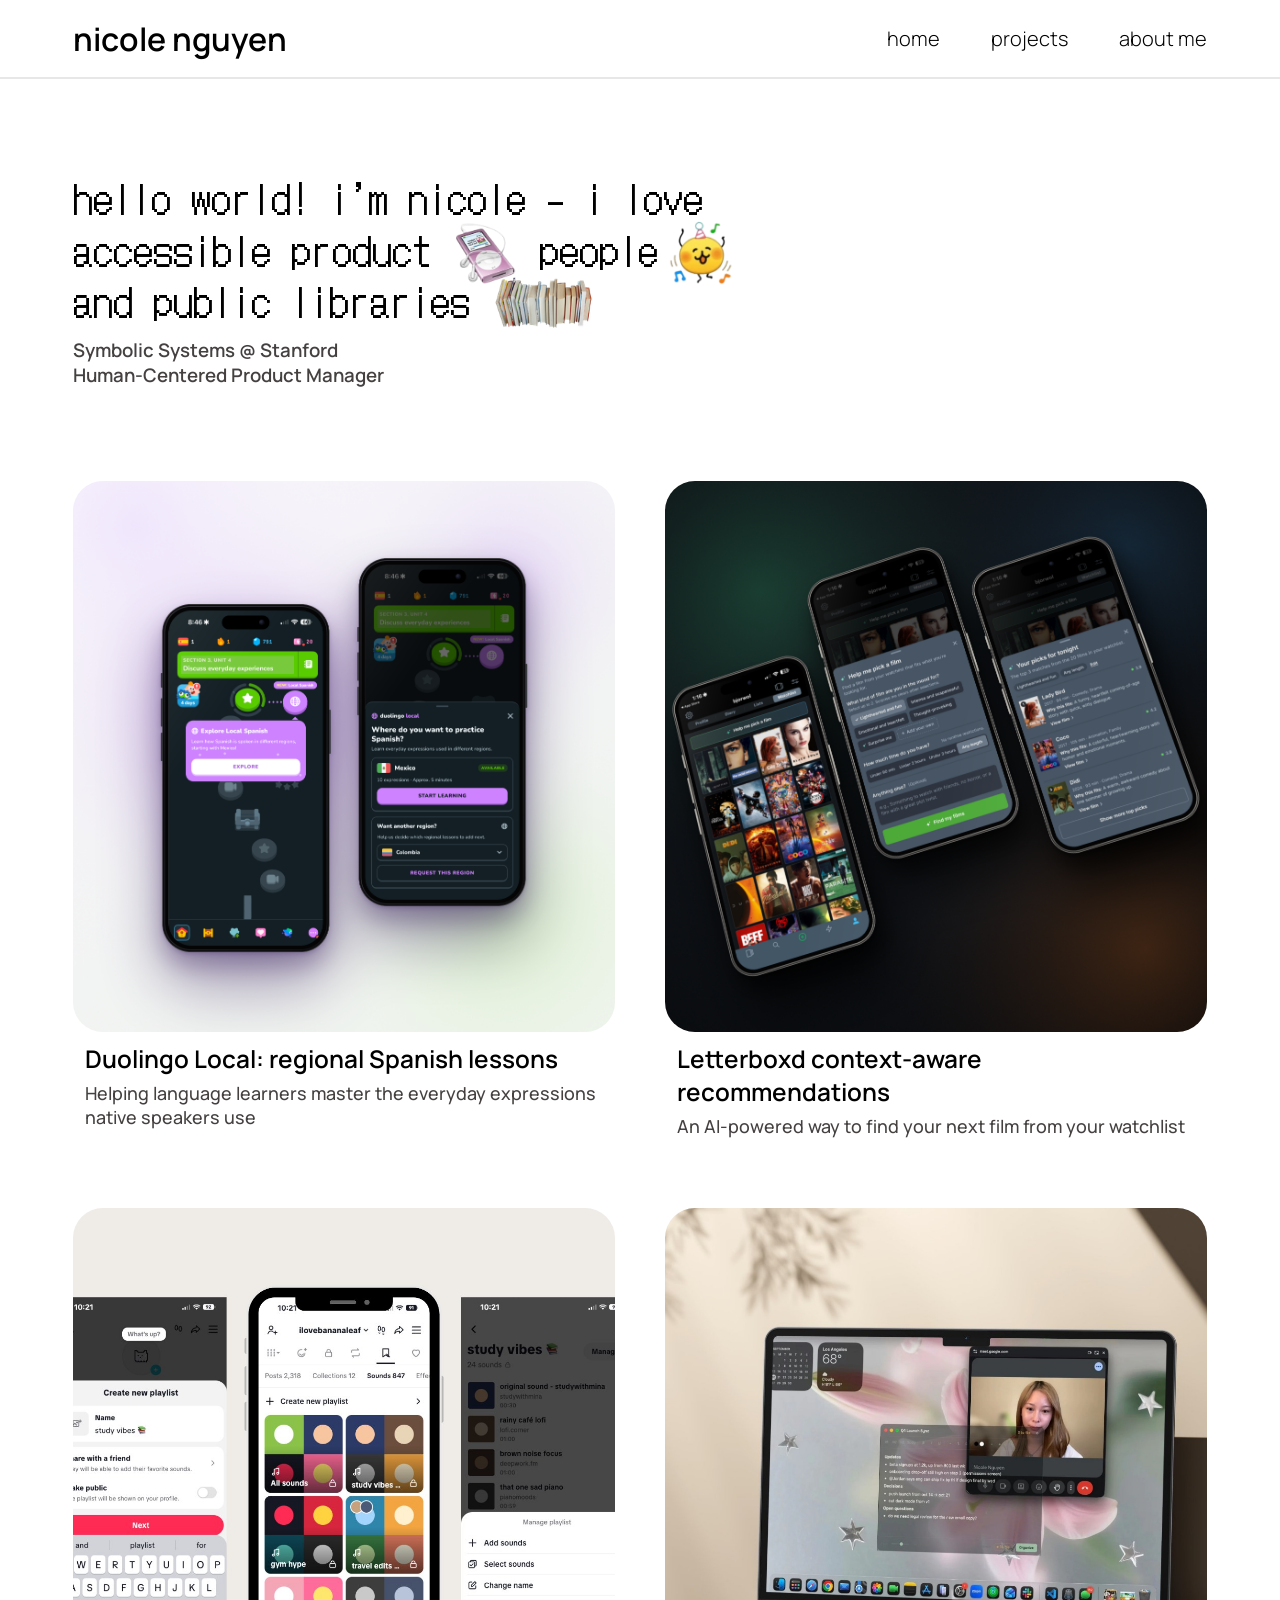
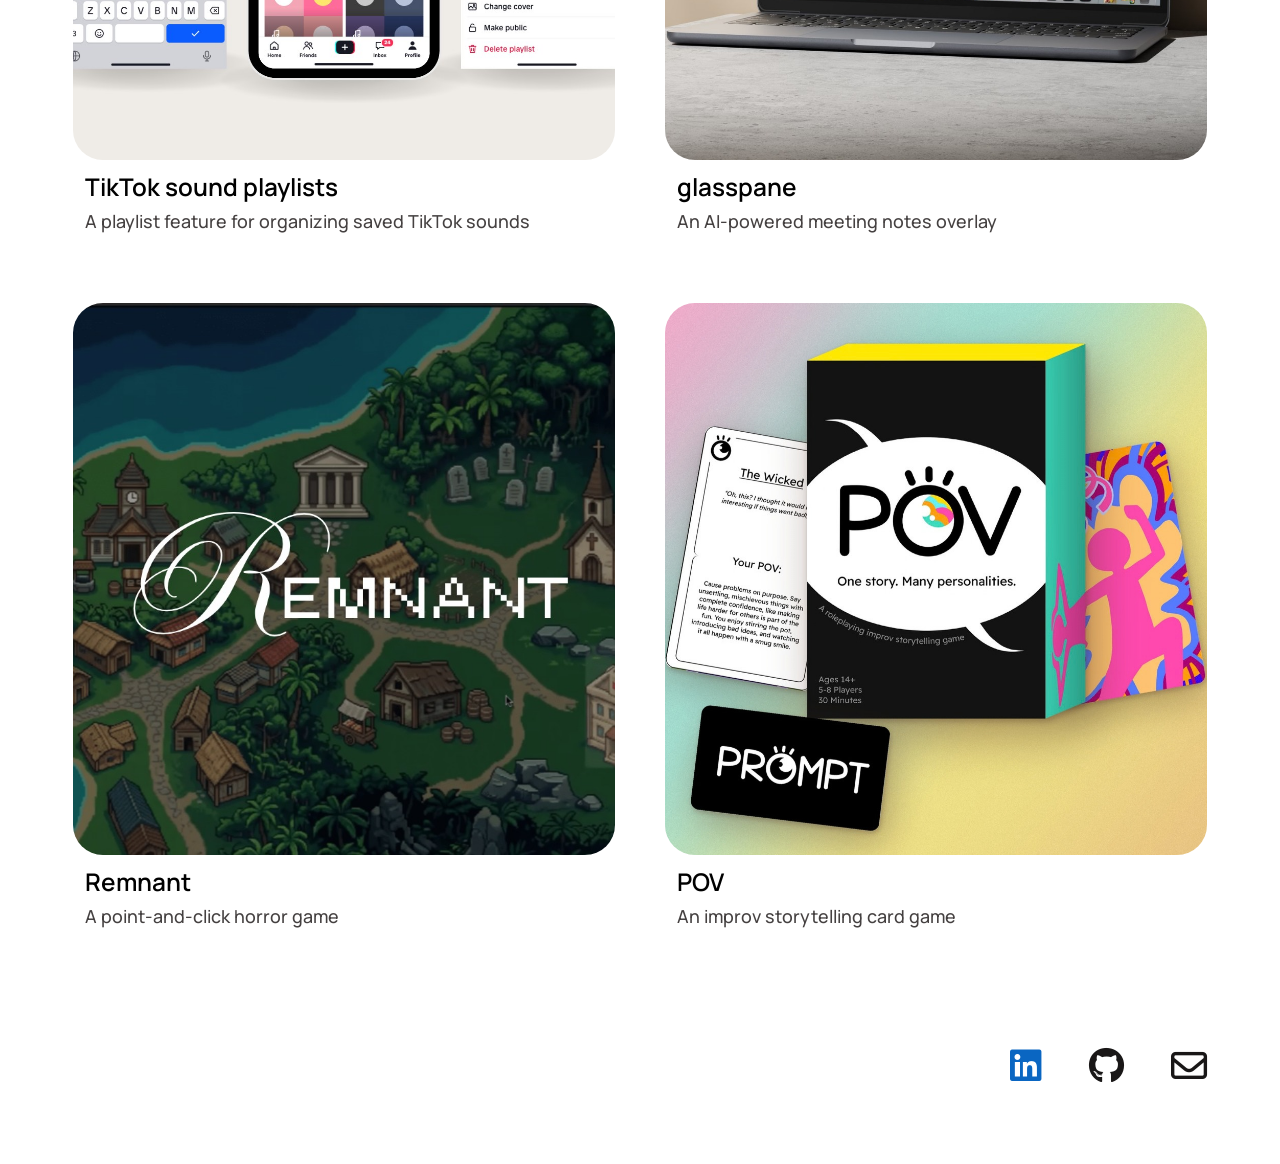
<file: index.html>
<!DOCTYPE html>
<html lang="en">
<head>
  <meta charset="UTF-8">
  <meta name="viewport" content="width=device-width, initial-scale=1">
  <title>Nicole Nguyen</title>
  <meta name="description" content="Human-centered product manager studying Human-Computer Interaction at Stanford. Case studies in product scoping, usability testing, and AI product design.">
  <meta property="og:type" content="website">
  <meta property="og:site_name" content="Nicole Nguyen">
  <meta property="og:title" content="Nicole Nguyen | Product Portfolio">
  <meta property="og:description" content="Human-centered product manager studying Human-Computer Interaction at Stanford. Case studies in product scoping, usability testing, and AI product design.">
  <meta property="og:url" content="https://nicoleunguyen.com/">
  <meta property="og:image" content="https://nicoleunguyen.com/assets/og-image.jpg">
  <meta name="twitter:card" content="summary_large_image">
  <link rel="icon" href="favicon.ico" sizes="any">
  <link rel="icon" type="image/png" sizes="32x32" href="favicon-32.png">
  <link rel="apple-touch-icon" href="apple-touch-icon.png">
  <link rel="preconnect" href="https://fonts.googleapis.com">
  <link rel="preconnect" href="https://fonts.gstatic.com" crossorigin>
  <link href="https://fonts.googleapis.com/css2?family=DotGothic16&family=Manrope:wght@200;300;400;500;600&display=swap" rel="stylesheet">
  <link rel="stylesheet" href="https://cdnjs.cloudflare.com/ajax/libs/font-awesome/6.5.1/css/all.min.css">
  <link rel="stylesheet" href="styles.css">
</head>
<body>

  <header class="site-header">
    <div class="wrap">
      <a class="logo" href="index.html">nicole nguyen</a>
      <nav class="menu" aria-label="Main">
        <a href="index.html" aria-current="page">home</a>
        <a href="index.html#projects">projects</a>
        <a href="about.html">about me</a>
      </nav>
    </div>
  </header>

  <main>
    <section class="hero wrap">
      <h1>
        hello world! i’m nicole - i love<br>
        accessible product <img class="sticker-inline flip" src="assets/sticker-product.png" alt="">
        people <img class="sticker-inline sticker-people" src="assets/sticker-people.png" alt=""><br>
        and public libraries <img class="sticker-inline sticker-lg" src="assets/sticker-libraries.png" alt="">
      </h1>
      <p class="hero-sub">Symbolic Systems @ Stanford<br>Human-Centered Product Manager</p>
    </section>

    <section id="projects" class="projects" aria-label="Projects">
      <a class="card" href="projects/duolingo.html">
        <div class="mockup" style="background-image: url('assets/duolingo-local-hero.png')" aria-hidden="true"></div>
        <div class="card-text">
          <h2>Duolingo Local: regional Spanish lessons</h2>
          <p>Helping language learners master the everyday expressions native speakers use</p>
        </div>
      </a>
      <a class="card" href="projects/letterboxd.html">
        <div class="mockup" style="background-image: url('assets/letterboxd-hero.png')" aria-hidden="true"></div>
        <div class="card-text">
          <h2>Letterboxd context-aware recommendations</h2>
          <p>An AI-powered way to find your next film from your watchlist</p>
        </div>
      </a>
      <a class="card" href="projects/tiktok.html">
        <div class="mockup" style="background-image: url('assets/mockup-tiktok.jpg')" aria-hidden="true"></div>
        <div class="card-text">
          <h2>TikTok sound playlists</h2>
          <p>A playlist feature for organizing saved TikTok sounds</p>
        </div>
      </a>
      <a class="card" href="projects/glasspane.html">
        <div class="mockup" style="background-image: url('assets/mockup-glasspane.jpg')" aria-hidden="true"></div>
        <div class="card-text">
          <h2>glasspane</h2>
          <p>An AI-powered meeting notes overlay</p>
        </div>
      </a>
      <a class="card" href="projects/remnant.html">
        <div class="mockup" style="background-image: url('assets/mockup-remnant.jpg')" aria-hidden="true"></div>
        <div class="card-text">
          <h2>Remnant</h2>
          <p>A point-and-click horror game</p>
        </div>
      </a>
      <a class="card" href="projects/pov.html">
        <div class="mockup" style="background-image: url('assets/mockup-pov.jpg')" aria-hidden="true"></div>
        <div class="card-text">
          <h2>POV</h2>
          <p>An improv storytelling card game</p>
        </div>
      </a>
    </section>

  </main>

  <footer class="site-footer">
    <div class="wrap">
      <a href="https://www.linkedin.com/in/nicoleunguyen/" aria-label="LinkedIn"><i class="fa-brands fa-linkedin icon-linkedin"></i></a>
      <a href="https://github.com/bjorwol" aria-label="GitHub"><i class="fa-brands fa-github"></i></a>
      <a href="mailto:nicoleunnguyen@gmail.com" aria-label="Email"><i class="fa-regular fa-envelope"></i></a>
    </div>
  </footer>

</body>
</html>
</file>
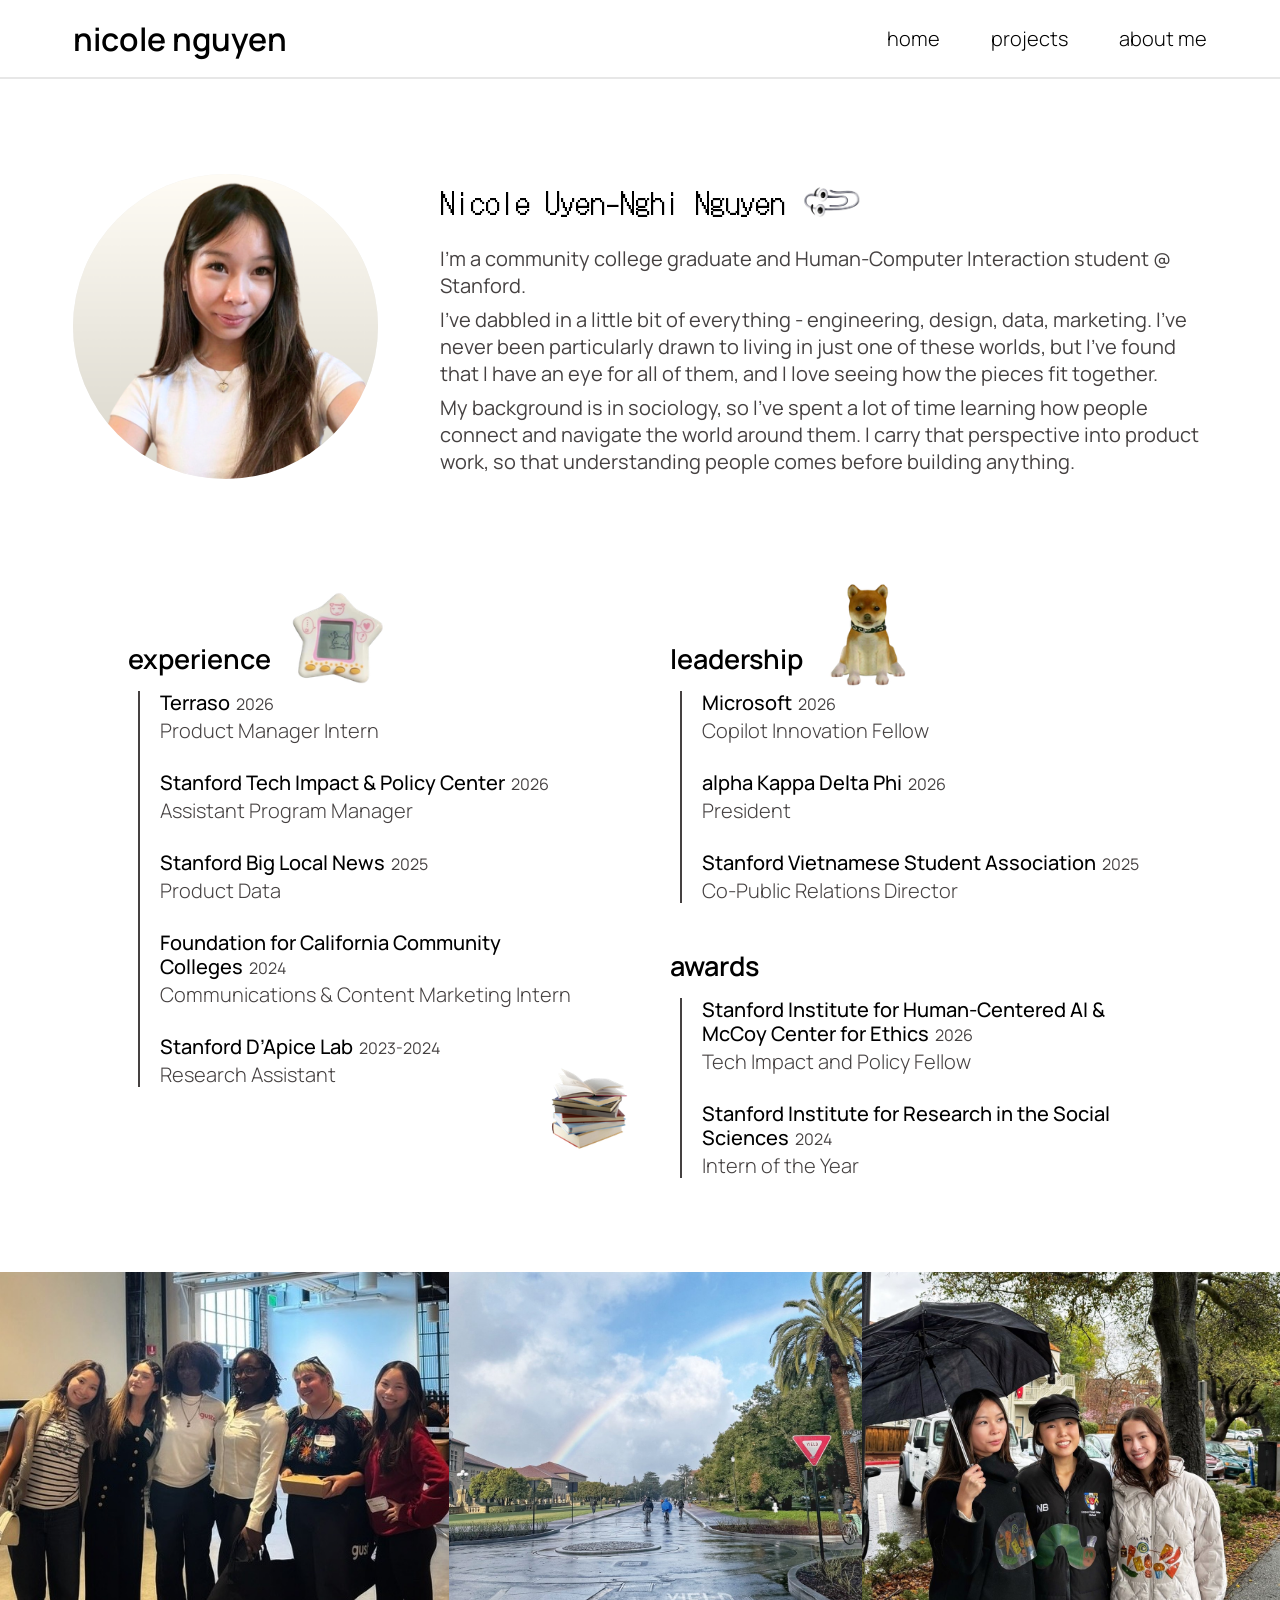
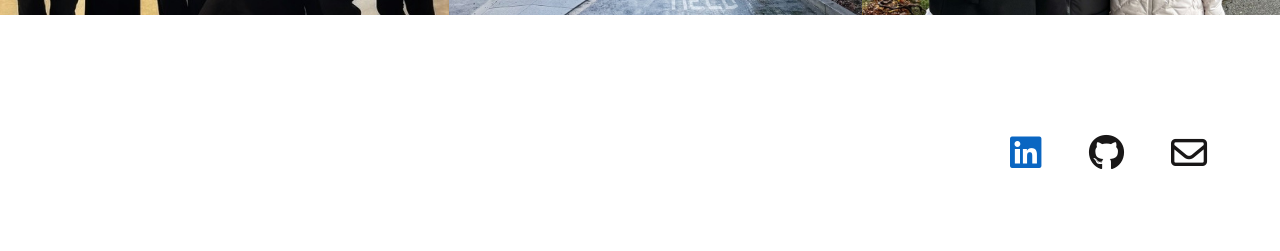
<file: about.html>
<!DOCTYPE html>
<html lang="en">
<head>
  <meta charset="UTF-8">
  <meta name="viewport" content="width=device-width, initial-scale=1">
  <title>About | Nicole Nguyen</title>
  <meta name="description" content="Nicole Nguyen: accessible product, people, and public libraries.">
  <link rel="preconnect" href="https://fonts.googleapis.com">
  <link rel="preconnect" href="https://fonts.gstatic.com" crossorigin>
  <link href="https://fonts.googleapis.com/css2?family=DotGothic16&family=Manrope:wght@200;300;400;500;600&display=swap" rel="stylesheet">
  <link rel="stylesheet" href="https://cdnjs.cloudflare.com/ajax/libs/font-awesome/6.5.1/css/all.min.css">
  <link rel="stylesheet" href="styles.css">
</head>
<body>

  <header class="site-header">
    <div class="wrap">
      <a class="logo" href="index.html">nicole nguyen</a>
      <nav class="menu" aria-label="Main">
        <a href="index.html">home</a>
        <a href="index.html#projects">projects</a>
        <a href="about.html" aria-current="page">about me</a>
      </nav>
    </div>
  </header>

  <main class="about-page">
    <section class="bio" aria-label="About me">
      <img class="portrait" src="assets/portrait.png" alt="Portrait of Nicole Nguyen">
      <div class="bio-text">
        <h2>Nicole Uyen-Nghi Nguyen <img src="assets/sticker-name.png" alt=""></h2>
        <p>I’m a community college graduate and Human-Computer Interaction student @ Stanford.</p>
        <p>I’ve dabbled in a little bit of everything - engineering, design, data, marketing. I’ve never been particularly drawn to living in just one of these worlds, but I’ve found that I have an eye for all of them, and I love seeing how the pieces fit together.</p>
        <p>My background is in sociology, so I’ve spent a lot of time learning how people connect and navigate the world around them. I carry that perspective into product work, so that understanding people comes before building anything.</p>
      </div>
    </section>

    <section class="resume" aria-label="Experience, leadership, and awards">
      <div class="resume-col">
        <div class="block">
          <h3>experience <img src="assets/sticker-experience.png" alt=""></h3>
          <ul>
            <li><span class="org">Terraso</span><span class="year">2026</span><span class="title">Product Manager Intern</span></li>
            <li><span class="org">Stanford Tech Impact &amp; Policy Center</span><span class="year">2026</span><span class="title">Assistant Program Manager</span></li>
            <li><span class="org">Stanford Big Local News</span><span class="year">2025</span><span class="title">Product Data</span></li>
            <li><span class="org">Foundation for California Community Colleges</span><span class="year">2024</span><span class="title">Communications &amp; Content Marketing Intern</span></li>
            <li><span class="org">Stanford D’Apice Lab</span><span class="year">2023-2024</span><span class="title">Research Assistant</span></li>
          </ul>
        </div>
      </div>
      <div class="resume-col">
        <div class="block">
          <h3>leadership <img src="assets/sticker-leadership.png" alt=""></h3>
          <ul>
            <li><span class="org">Microsoft</span><span class="year">2026</span><span class="title">Copilot Innovation Fellow</span></li>
            <li><span class="org">alpha Kappa Delta Phi</span><span class="year">2026</span><span class="title">President</span></li>
            <li><span class="org">Stanford Vietnamese Student Association</span><span class="year">2025</span><span class="title">Co-Public Relations Director</span></li>
          </ul>
        </div>
        <div class="block">
          <h3>awards</h3>
          <ul>
            <li><span class="org">Stanford Institute for Human-Centered AI &amp; McCoy Center for Ethics</span><span class="year">2026</span><span class="title">Tech Impact and Policy Fellow</span></li>
            <li><span class="org">Stanford Institute for Research in the Social Sciences</span><span class="year">2024</span><span class="title">Intern of the Year</span></li>
          </ul>
        </div>
      </div>
      <img class="sticker-float" src="assets/sticker-awards.png" alt="" style="left: 41%; bottom: 110px;">
    </section>

    <section class="photos" aria-label="Photos">
      <img src="assets/photo-1.jpg" alt="Nicole with a group of friends indoors">
      <img src="assets/photo-2.jpg" alt="A rainbow over a rainy Stanford street">
      <img src="assets/photo-3.jpg" alt="Nicole and friends under an umbrella">
    </section>
  </main>

  <footer class="site-footer">
    <div class="wrap">
      <a href="https://www.linkedin.com/in/nicoleunguyen/" aria-label="LinkedIn"><i class="fa-brands fa-linkedin icon-linkedin"></i></a>
      <a href="https://github.com/bjorwol" aria-label="GitHub"><i class="fa-brands fa-github"></i></a>
      <a href="mailto:nicoleunnguyen@gmail.com" aria-label="Email"><i class="fa-regular fa-envelope"></i></a>
    </div>
  </footer>

</body>
</html>
</file>
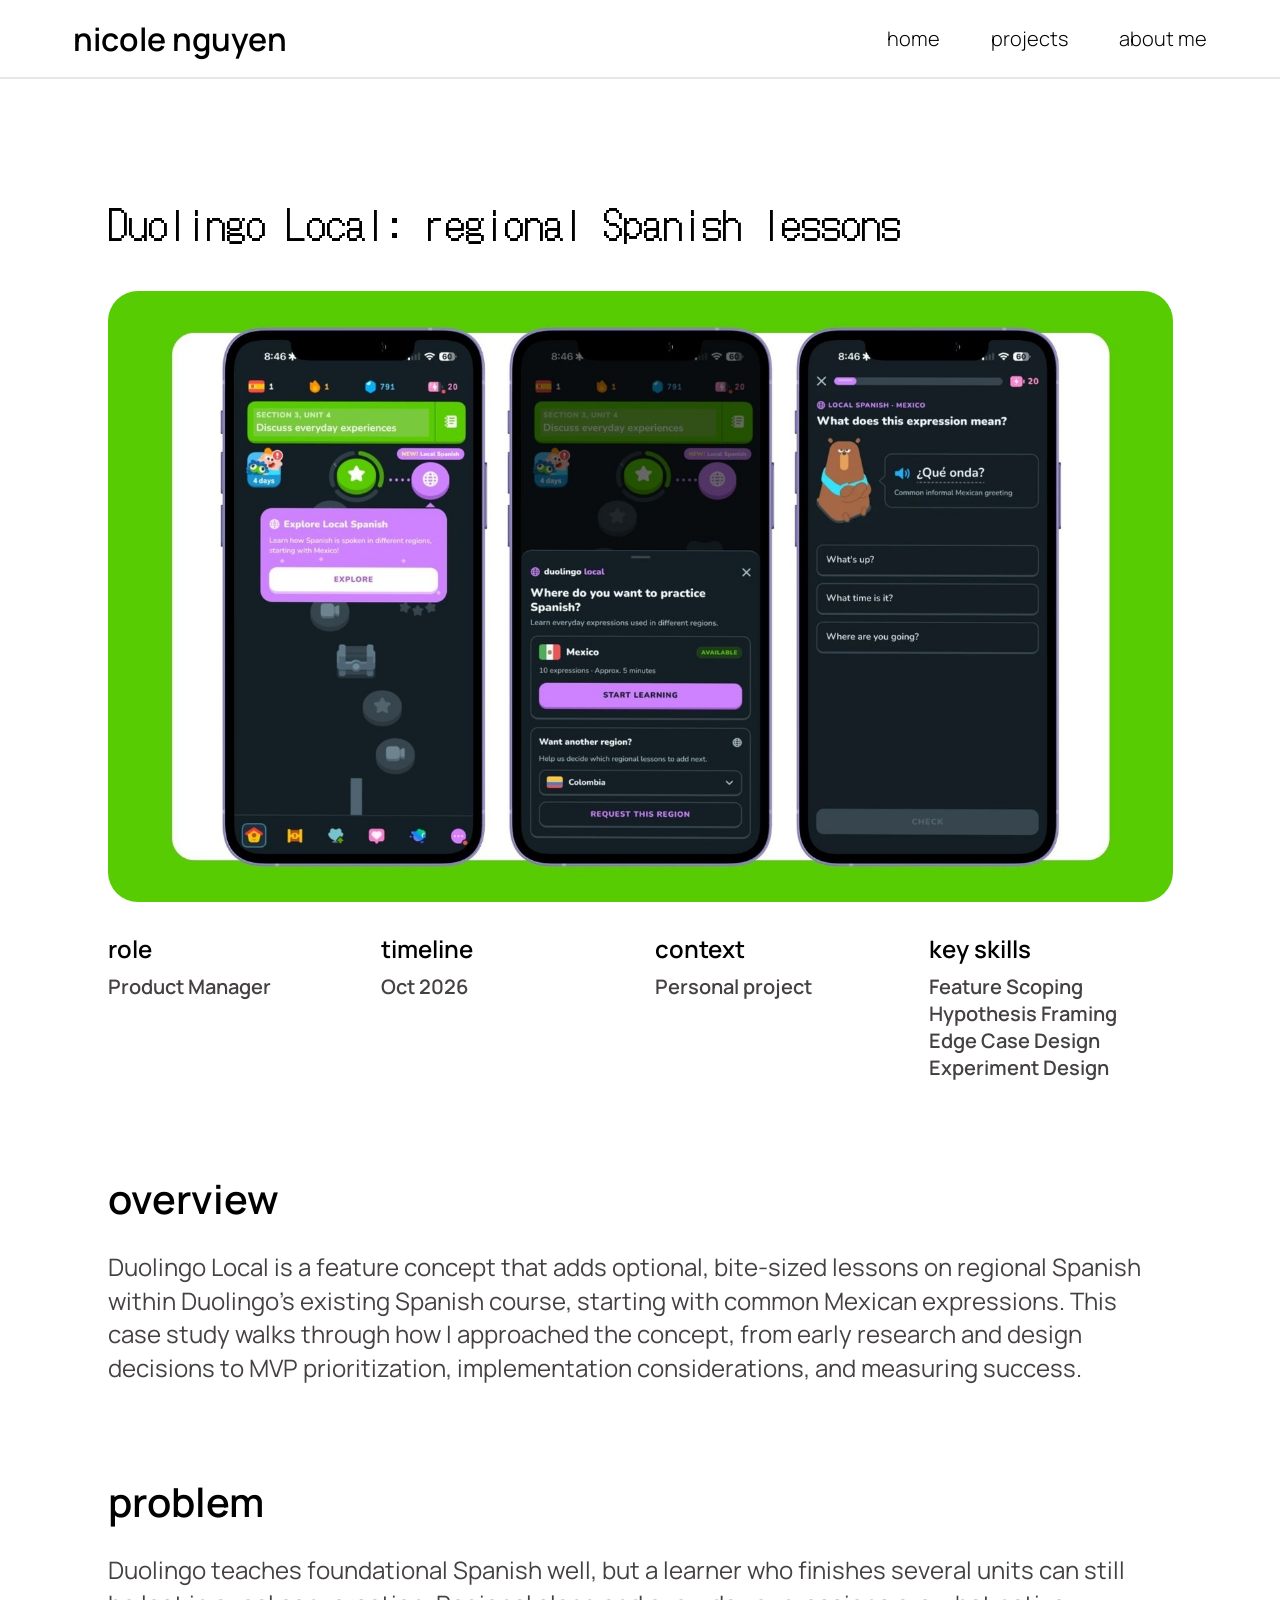
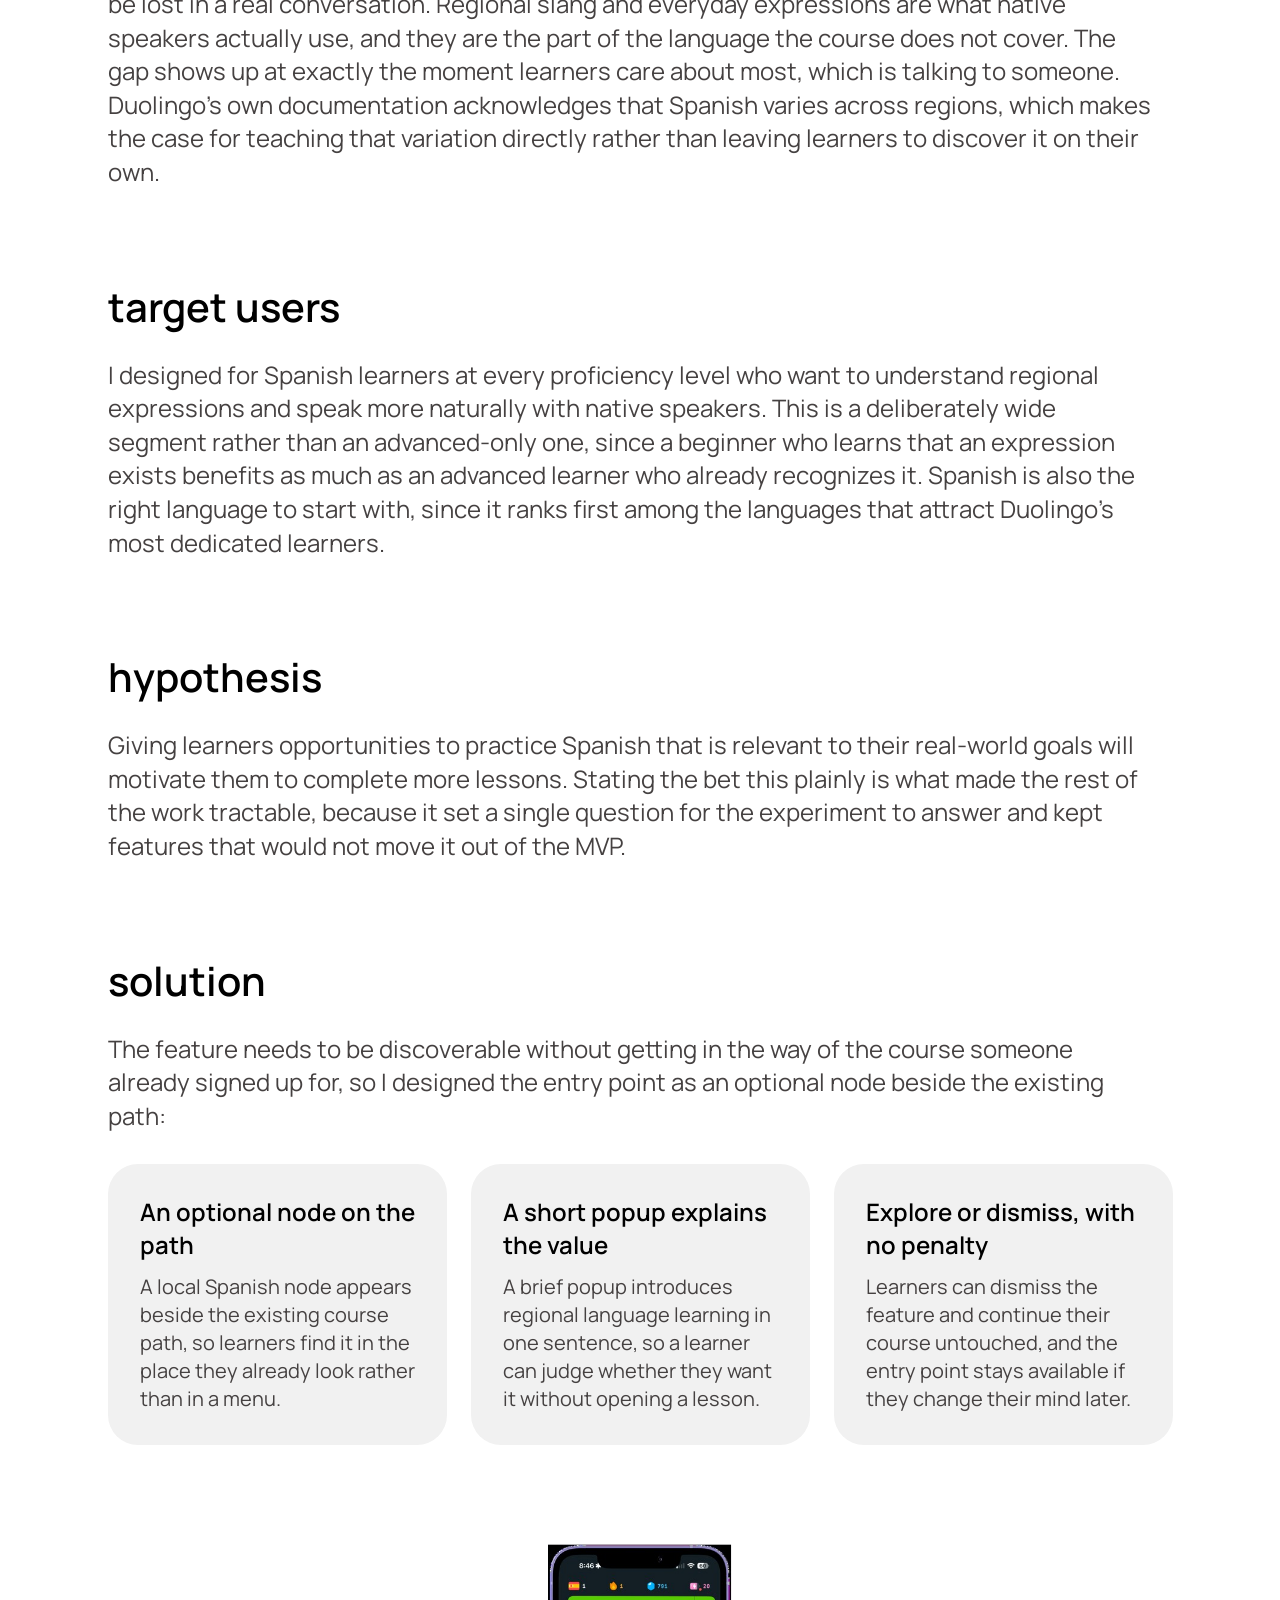
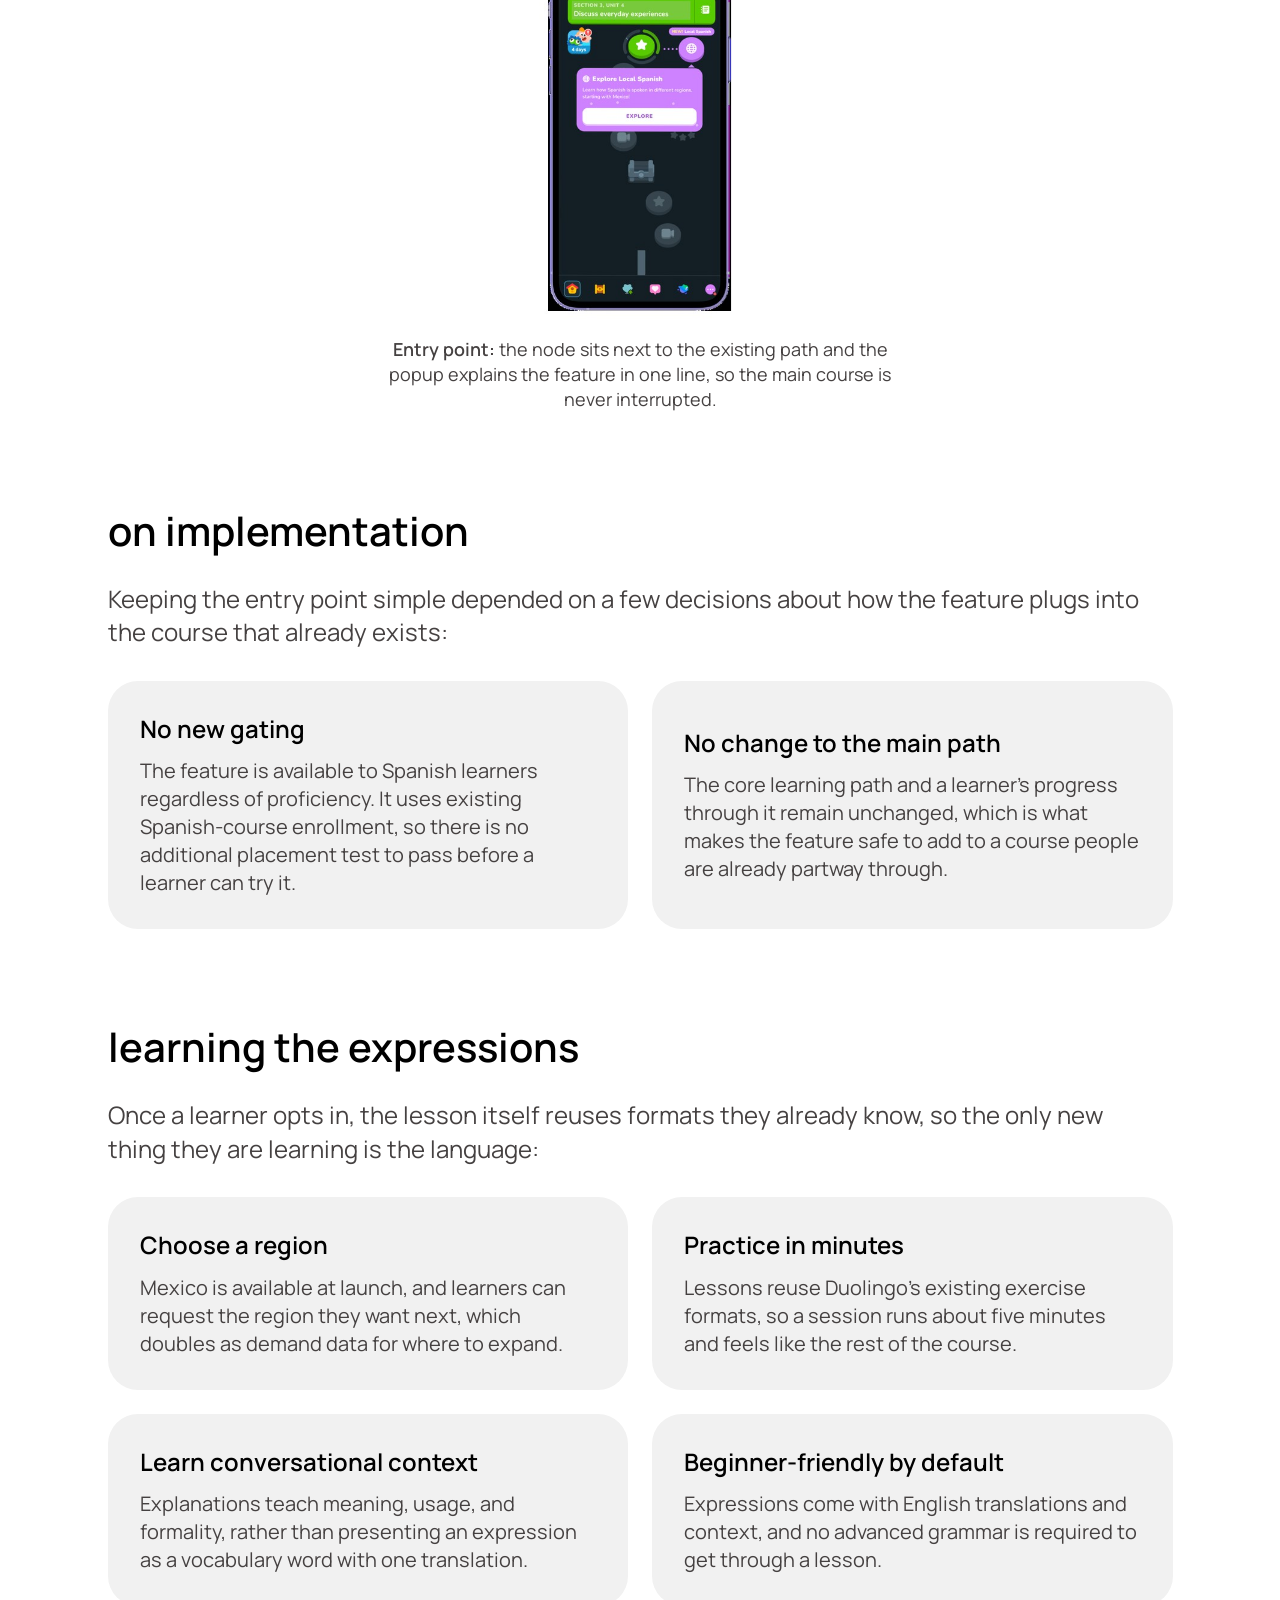
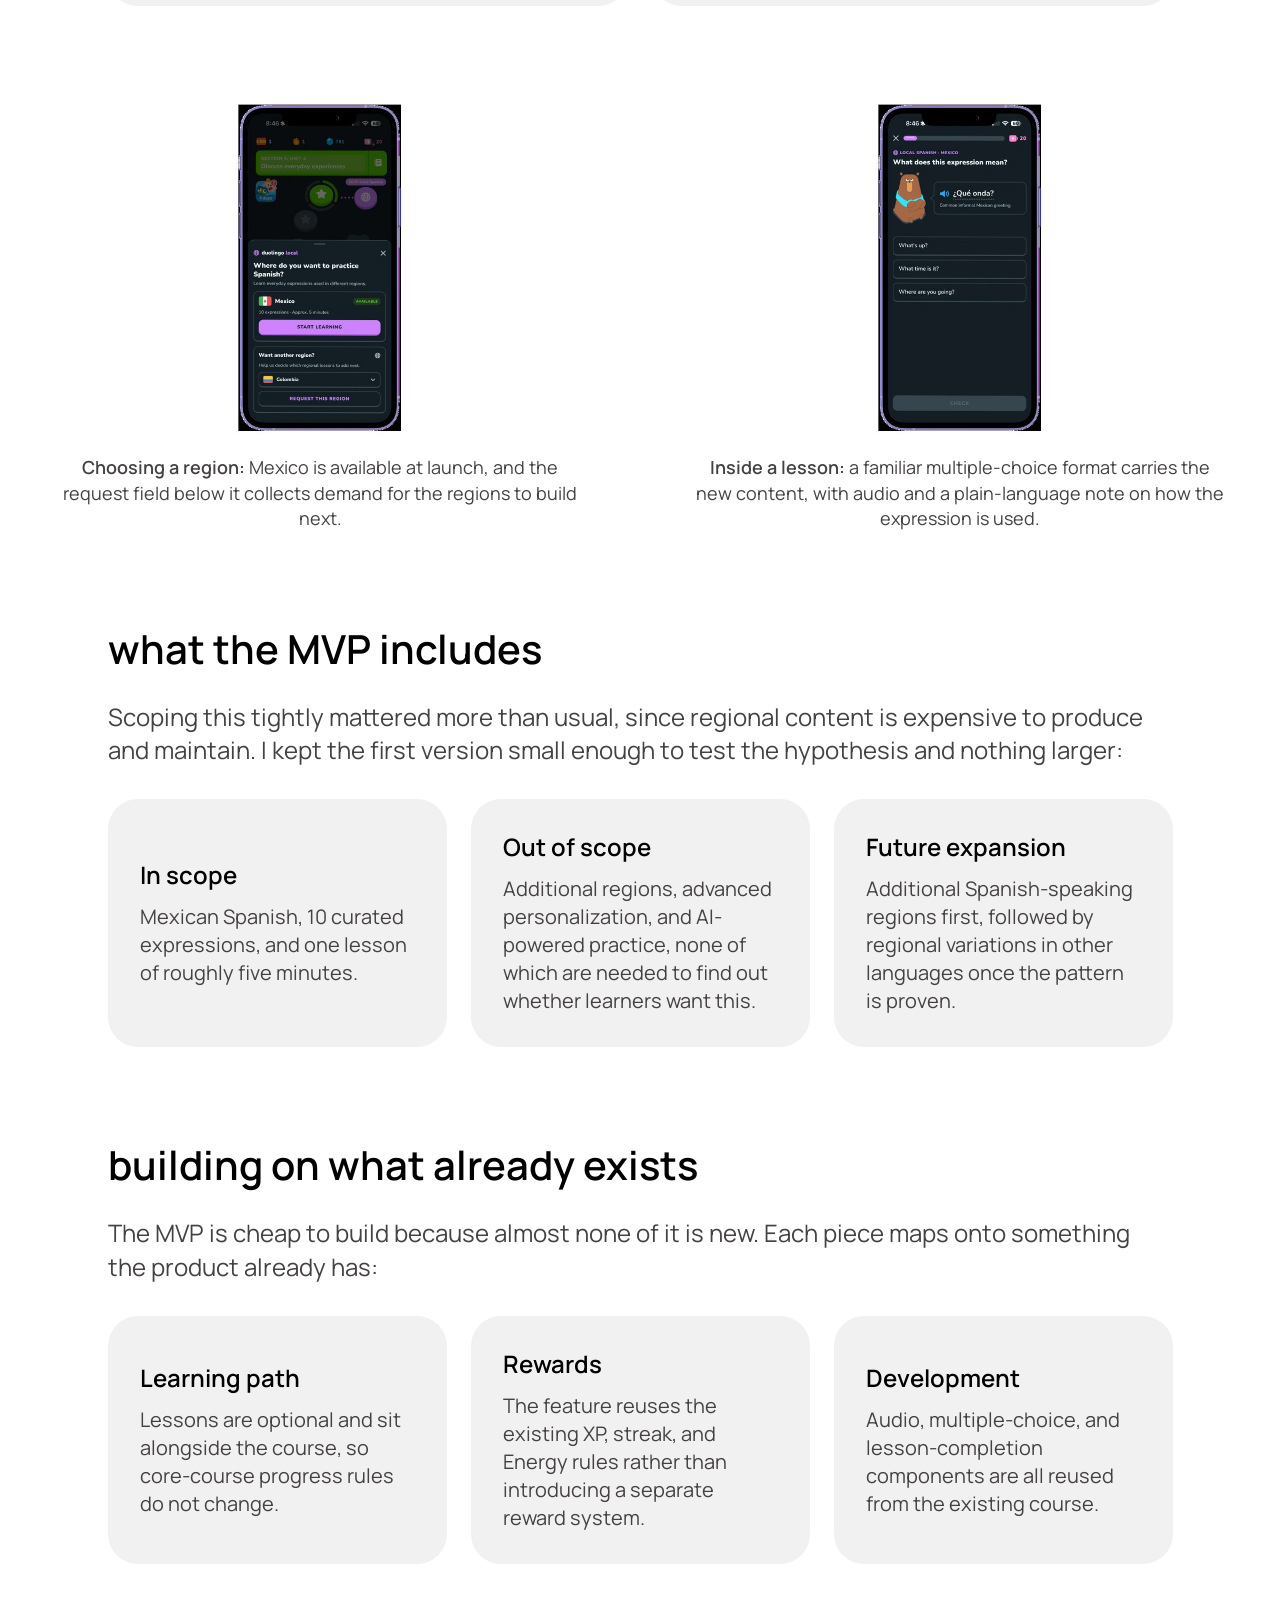
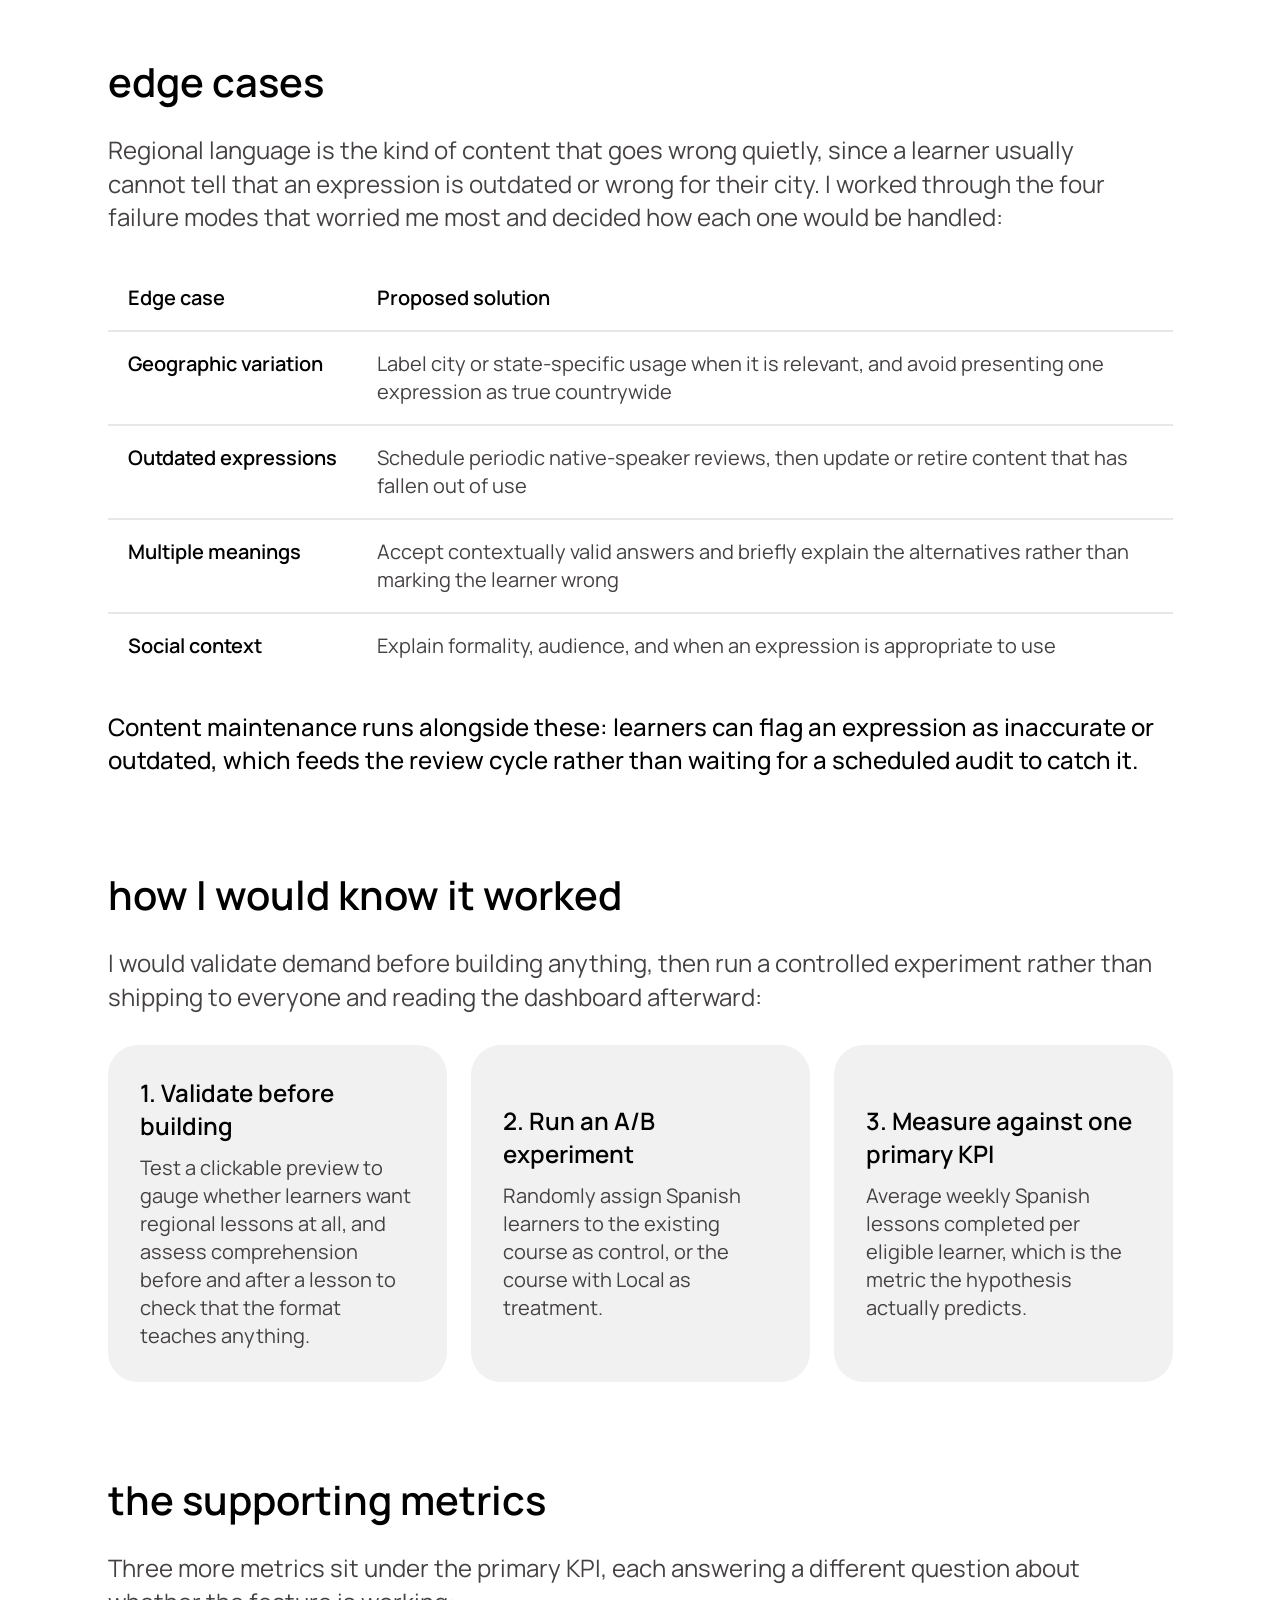
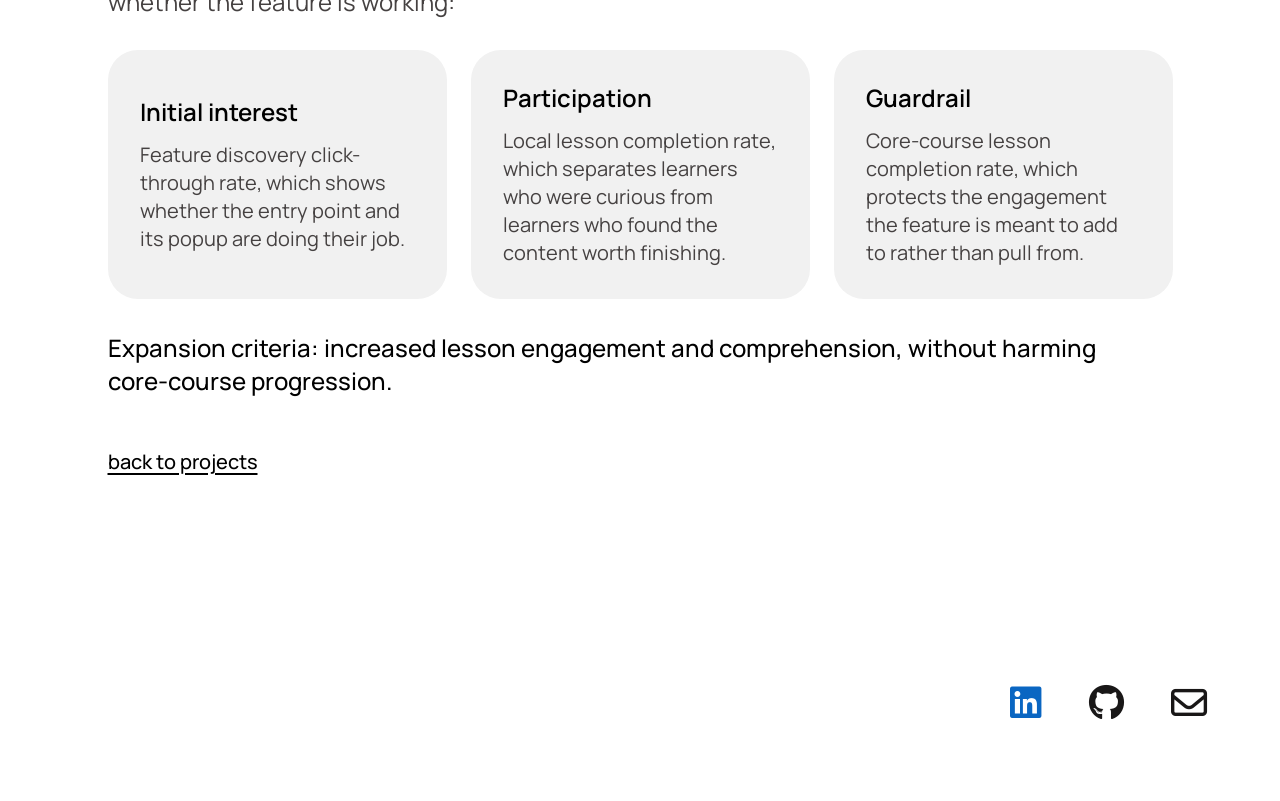
<file: projects/duolingo.html>
<!DOCTYPE html>

<html lang="en">
<head>
<meta charset="utf-8"/>
<meta content="width=device-width, initial-scale=1" name="viewport"/>
<title>Duolingo Local | Nicole Nguyen</title>
  <meta name="description" content="A feature concept adding optional regional Spanish lessons to the Duolingo course, starting with everyday Mexican expressions.">
  <meta property="og:type" content="website">
  <meta property="og:site_name" content="Nicole Nguyen">
  <meta property="og:title" content="Duolingo Local | Nicole Nguyen">
  <meta property="og:description" content="A feature concept adding optional regional Spanish lessons to the Duolingo course, starting with everyday Mexican expressions.">
  <meta property="og:url" content="https://nicoleunguyen.com/projects/duolingo.html">
  <meta property="og:image" content="https://nicoleunguyen.com/assets/hero-duolingo.jpg">
  <meta name="twitter:card" content="summary_large_image">
  <meta property="og:site_name" content="Nicole Nguyen">
  <link rel="icon" href="../favicon.ico" sizes="any">
  <link rel="icon" type="image/png" sizes="32x32" href="../favicon-32.png">
  <link rel="apple-touch-icon" href="../apple-touch-icon.png">
<link href="https://fonts.googleapis.com" rel="preconnect"/>
<link crossorigin="" href="https://fonts.gstatic.com" rel="preconnect"/>
<link href="https://fonts.googleapis.com/css2?family=DotGothic16&amp;family=Manrope:wght@200;300;400;500;600&amp;display=swap" rel="stylesheet"/>
<link href="https://cdnjs.cloudflare.com/ajax/libs/font-awesome/6.5.1/css/all.min.css" rel="stylesheet"/>
<link href="../styles.css" rel="stylesheet"/>
</head>
<body>
<header class="site-header">
<div class="wrap">
<a class="logo" href="../index.html">nicole nguyen</a>
<nav aria-label="Main" class="menu">
<a href="../index.html">home</a>
<a href="../index.html#projects">projects</a>
<a href="../about.html">about me</a>
</nav>
</div>
</header>
<main class="detail">
<h1>Duolingo Local: regional Spanish lessons</h1>
<div aria-hidden="true" class="detail-hero" style="background-image: url('../assets/hero-duolingo.jpg')"></div>
<div class="meta">
<div><h2>role</h2><p>Product Manager</p></div>
<div><h2>timeline</h2><p>Oct 2026</p></div>
<div><h2>context</h2><p>Personal project</p></div>
<div><h2>key skills</h2><ul><li>Feature Scoping</li><li>Hypothesis Framing</li><li>Edge Case Design</li><li>Experiment Design</li></ul></div>
</div>
<section class="case"><h2>overview</h2><p>Duolingo Local is a feature concept that adds optional, bite-sized lessons on regional Spanish within Duolingo’s existing Spanish course, starting with common Mexican expressions. This case study walks through how I approached the concept, from early research and design decisions to MVP prioritization, implementation considerations, and measuring success.</p></section>
<section class="case"><h2>problem</h2><p>Duolingo teaches foundational Spanish well, but a learner who finishes several units can still be lost in a real conversation. Regional slang and everyday expressions are what native speakers actually use, and they are the part of the language the course does not cover. The gap shows up at exactly the moment learners care about most, which is talking to someone. Duolingo's own documentation acknowledges that Spanish varies across regions, which makes the case for teaching that variation directly rather than leaving learners to discover it on their own.</p></section>
<section class="case"><h2>target users</h2><p>I designed for Spanish learners at every proficiency level who want to understand regional expressions and speak more naturally with native speakers. This is a deliberately wide segment rather than an advanced-only one, since a beginner who learns that an expression exists benefits as much as an advanced learner who already recognizes it. Spanish is also the right language to start with, since it ranks first among the languages that attract Duolingo's most dedicated learners.</p></section>
<section class="case"><h2>hypothesis</h2><p>Giving learners opportunities to practice Spanish that is relevant to their real-world goals will motivate them to complete more lessons. Stating the bet this plainly is what made the rest of the work tractable, because it set a single question for the experiment to answer and kept features that would not move it out of the MVP.</p></section>
<section class="case"><h2>solution</h2><p>The feature needs to be discoverable without getting in the way of the course someone already signed up for, so I designed the entry point as an optional node beside the existing path:</p><div class="boxes boxes-3"><div class="box"><h3>An optional node on the path</h3><p>A local Spanish node appears beside the existing course path, so learners find it in the place they already look rather than in a menu.</p></div><div class="box"><h3>A short popup explains the value</h3><p>A brief popup introduces regional language learning in one sentence, so a learner can judge whether they want it without opening a lesson.</p></div><div class="box"><h3>Explore or dismiss, with no penalty</h3><p>Learners can dismiss the feature and continue their course untouched, and the entry point stays available if they change their mind later.</p></div></div></section>
</main>
<section aria-label="Screens" class="detail-photos detail-photos-1">
<figure class="row-fig"><img src="../assets/duo-entry.jpg" alt="The Duolingo course path with a local Spanish node and an Explore Local Spanish popup beside it"/><figcaption><strong>Entry point:</strong> the node sits next to the existing path and the popup explains the feature in one line, so the main course is never interrupted.</figcaption></figure>
</section>
<div class="detail detail-rest">
<section class="case"><h2>on implementation</h2><p>Keeping the entry point simple depended on a few decisions about how the feature plugs into the course that already exists:</p><div class="boxes boxes-2"><div class="box"><h3>No new gating</h3><p>The feature is available to Spanish learners regardless of proficiency. It uses existing Spanish-course enrollment, so there is no additional placement test to pass before a learner can try it.</p></div><div class="box"><h3>No change to the main path</h3><p>The core learning path and a learner's progress through it remain unchanged, which is what makes the feature safe to add to a course people are already partway through.</p></div></div></section>
<section class="case"><h2>learning the expressions</h2><p>Once a learner opts in, the lesson itself reuses formats they already know, so the only new thing they are learning is the language:</p><div class="boxes boxes-4"><div class="box"><h3>Choose a region</h3><p>Mexico is available at launch, and learners can request the region they want next, which doubles as demand data for where to expand.</p></div><div class="box"><h3>Practice in minutes</h3><p>Lessons reuse Duolingo's existing exercise formats, so a session runs about five minutes and feels like the rest of the course.</p></div><div class="box"><h3>Learn conversational context</h3><p>Explanations teach meaning, usage, and formality, rather than presenting an expression as a vocabulary word with one translation.</p></div><div class="box"><h3>Beginner-friendly by default</h3><p>Expressions come with English translations and context, and no advanced grammar is required to get through a lesson.</p></div></div></section>
</div>
<section aria-label="Screens" class="detail-photos detail-photos-2">
<figure class="row-fig"><img src="../assets/duo-region.jpg" alt="A bottom sheet asking where the learner wants to practice Spanish, with Mexico available and a dropdown to request another region"/><figcaption><strong>Choosing a region:</strong> Mexico is available at launch, and the request field below it collects demand for the regions to build next.</figcaption></figure>
<figure class="row-fig"><img src="../assets/duo-exercise.jpg" alt="A multiple-choice exercise asking what the expression Que onda means, with audio and three answer options"/><figcaption><strong>Inside a lesson:</strong> a familiar multiple-choice format carries the new content, with audio and a plain-language note on how the expression is used.</figcaption></figure>
</section>
<div class="detail detail-rest">
<section class="case"><h2>what the MVP includes</h2><p>Scoping this tightly mattered more than usual, since regional content is expensive to produce and maintain. I kept the first version small enough to test the hypothesis and nothing larger:</p><div class="boxes boxes-3"><div class="box"><h3>In scope</h3><p>Mexican Spanish, 10 curated expressions, and one lesson of roughly five minutes.</p></div><div class="box"><h3>Out of scope</h3><p>Additional regions, advanced personalization, and AI-powered practice, none of which are needed to find out whether learners want this.</p></div><div class="box"><h3>Future expansion</h3><p>Additional Spanish-speaking regions first, followed by regional variations in other languages once the pattern is proven.</p></div></div></section>
<section class="case"><h2>building on what already exists</h2><p>The MVP is cheap to build because almost none of it is new. Each piece maps onto something the product already has:</p><div class="boxes boxes-3"><div class="box"><h3>Learning path</h3><p>Lessons are optional and sit alongside the course, so core-course progress rules do not change.</p></div><div class="box"><h3>Rewards</h3><p>The feature reuses the existing XP, streak, and Energy rules rather than introducing a separate reward system.</p></div><div class="box"><h3>Development</h3><p>Audio, multiple-choice, and lesson-completion components are all reused from the existing course.</p></div></div></section>
<section class="case"><h2>edge cases</h2><p>Regional language is the kind of content that goes wrong quietly, since a learner usually cannot tell that an expression is outdated or wrong for their city. I worked through the four failure modes that worried me most and decided how each one would be handled:</p><div class="table-wrap"><table class="case-table">
<thead><tr><th scope="col">Edge case</th><th scope="col">Proposed solution</th></tr></thead>
<tbody>
<tr><th scope="row">Geographic variation</th><td>Label city or state-specific usage when it is relevant, and avoid presenting one expression as true countrywide</td></tr>
<tr><th scope="row">Outdated expressions</th><td>Schedule periodic native-speaker reviews, then update or retire content that has fallen out of use</td></tr>
<tr><th scope="row">Multiple meanings</th><td>Accept contextually valid answers and briefly explain the alternatives rather than marking the learner wrong</td></tr>
<tr><th scope="row">Social context</th><td>Explain formality, audience, and when an expression is appropriate to use</td></tr>
</tbody></table></div><p class="case-note">Content maintenance runs alongside these: learners can flag an expression as inaccurate or outdated, which feeds the review cycle rather than waiting for a scheduled audit to catch it.</p></section>
<section class="case"><h2>how I would know it worked</h2><p>I would validate demand before building anything, then run a controlled experiment rather than shipping to everyone and reading the dashboard afterward:</p><div class="boxes boxes-3"><div class="box"><h3>1. Validate before building</h3><p>Test a clickable preview to gauge whether learners want regional lessons at all, and assess comprehension before and after a lesson to check that the format teaches anything.</p></div><div class="box"><h3>2. Run an A/B experiment</h3><p>Randomly assign Spanish learners to the existing course as control, or the course with Local as treatment.</p></div><div class="box"><h3>3. Measure against one primary KPI</h3><p>Average weekly Spanish lessons completed per eligible learner, which is the metric the hypothesis actually predicts.</p></div></div></section>
<section class="case"><h2>the supporting metrics</h2><p>Three more metrics sit under the primary KPI, each answering a different question about whether the feature is working:</p><div class="boxes boxes-3"><div class="box"><h3>Initial interest</h3><p>Feature discovery click-through rate, which shows whether the entry point and its popup are doing their job.</p></div><div class="box"><h3>Participation</h3><p>Local lesson completion rate, which separates learners who were curious from learners who found the content worth finishing.</p></div><div class="box"><h3>Guardrail</h3><p>Core-course lesson completion rate, which protects the engagement the feature is meant to add to rather than pull from.</p></div></div><p class="case-note">Expansion criteria: increased lesson engagement and comprehension, without harming core-course progression.</p></section>
<a class="back" href="../index.html#projects">back to projects</a>
</div>
<footer class="site-footer">
<div class="wrap">
<a aria-label="LinkedIn" href="https://www.linkedin.com/in/nicoleunguyen/"><i class="fa-brands fa-linkedin icon-linkedin"></i></a>
<a aria-label="GitHub" href="https://github.com/bjorwol"><i class="fa-brands fa-github"></i></a>
<a aria-label="Email" href="mailto:nicoleunnguyen@gmail.com"><i class="fa-regular fa-envelope"></i></a>
</div>
</footer>
</body>
</html>
</file>
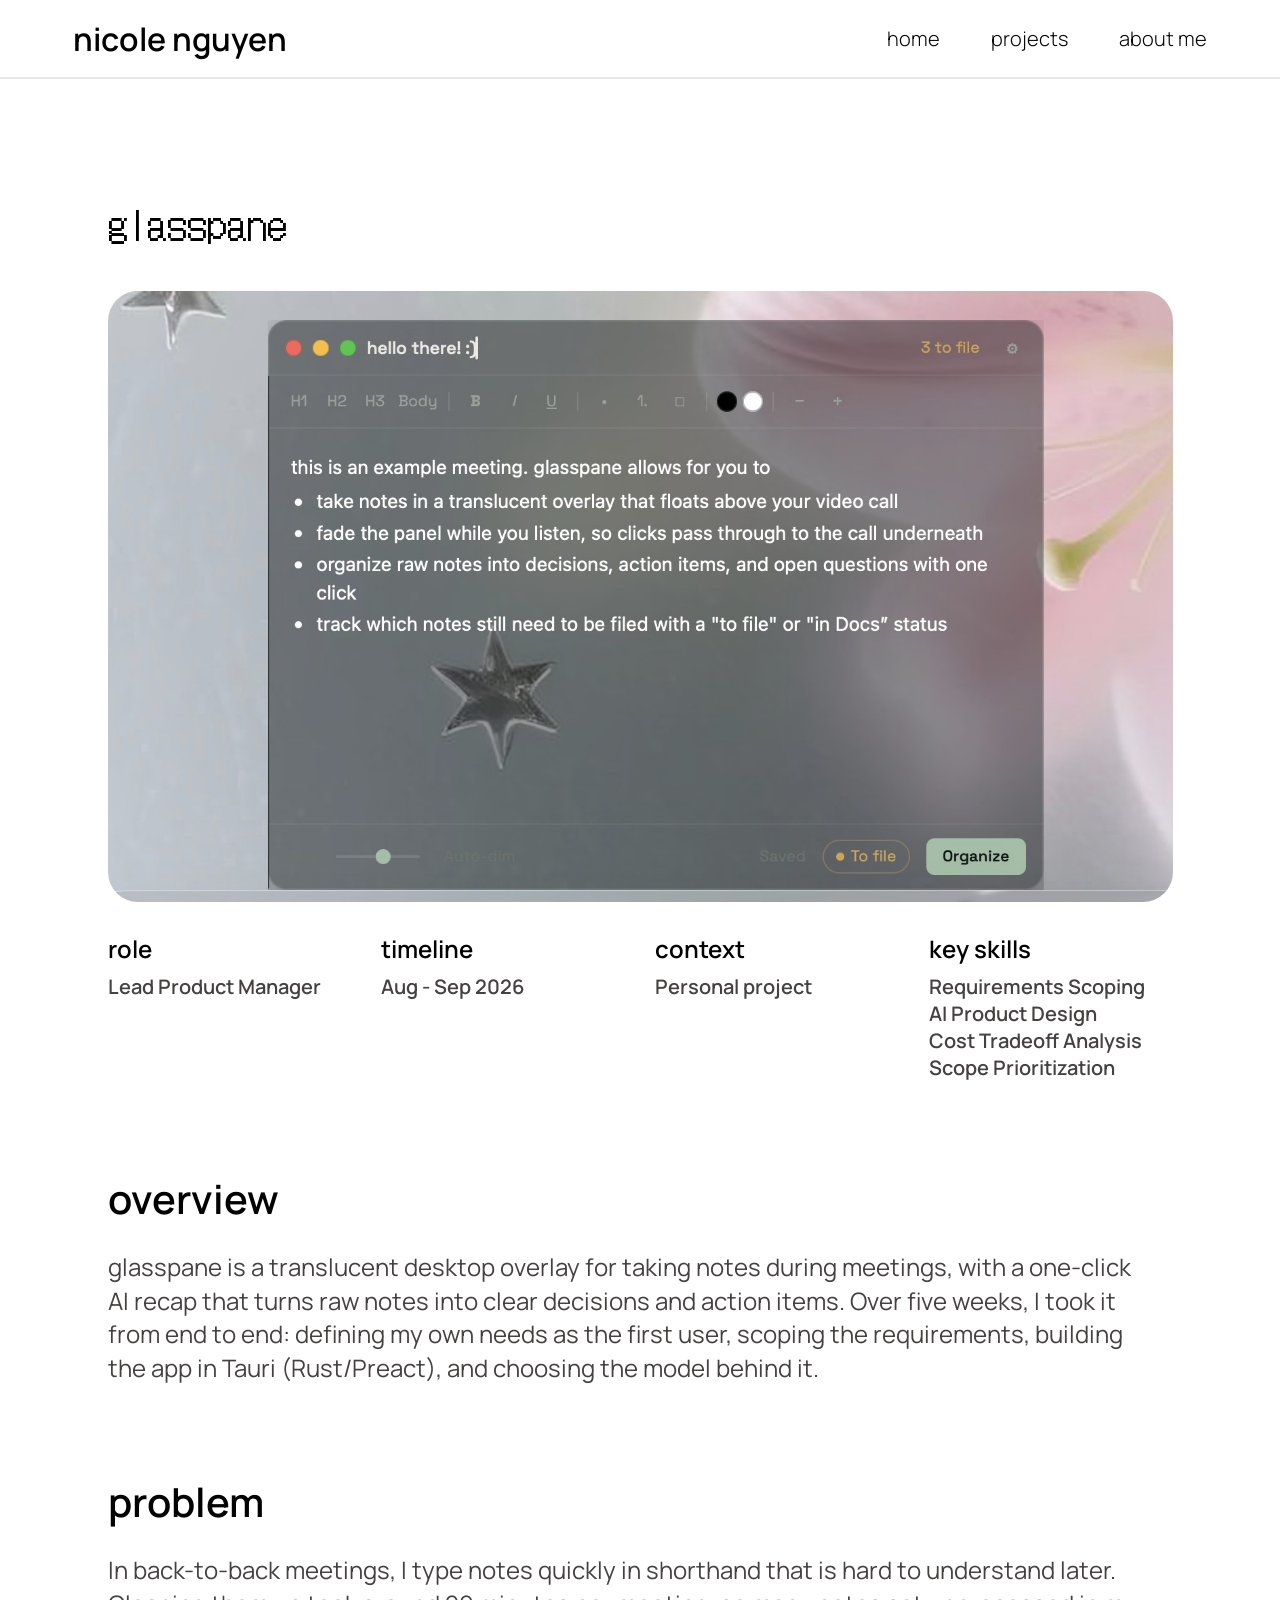
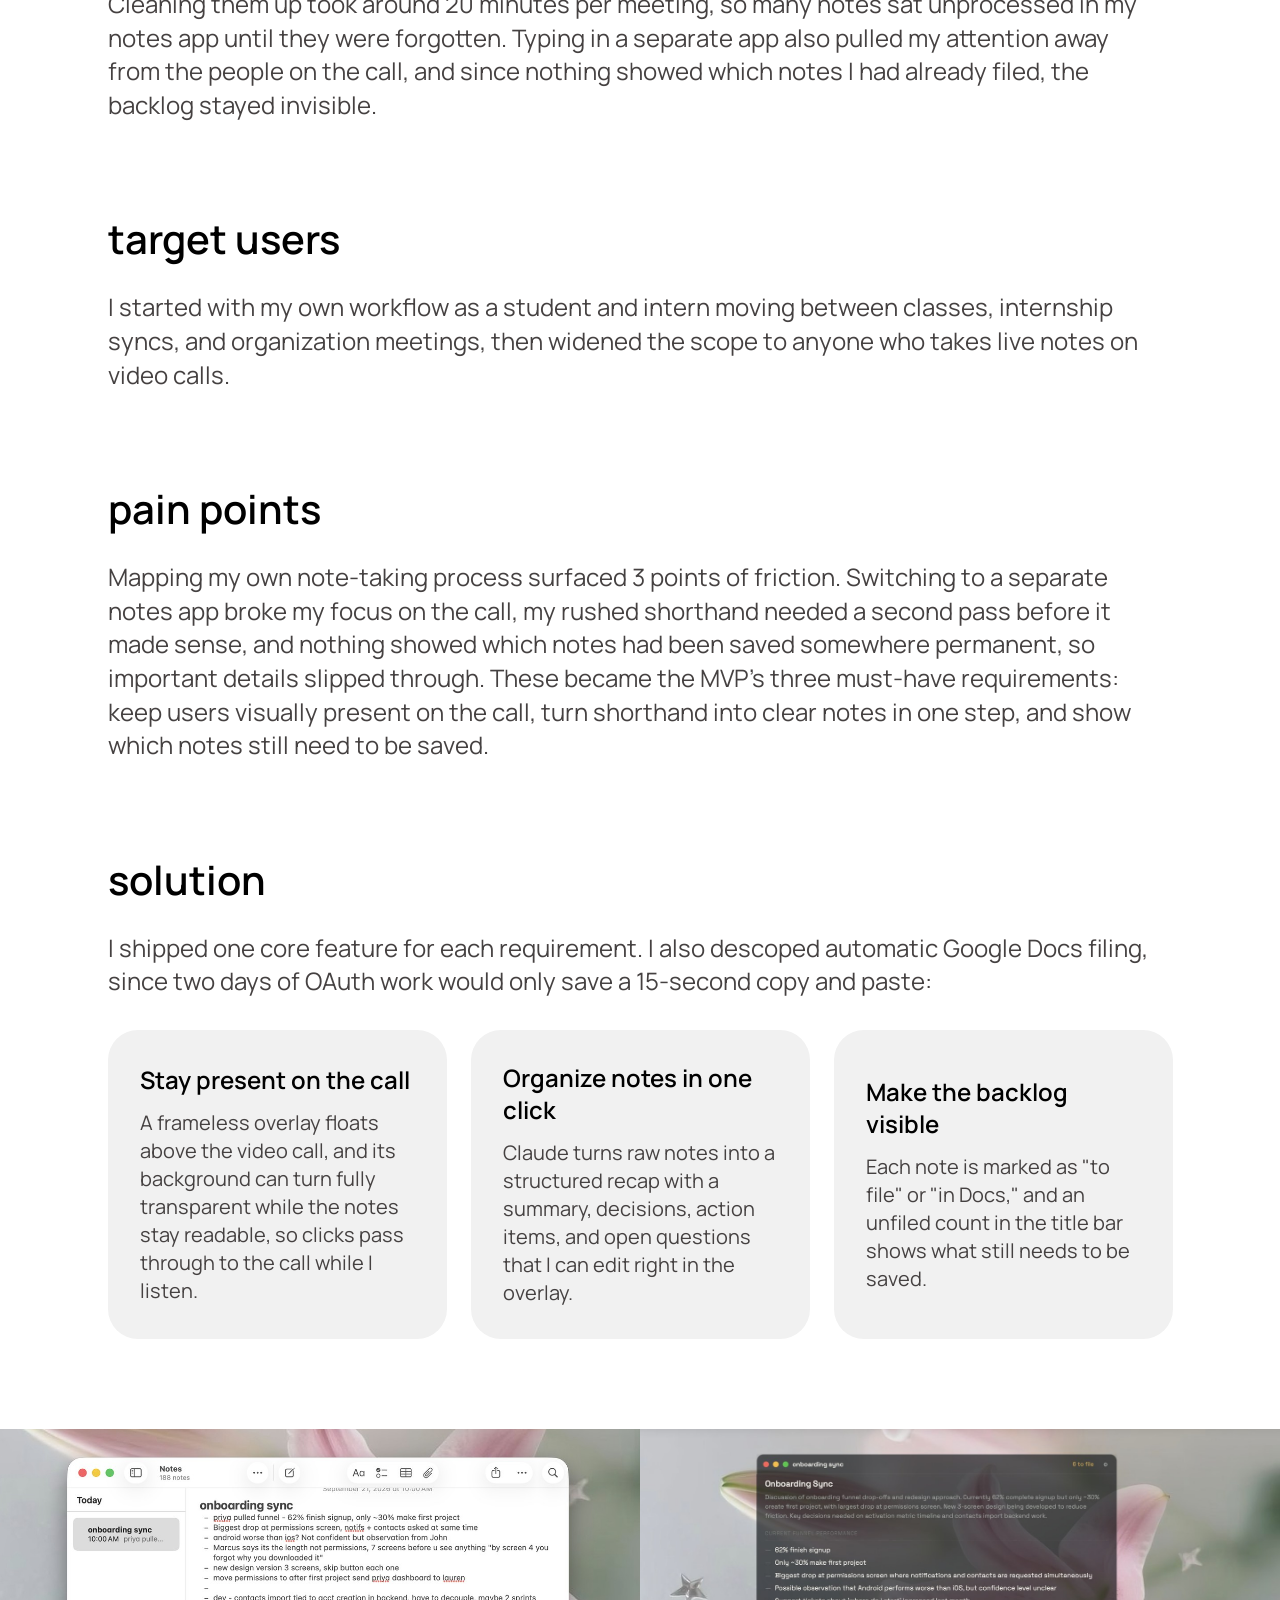
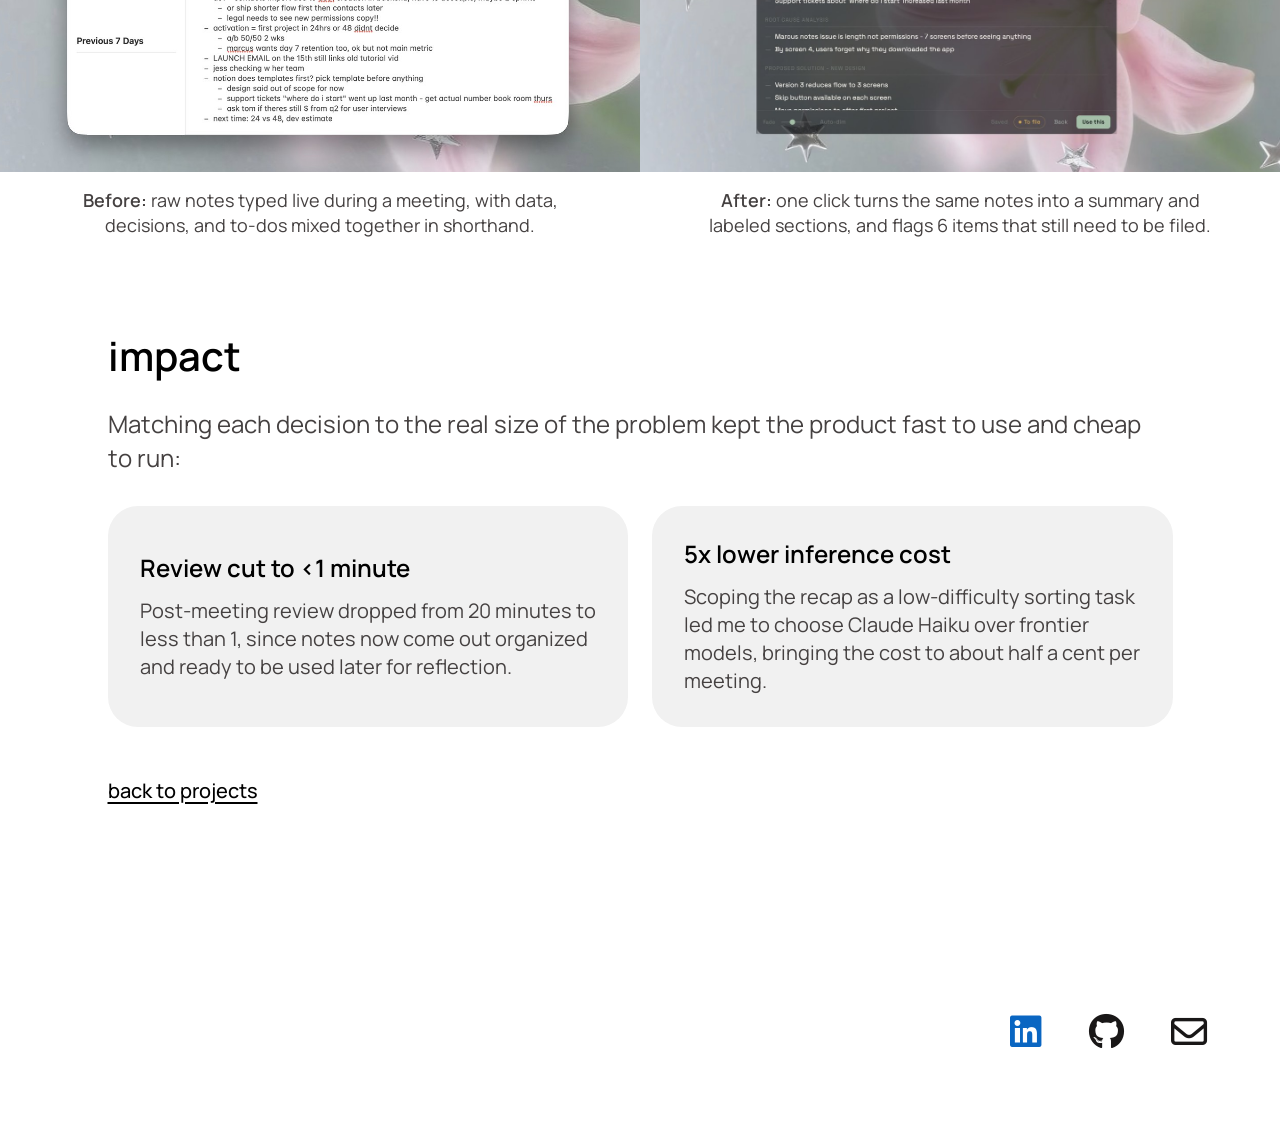
<file: projects/glasspane.html>
<!DOCTYPE html>

<html lang="en">
<head>
<meta charset="utf-8"/>
<meta content="width=device-width, initial-scale=1" name="viewport"/>
<title>glasspane | Nicole Nguyen</title>
  <meta name="description" content="A translucent meeting notes overlay with a one-click AI recap, taken from scoping to shipped app.">
  <meta property="og:type" content="website">
  <meta property="og:site_name" content="Nicole Nguyen">
  <meta property="og:title" content="glasspane | Nicole Nguyen">
  <meta property="og:description" content="A translucent meeting notes overlay with a one-click AI recap, taken from scoping to shipped app.">
  <meta property="og:url" content="https://nicoleunguyen.com/projects/glasspane.html">
  <meta property="og:image" content="https://nicoleunguyen.com/assets/hero-glasspane.jpg">
  <meta name="twitter:card" content="summary_large_image">
  <link rel="icon" href="../favicon.ico" sizes="any">
  <link rel="icon" type="image/png" sizes="32x32" href="../favicon-32.png">
  <link rel="apple-touch-icon" href="../apple-touch-icon.png">
<link href="https://fonts.googleapis.com" rel="preconnect"/>
<link crossorigin="" href="https://fonts.gstatic.com" rel="preconnect"/>
<link href="https://fonts.googleapis.com/css2?family=DotGothic16&amp;family=Manrope:wght@200;300;400;500;600&amp;display=swap" rel="stylesheet"/>
<link href="https://cdnjs.cloudflare.com/ajax/libs/font-awesome/6.5.1/css/all.min.css" rel="stylesheet"/>
<link href="../styles.css" rel="stylesheet"/>
</head>
<body>
<header class="site-header">
<div class="wrap">
<a class="logo" href="../index.html">nicole nguyen</a>
<nav aria-label="Main" class="menu">
<a href="../index.html">home</a>
<a href="../index.html#projects">projects</a>
<a href="../about.html">about me</a>
</nav>
</div>
</header>
<main class="detail">
<h1>glasspane</h1>
<div aria-hidden="true" class="detail-hero" style="background-image: url('../assets/hero-glasspane.jpg')"></div>
<div class="meta">
<div><h2>role</h2><p>Lead Product Manager</p></div>
<div><h2>timeline</h2><p>Aug - Sep 2026</p></div>
<div><h2>context</h2><p>Personal project</p></div>
<div><h2>key skills</h2><ul><li>Requirements Scoping</li><li>AI Product Design</li><li>Cost Tradeoff Analysis</li><li>Scope Prioritization</li></ul></div>
</div>
<section class="case"><h2>overview</h2><p>glasspane is a translucent desktop overlay for taking notes during meetings, with a one-click AI recap that turns raw notes into clear decisions and action items. Over five weeks, I took it from end to end: defining my own needs as the first user, scoping the requirements, building the app in Tauri (Rust/Preact), and choosing the model behind it.</p></section>
<section class="case"><h2>problem</h2><p>In back-to-back meetings, I type notes quickly in shorthand that is hard to understand later. Cleaning them up took around 20 minutes per meeting, so many notes sat unprocessed in my notes app until they were forgotten. Typing in a separate app also pulled my attention away from the people on the call, and since nothing showed which notes I had already filed, the backlog stayed invisible.</p></section>
<section class="case"><h2>target users</h2><p>I started with my own workflow as a student and intern moving between classes, internship syncs, and organization meetings, then widened the scope to anyone who takes live notes on video calls.</p></section>
<section class="case"><h2>pain points</h2><p>Mapping my own note-taking process surfaced 3 points of friction. Switching to a separate notes app broke my focus on the call, my rushed shorthand needed a second pass before it made sense, and nothing showed which notes had been saved somewhere permanent, so important details slipped through. These became the MVP's three must-have requirements: keep users visually present on the call, turn shorthand into clear notes in one step, and show which notes still need to be saved.</p></section>
<section class="case"><h2>solution</h2><p>I shipped one core feature for each requirement. I also descoped automatic Google Docs filing, since two days of OAuth work would only save a 15-second copy and paste:</p><div class="boxes boxes-3"><div class="box"><h3>Stay present on the call</h3><p>A frameless overlay floats above the video call, and its background can turn fully transparent while the notes stay readable, so clicks pass through to the call while I listen.</p></div><div class="box"><h3>Organize notes in one click</h3><p>Claude turns raw notes into a structured recap with a summary, decisions, action items, and open questions that I can edit right in the overlay.</p></div><div class="box"><h3>Make the backlog visible</h3><p>Each note is marked as &quot;to file&quot; or &quot;in Docs,&quot; and an unfiled count in the title bar shows what still needs to be saved.</p></div></div></section>
</main>
<section aria-label="Photos" class="detail-photos detail-photos-2">
<figure class="row-fig"><img src="../assets/glasspane-before.jpg" alt="Raw meeting notes typed in shorthand in Apple Notes"/><figcaption><strong>Before:</strong> raw notes typed live during a meeting, with data, decisions, and to-dos mixed together in shorthand.</figcaption></figure>
<figure class="row-fig"><img src="../assets/glasspane-after.jpg" alt="The same notes organized by glasspane into a summary and labeled sections"/><figcaption><strong>After:</strong> one click turns the same notes into a summary and labeled sections, and flags 6 items that still need to be filed.</figcaption></figure>
</section>
<div class="detail detail-rest">
<section class="case"><h2>impact</h2><p>Matching each decision to the real size of the problem kept the product fast to use and cheap to run:</p><div class="boxes boxes-2"><div class="box"><h3>Review cut to &lt;1 minute</h3><p>Post-meeting review dropped from 20 minutes to less than 1, since notes now come out organized and ready to be used later for reflection.</p></div><div class="box"><h3>5x lower inference cost</h3><p>Scoping the recap as a low-difficulty sorting task led me to choose Claude Haiku over frontier models, bringing the cost to about half a cent per meeting.</p></div></div></section>
<a class="back" href="../index.html#projects">back to projects</a>
</div>
<footer class="site-footer">
<div class="wrap">
<a aria-label="LinkedIn" href="https://www.linkedin.com/in/nicoleunguyen/"><i class="fa-brands fa-linkedin icon-linkedin"></i></a>
<a aria-label="GitHub" href="https://github.com/bjorwol"><i class="fa-brands fa-github"></i></a>
<a aria-label="Email" href="mailto:nicoleunnguyen@gmail.com"><i class="fa-regular fa-envelope"></i></a>
</div>
</footer>
</body>
</html>
</file>
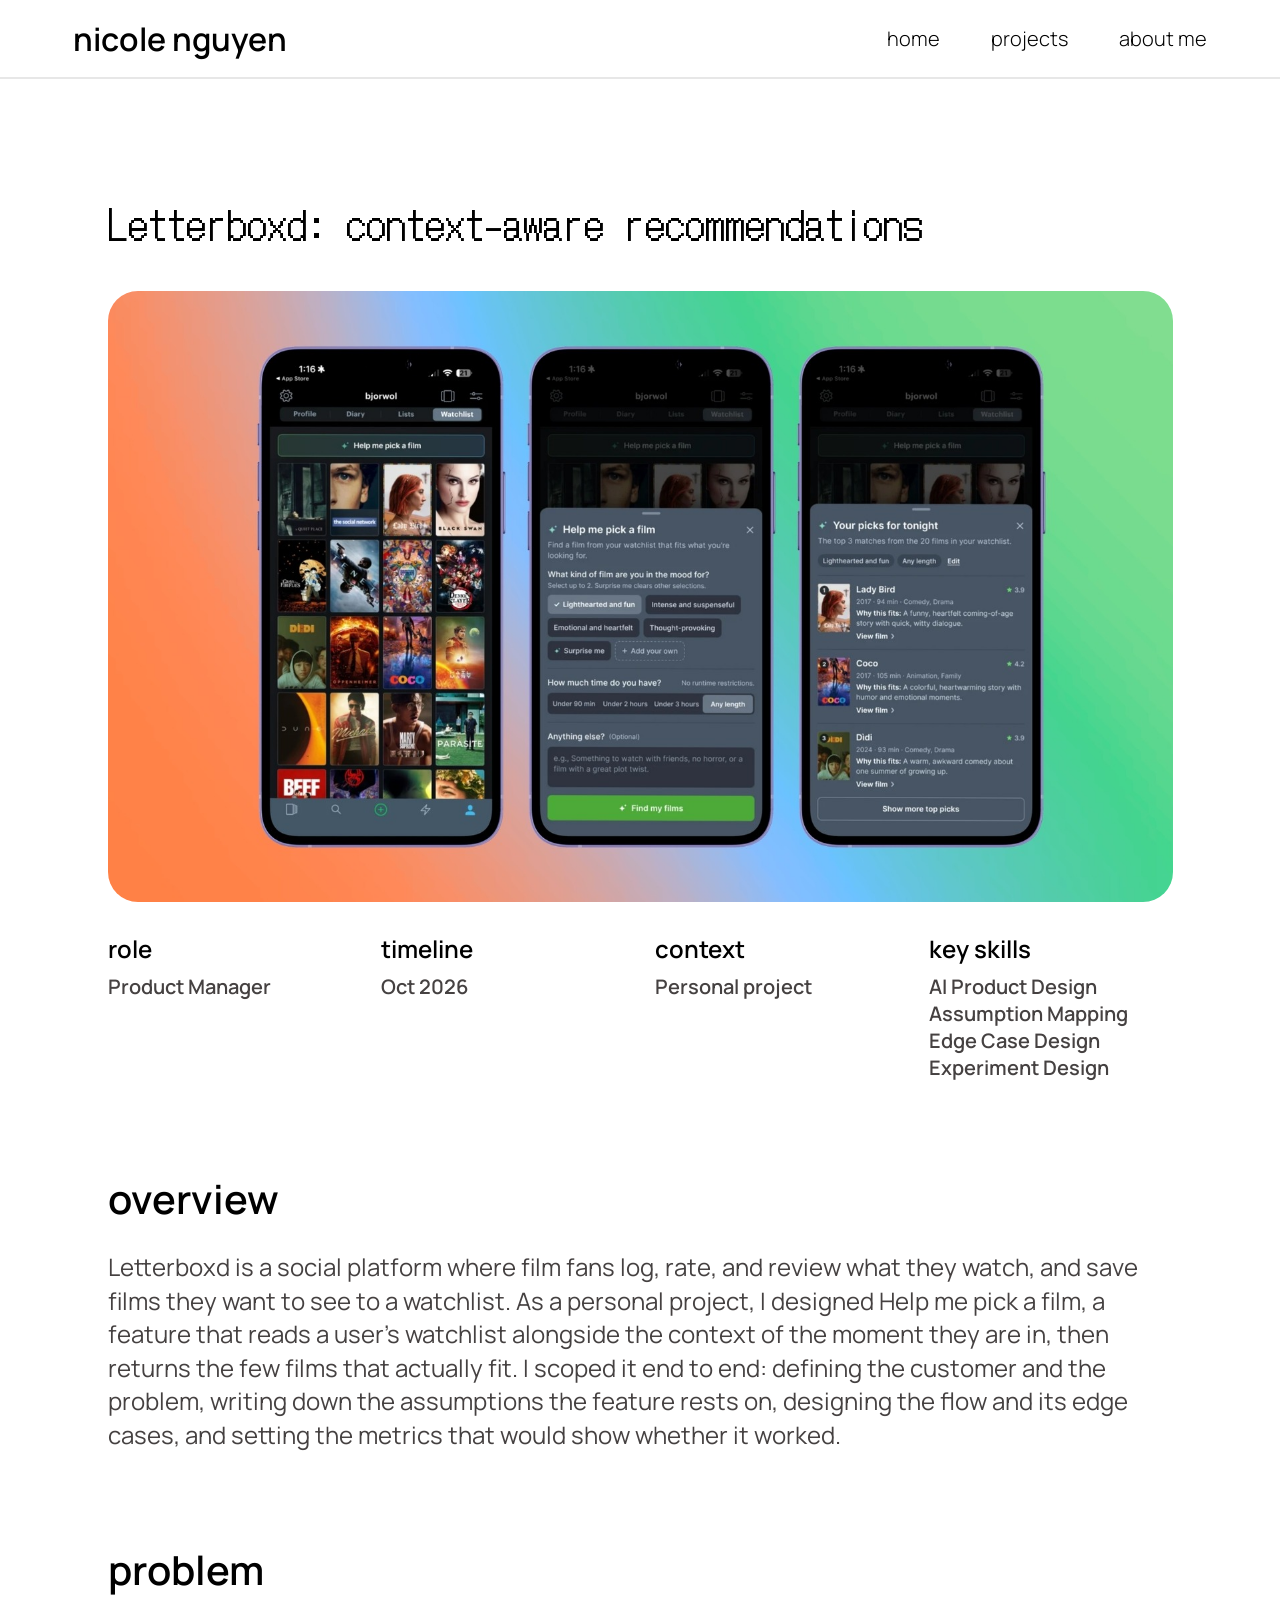
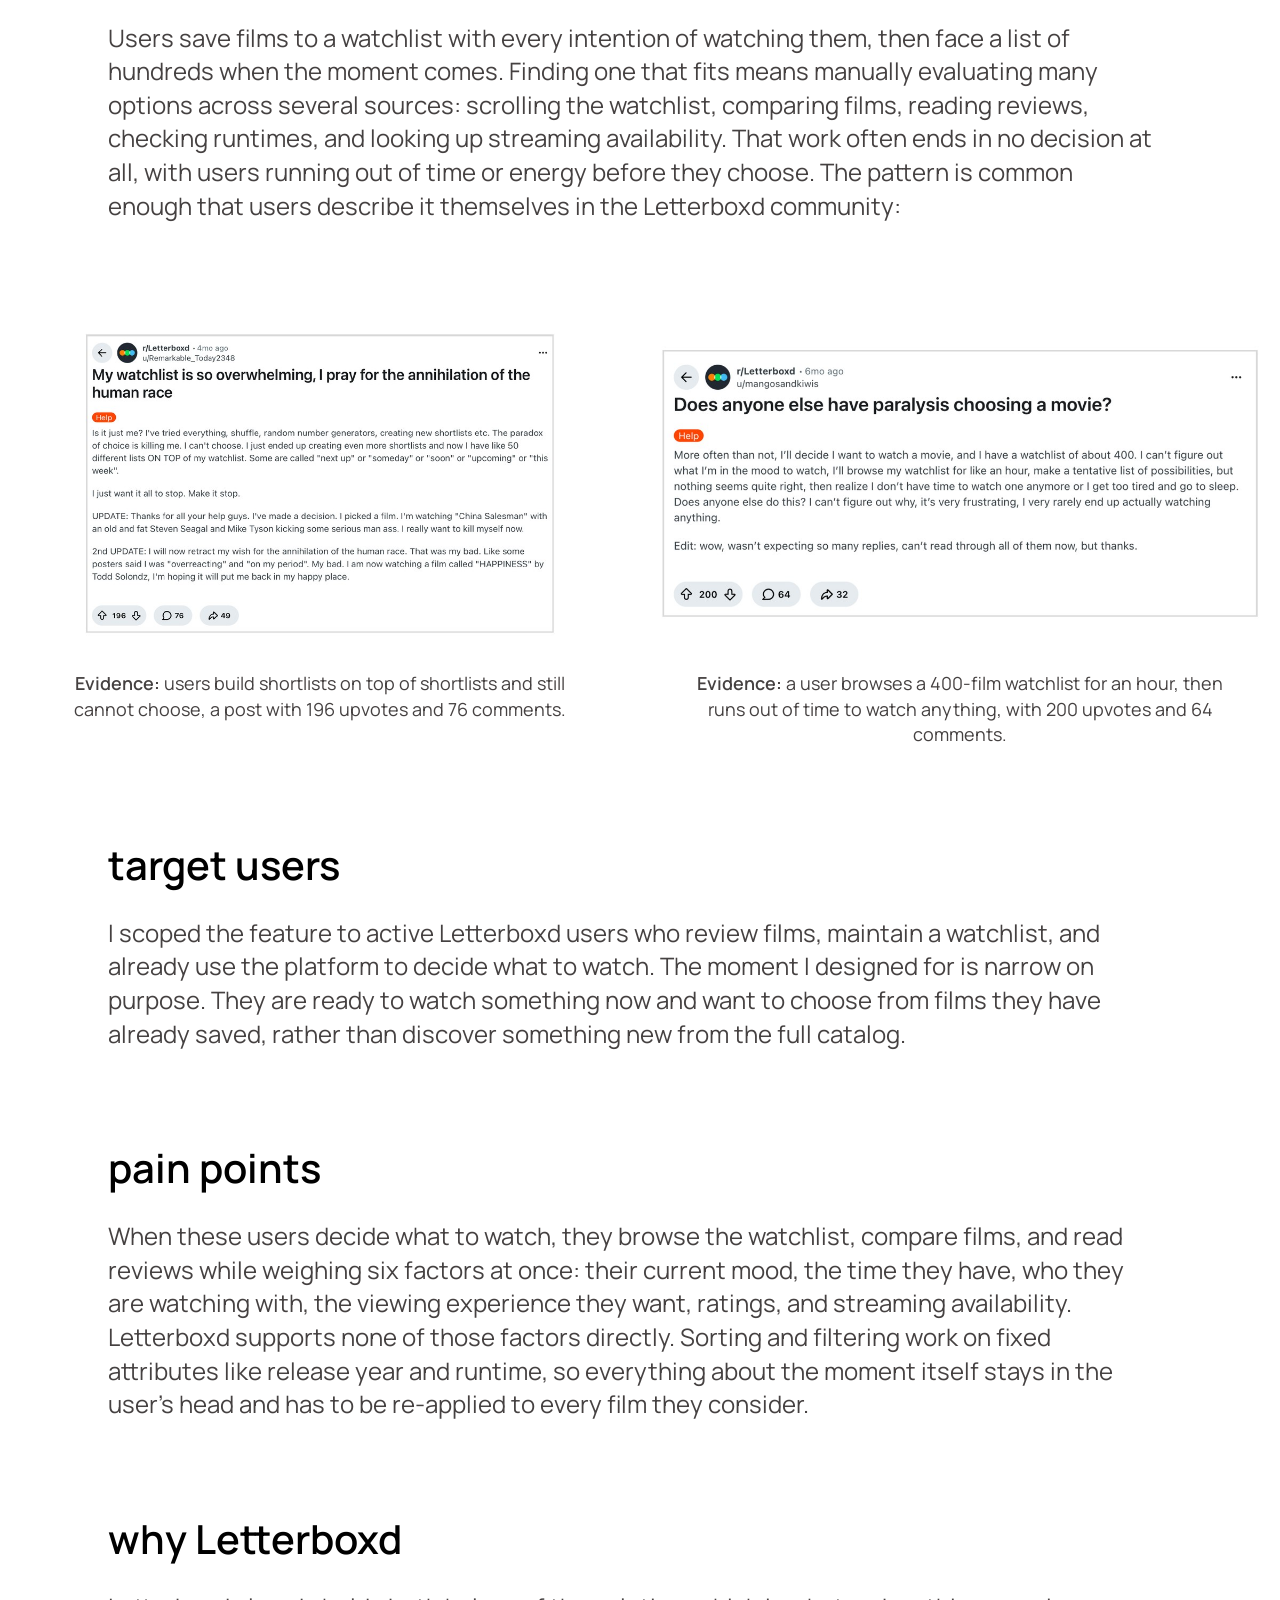
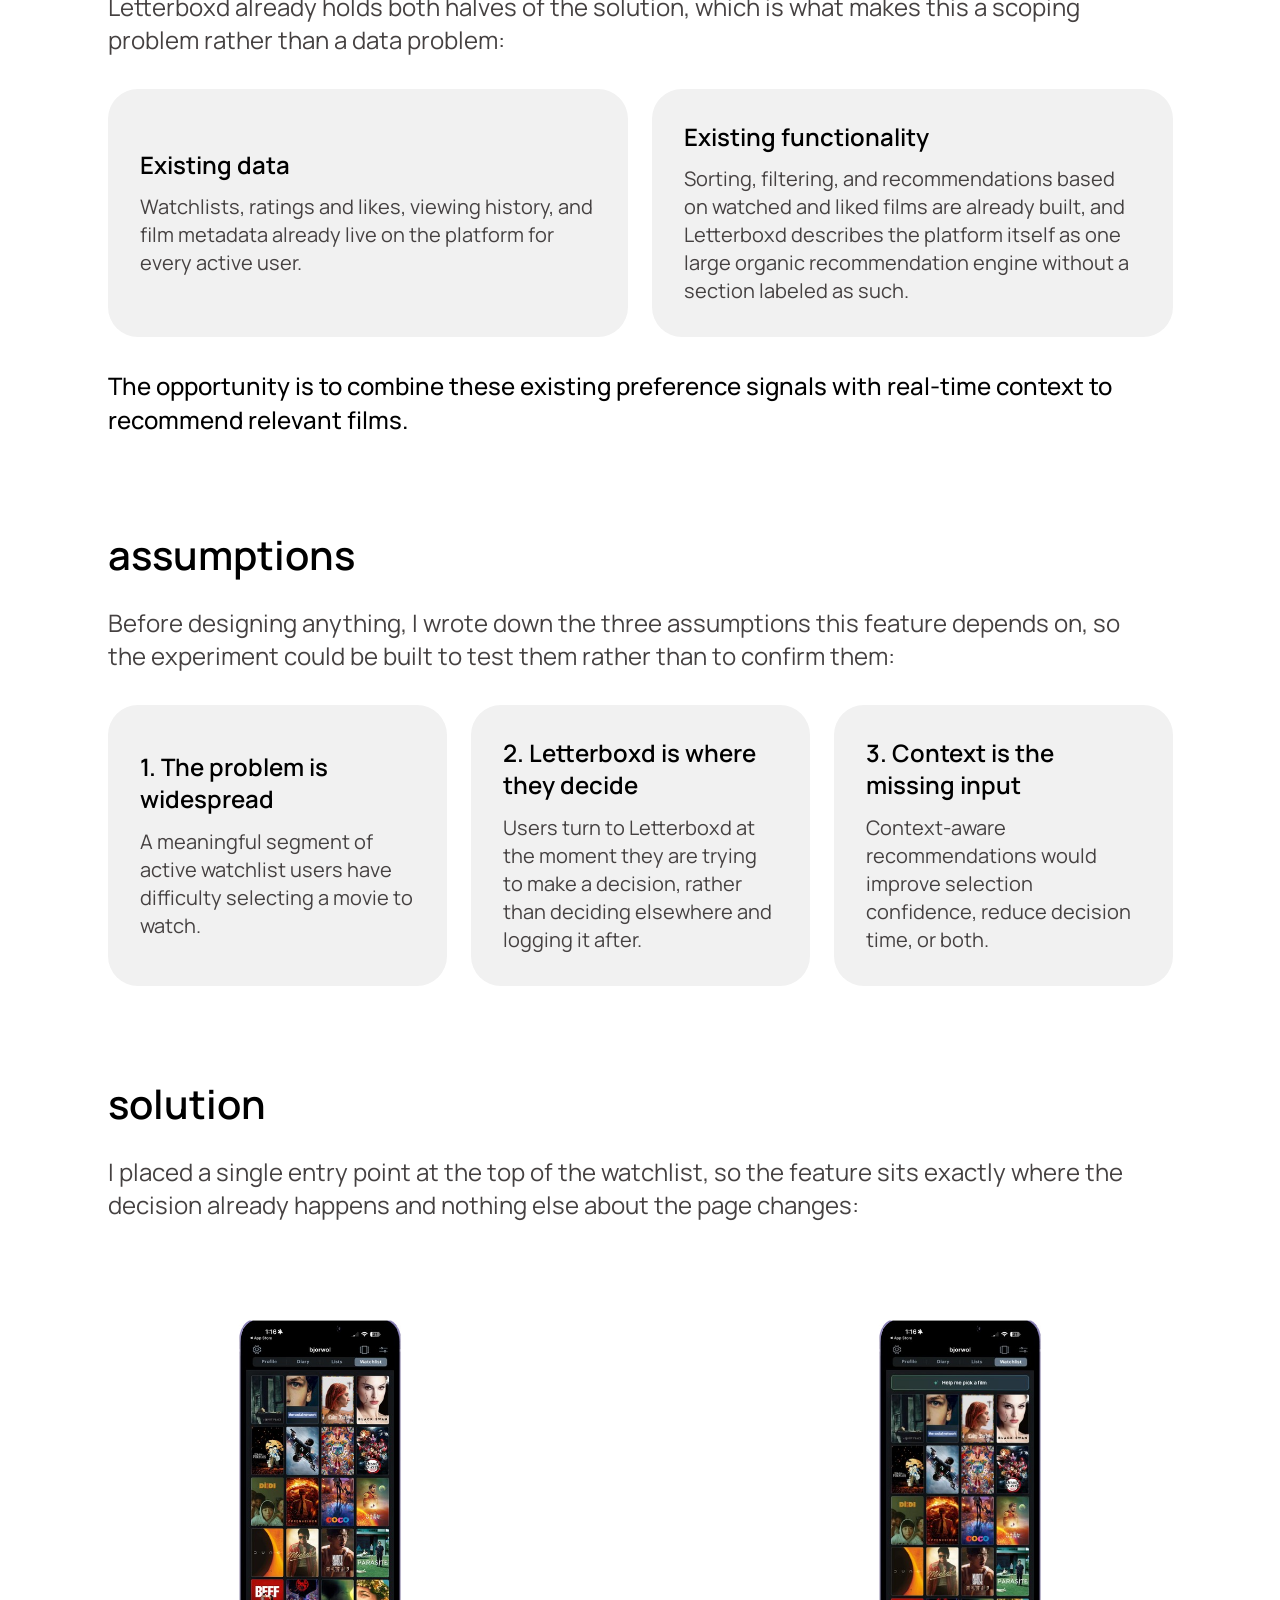
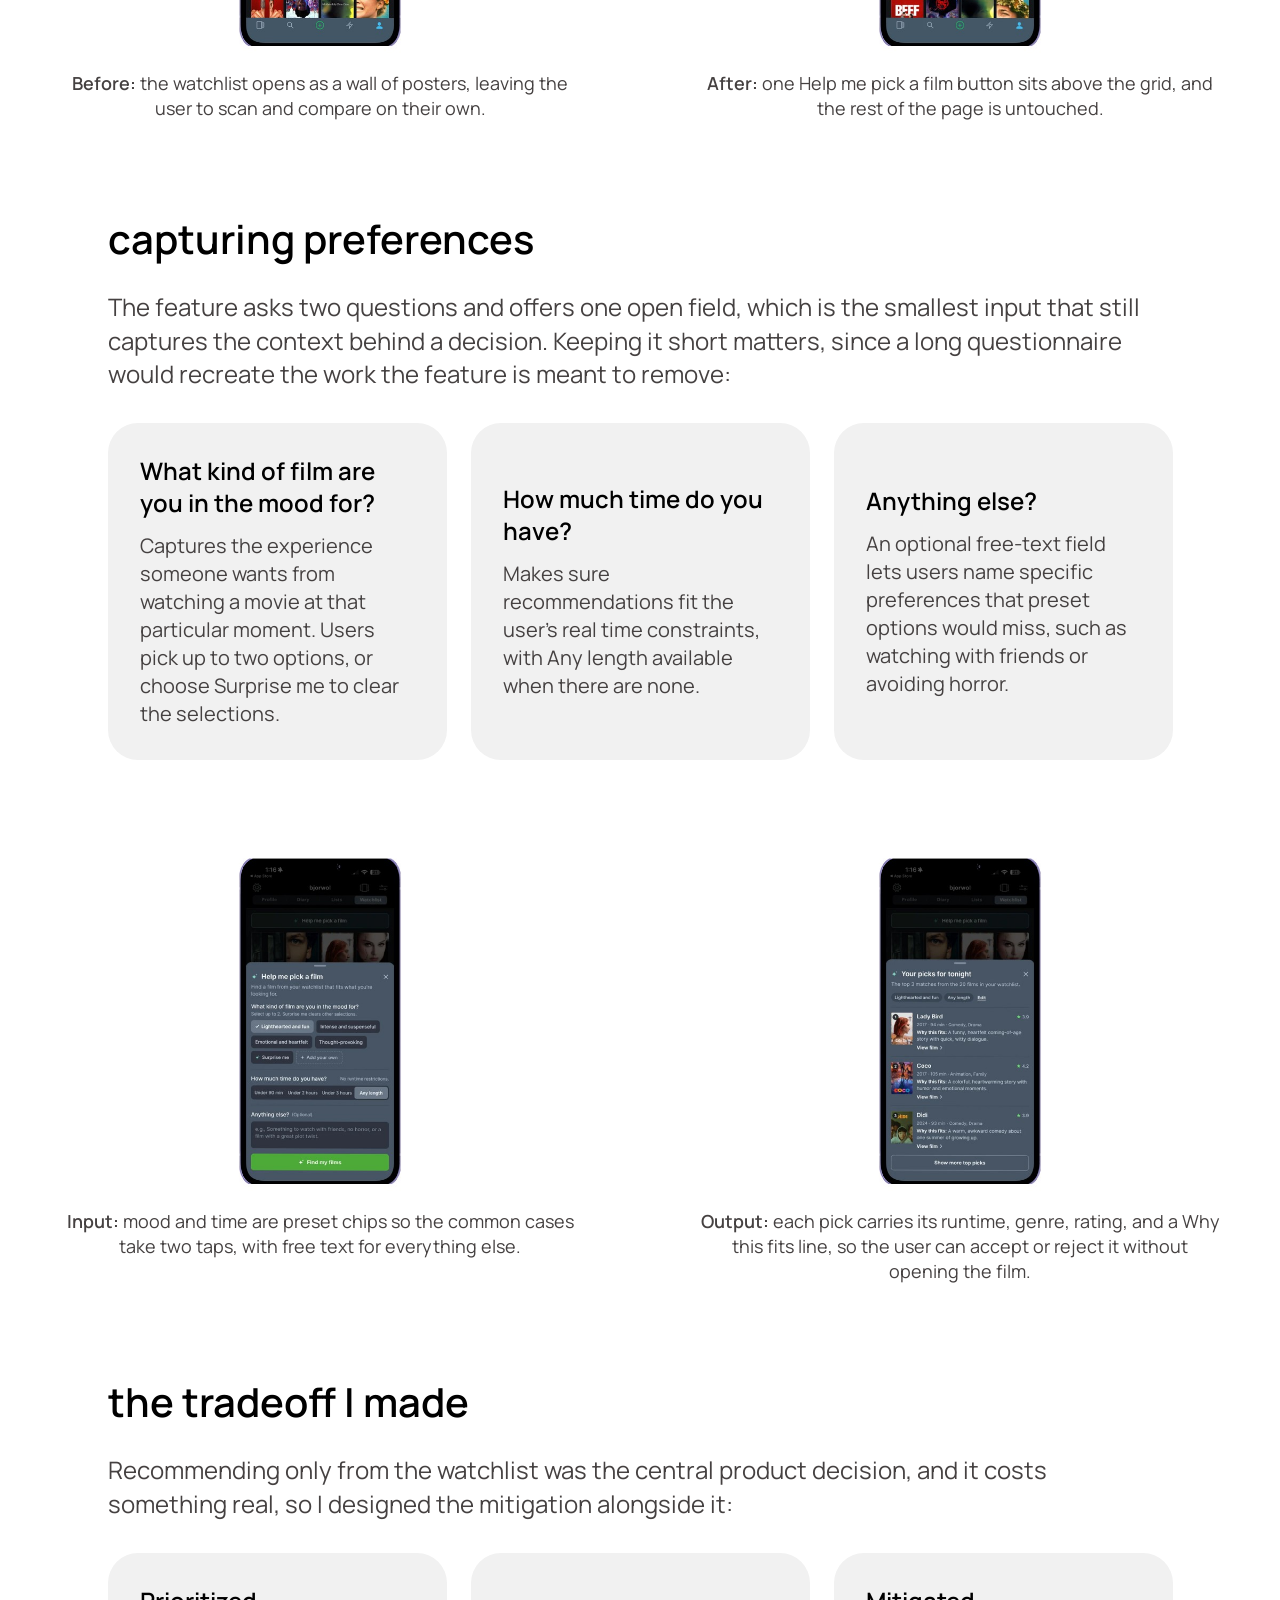
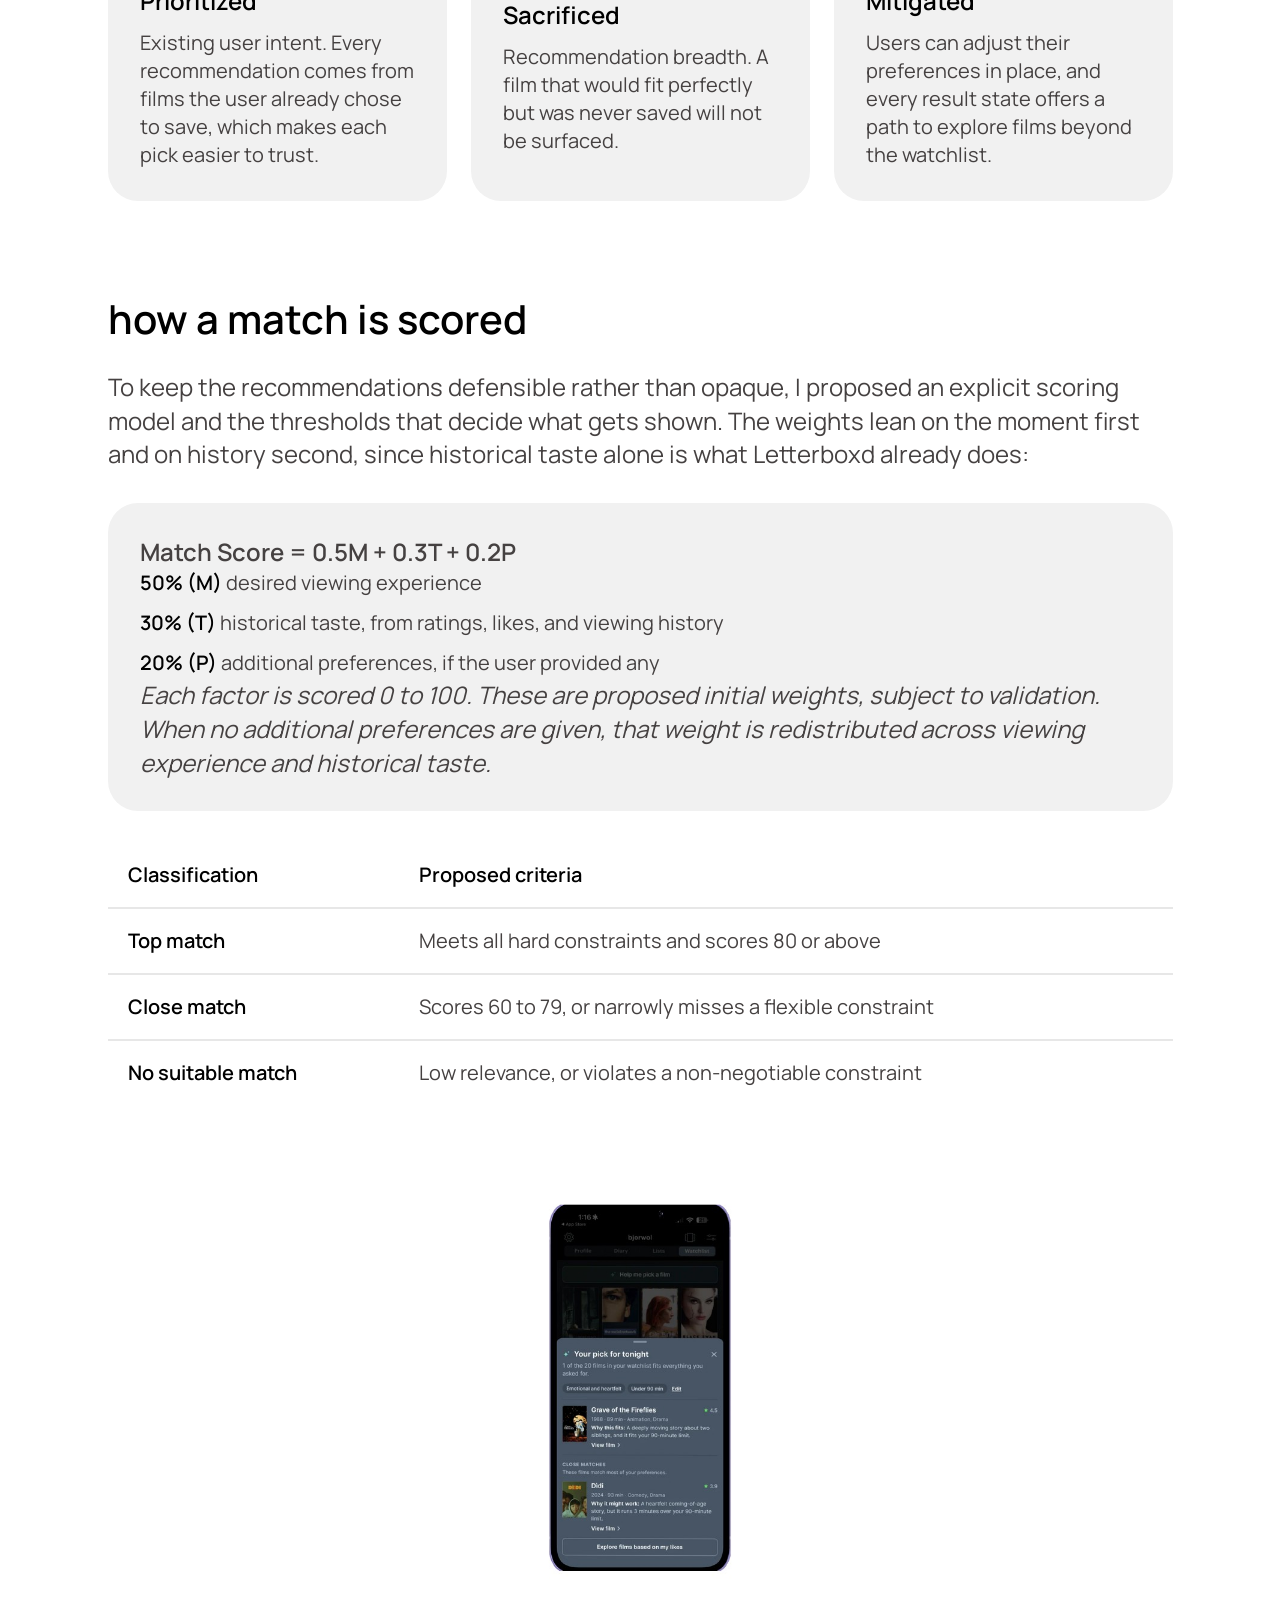
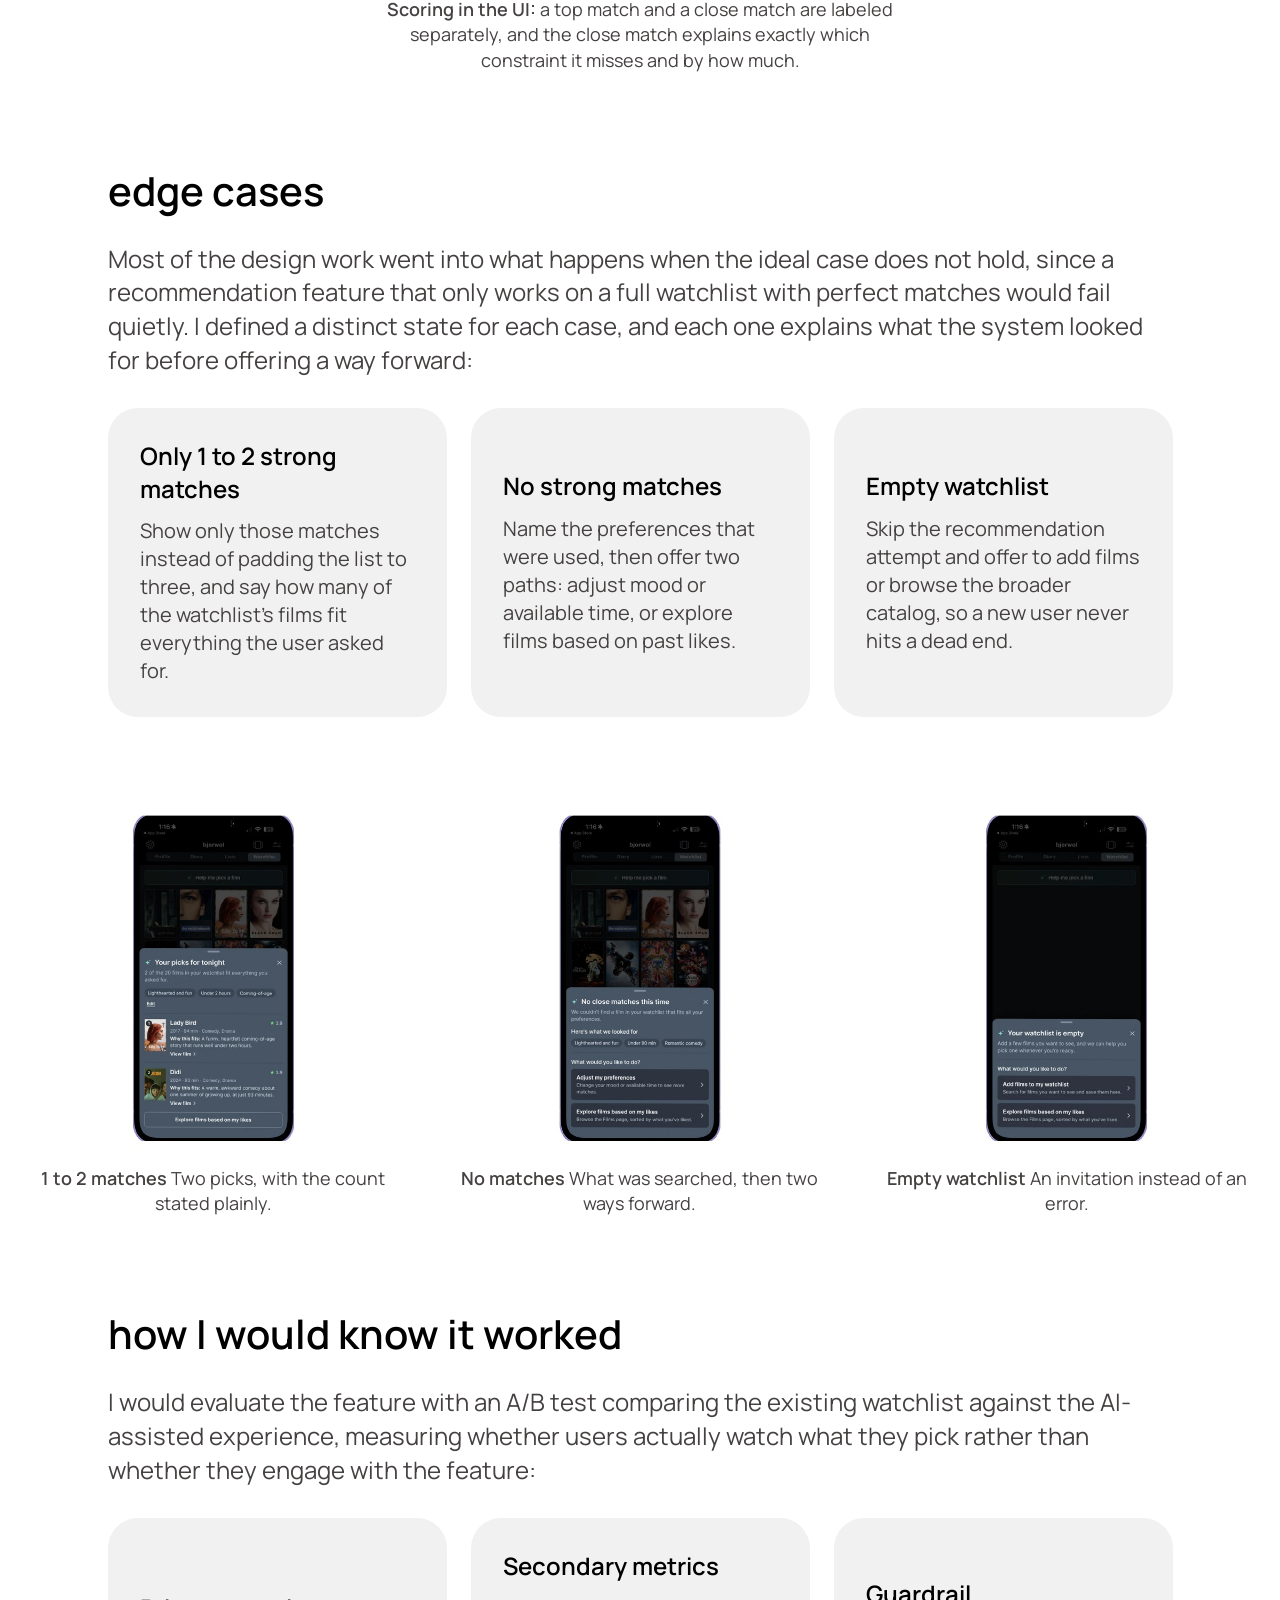
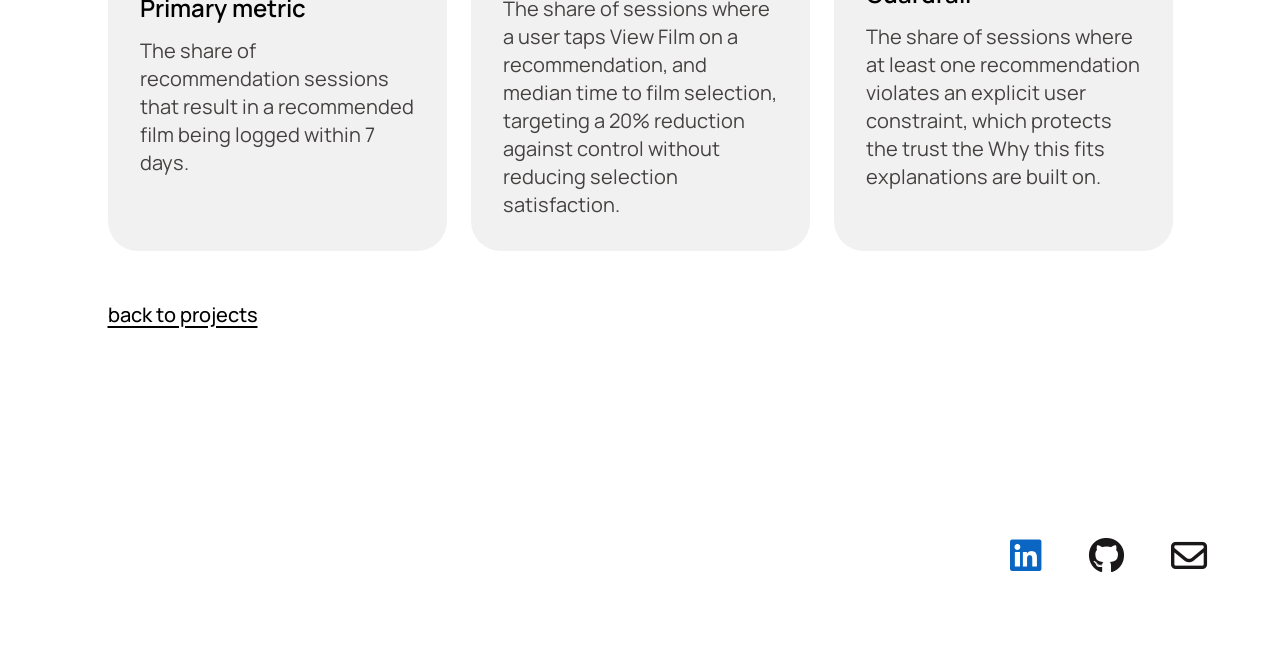
<file: projects/letterboxd.html>
<!DOCTYPE html>

<html lang="en">
<head>
<meta charset="utf-8"/>
<meta content="width=device-width, initial-scale=1" name="viewport"/>
<title>Letterboxd: context-aware recommendations | Nicole Nguyen</title>
  <meta name="description" content="An AI feature concept that recommends a film from your Letterboxd watchlist based on your mood and the time you have.">
  <meta property="og:type" content="website">
  <meta property="og:site_name" content="Nicole Nguyen">
  <meta property="og:title" content="Letterboxd: context-aware recommendations | Nicole Nguyen">
  <meta property="og:description" content="An AI feature concept that recommends a film from your Letterboxd watchlist based on your mood and the time you have.">
  <meta property="og:url" content="https://nicoleunguyen.com/projects/letterboxd.html">
  <meta property="og:image" content="https://nicoleunguyen.com/assets/hero-letterboxd.jpg">
  <meta name="twitter:card" content="summary_large_image">
  <link rel="icon" href="../favicon.ico" sizes="any">
  <link rel="icon" type="image/png" sizes="32x32" href="../favicon-32.png">
  <link rel="apple-touch-icon" href="../apple-touch-icon.png">
<link href="https://fonts.googleapis.com" rel="preconnect"/>
<link crossorigin="" href="https://fonts.gstatic.com" rel="preconnect"/>
<link href="https://fonts.googleapis.com/css2?family=DotGothic16&amp;family=Manrope:wght@200;300;400;500;600&amp;display=swap" rel="stylesheet"/>
<link href="https://cdnjs.cloudflare.com/ajax/libs/font-awesome/6.5.1/css/all.min.css" rel="stylesheet"/>
<link href="../styles.css" rel="stylesheet"/>
</head>
<body>
<header class="site-header">
<div class="wrap">
<a class="logo" href="../index.html">nicole nguyen</a>
<nav aria-label="Main" class="menu">
<a href="../index.html">home</a>
<a href="../index.html#projects">projects</a>
<a href="../about.html">about me</a>
</nav>
</div>
</header>
<main class="detail">
<h1>Letterboxd: context-aware recommendations</h1>
<div aria-hidden="true" class="detail-hero" style="background-image: url('../assets/hero-letterboxd.jpg')"></div>
<div class="meta">
<div><h2>role</h2><p>Product Manager</p></div>
<div><h2>timeline</h2><p>Oct 2026</p></div>
<div><h2>context</h2><p>Personal project</p></div>
<div><h2>key skills</h2><ul><li>AI Product Design</li><li>Assumption Mapping</li><li>Edge Case Design</li><li>Experiment Design</li></ul></div>
</div>
<section class="case"><h2>overview</h2><p>Letterboxd is a social platform where film fans log, rate, and review what they watch, and save films they want to see to a watchlist. As a personal project, I designed Help me pick a film, a feature that reads a user's watchlist alongside the context of the moment they are in, then returns the few films that actually fit. I scoped it end to end: defining the customer and the problem, writing down the assumptions the feature rests on, designing the flow and its edge cases, and setting the metrics that would show whether it worked.</p></section>
<section class="case"><h2>problem</h2><p>Users save films to a watchlist with every intention of watching them, then face a list of hundreds when the moment comes. Finding one that fits means manually evaluating many options across several sources: scrolling the watchlist, comparing films, reading reviews, checking runtimes, and looking up streaming availability. That work often ends in no decision at all, with users running out of time or energy before they choose. The pattern is common enough that users describe it themselves in the Letterboxd community:</p></section>
</main>
<section aria-label="Screens" class="detail-photos detail-photos-2">
<figure class="row-fig"><img src="../assets/lb-reddit-1.jpg" alt="A Reddit post in r/Letterboxd titled My watchlist is so overwhelming, describing the paradox of choice and a growing pile of shortlists"/><figcaption><strong>Evidence:</strong> users build shortlists on top of shortlists and still cannot choose, a post with 196 upvotes and 76 comments.</figcaption></figure>
<figure class="row-fig"><img src="../assets/lb-reddit-2.jpg" alt="A Reddit post in r/Letterboxd titled Does anyone else have paralysis choosing a movie, describing browsing a 400-film watchlist for an hour"/><figcaption><strong>Evidence:</strong> a user browses a 400-film watchlist for an hour, then runs out of time to watch anything, with 200 upvotes and 64 comments.</figcaption></figure>
</section>
<div class="detail detail-rest">
<section class="case"><h2>target users</h2><p>I scoped the feature to active Letterboxd users who review films, maintain a watchlist, and already use the platform to decide what to watch. The moment I designed for is narrow on purpose. They are ready to watch something now and want to choose from films they have already saved, rather than discover something new from the full catalog.</p></section>
<section class="case"><h2>pain points</h2><p>When these users decide what to watch, they browse the watchlist, compare films, and read reviews while weighing six factors at once: their current mood, the time they have, who they are watching with, the viewing experience they want, ratings, and streaming availability. Letterboxd supports none of those factors directly. Sorting and filtering work on fixed attributes like release year and runtime, so everything about the moment itself stays in the user's head and has to be re-applied to every film they consider.</p></section>
<section class="case"><h2>why Letterboxd</h2><p>Letterboxd already holds both halves of the solution, which is what makes this a scoping problem rather than a data problem:</p><div class="boxes boxes-2"><div class="box"><h3>Existing data</h3><p>Watchlists, ratings and likes, viewing history, and film metadata already live on the platform for every active user.</p></div><div class="box"><h3>Existing functionality</h3><p>Sorting, filtering, and recommendations based on watched and liked films are already built, and Letterboxd describes the platform itself as one large organic recommendation engine without a section labeled as such.</p></div></div><p class="case-note">The opportunity is to combine these existing preference signals with real-time context to recommend relevant films.</p></section>
<section class="case"><h2>assumptions</h2><p>Before designing anything, I wrote down the three assumptions this feature depends on, so the experiment could be built to test them rather than to confirm them:</p><div class="boxes boxes-3"><div class="box"><h3>1. The problem is widespread</h3><p>A meaningful segment of active watchlist users have difficulty selecting a movie to watch.</p></div><div class="box"><h3>2. Letterboxd is where they decide</h3><p>Users turn to Letterboxd at the moment they are trying to make a decision, rather than deciding elsewhere and logging it after.</p></div><div class="box"><h3>3. Context is the missing input</h3><p>Context-aware recommendations would improve selection confidence, reduce decision time, or both.</p></div></div></section>
<section class="case"><h2>solution</h2><p>I placed a single entry point at the top of the watchlist, so the feature sits exactly where the decision already happens and nothing else about the page changes:</p></section>
</div>
<section aria-label="Screens" class="detail-photos detail-photos-2">
<figure class="row-fig"><img src="../assets/lb-entry-before.jpg" alt="The current Letterboxd watchlist, a grid of film posters with no recommendation entry point"/><figcaption><strong>Before:</strong> the watchlist opens as a wall of posters, leaving the user to scan and compare on their own.</figcaption></figure>
<figure class="row-fig"><img src="../assets/lb-entry-after.jpg" alt="The same watchlist with a Help me pick a film button added above the poster grid"/><figcaption><strong>After:</strong> one Help me pick a film button sits above the grid, and the rest of the page is untouched.</figcaption></figure>
</section>
<div class="detail detail-rest">
<section class="case"><h2>capturing preferences</h2><p>The feature asks two questions and offers one open field, which is the smallest input that still captures the context behind a decision. Keeping it short matters, since a long questionnaire would recreate the work the feature is meant to remove:</p><div class="boxes boxes-3"><div class="box"><h3>What kind of film are you in the mood for?</h3><p>Captures the experience someone wants from watching a movie at that particular moment. Users pick up to two options, or choose Surprise me to clear the selections.</p></div><div class="box"><h3>How much time do you have?</h3><p>Makes sure recommendations fit the user's real time constraints, with Any length available when there are none.</p></div><div class="box"><h3>Anything else?</h3><p>An optional free-text field lets users name specific preferences that preset options would miss, such as watching with friends or avoiding horror.</p></div></div></section>
</div>
<section aria-label="Screens" class="detail-photos detail-photos-2">
<figure class="row-fig"><img src="../assets/lb-preferences.jpg" alt="The Help me pick a film sheet, showing mood chips, time options, and an optional free-text field"/><figcaption><strong>Input:</strong> mood and time are preset chips so the common cases take two taps, with free text for everything else.</figcaption></figure>
<figure class="row-fig"><img src="../assets/lb-recommendations.jpg" alt="Your picks for tonight, showing three recommended films each with a Why this fits explanation"/><figcaption><strong>Output:</strong> each pick carries its runtime, genre, rating, and a Why this fits line, so the user can accept or reject it without opening the film.</figcaption></figure>
</section>
<div class="detail detail-rest">
<section class="case"><h2>the tradeoff I made</h2><p>Recommending only from the watchlist was the central product decision, and it costs something real, so I designed the mitigation alongside it:</p><div class="boxes boxes-3"><div class="box"><h3>Prioritized</h3><p>Existing user intent. Every recommendation comes from films the user already chose to save, which makes each pick easier to trust.</p></div><div class="box"><h3>Sacrificed</h3><p>Recommendation breadth. A film that would fit perfectly but was never saved will not be surfaced.</p></div><div class="box"><h3>Mitigated</h3><p>Users can adjust their preferences in place, and every result state offers a path to explore films beyond the watchlist.</p></div></div></section>
<section class="case"><h2>how a match is scored</h2><p>To keep the recommendations defensible rather than opaque, I proposed an explicit scoring model and the thresholds that decide what gets shown. The weights lean on the moment first and on history second, since historical taste alone is what Letterboxd already does:</p><div class="formula">
<p class="formula-eq">Match Score = 0.5M + 0.3T + 0.2P</p>
<ul class="formula-key">
<li><strong>50% (M)</strong> desired viewing experience</li>
<li><strong>30% (T)</strong> historical taste, from ratings, likes, and viewing history</li>
<li><strong>20% (P)</strong> additional preferences, if the user provided any</li>
</ul>
<p class="formula-note">Each factor is scored 0 to 100. These are proposed initial weights, subject to validation. When no additional preferences are given, that weight is redistributed across viewing experience and historical taste.</p>
</div><div class="table-wrap"><table class="case-table">
<thead><tr><th scope="col">Classification</th><th scope="col">Proposed criteria</th></tr></thead>
<tbody>
<tr><th scope="row">Top match</th><td>Meets all hard constraints and scores 80 or above</td></tr>
<tr><th scope="row">Close match</th><td>Scores 60 to 79, or narrowly misses a flexible constraint</td></tr>
<tr><th scope="row">No suitable match</th><td>Low relevance, or violates a non-negotiable constraint</td></tr>
</tbody></table></div></section>
</div>
<section aria-label="Screens" class="detail-photos detail-photos-1">
<figure class="row-fig"><img src="../assets/lb-scoring.jpg" alt="A result screen showing one top match and one close match, with an explanation of why each fits"/><figcaption><strong>Scoring in the UI:</strong> a top match and a close match are labeled separately, and the close match explains exactly which constraint it misses and by how much.</figcaption></figure>
</section>
<div class="detail detail-rest">
<section class="case"><h2>edge cases</h2><p>Most of the design work went into what happens when the ideal case does not hold, since a recommendation feature that only works on a full watchlist with perfect matches would fail quietly. I defined a distinct state for each case, and each one explains what the system looked for before offering a way forward:</p><div class="boxes boxes-3"><div class="box"><h3>Only 1 to 2 strong matches</h3><p>Show only those matches instead of padding the list to three, and say how many of the watchlist's films fit everything the user asked for.</p></div><div class="box"><h3>No strong matches</h3><p>Name the preferences that were used, then offer two paths: adjust mood or available time, or explore films based on past likes.</p></div><div class="box"><h3>Empty watchlist</h3><p>Skip the recommendation attempt and offer to add films or browse the broader catalog, so a new user never hits a dead end.</p></div></div></section>
</div>
<section aria-label="Screens" class="detail-photos detail-photos-3">
<figure class="row-fig"><img src="../assets/lb-edge-few.jpg" alt="A result screen showing two matches with a note that 2 of 20 films fit everything asked for"/><figcaption><strong>1 to 2 matches</strong> Two picks, with the count stated plainly.</figcaption></figure>
<figure class="row-fig"><img src="../assets/lb-edge-none.jpg" alt="A no close matches screen listing the preferences used and offering to adjust preferences or explore films"/><figcaption><strong>No matches</strong> What was searched, then two ways forward.</figcaption></figure>
<figure class="row-fig"><img src="../assets/lb-edge-empty.jpg" alt="An empty watchlist screen offering to add films or explore films based on likes"/><figcaption><strong>Empty watchlist</strong> An invitation instead of an error.</figcaption></figure>
</section>
<div class="detail detail-rest">
<section class="case"><h2>how I would know it worked</h2><p>I would evaluate the feature with an A/B test comparing the existing watchlist against the AI-assisted experience, measuring whether users actually watch what they pick rather than whether they engage with the feature:</p><div class="boxes boxes-3"><div class="box"><h3>Primary metric</h3><p>The share of recommendation sessions that result in a recommended film being logged within 7 days.</p></div><div class="box"><h3>Secondary metrics</h3><p>The share of sessions where a user taps View Film on a recommendation, and median time to film selection, targeting a 20% reduction against control without reducing selection satisfaction.</p></div><div class="box"><h3>Guardrail</h3><p>The share of sessions where at least one recommendation violates an explicit user constraint, which protects the trust the Why this fits explanations are built on.</p></div></div></section>
<a class="back" href="../index.html#projects">back to projects</a>
</div>
<footer class="site-footer">
<div class="wrap">
<a aria-label="LinkedIn" href="https://www.linkedin.com/in/nicoleunguyen/"><i class="fa-brands fa-linkedin icon-linkedin"></i></a>
<a aria-label="GitHub" href="https://github.com/bjorwol"><i class="fa-brands fa-github"></i></a>
<a aria-label="Email" href="mailto:nicoleunnguyen@gmail.com"><i class="fa-regular fa-envelope"></i></a>
</div>
</footer>
</body>
</html>
</file>
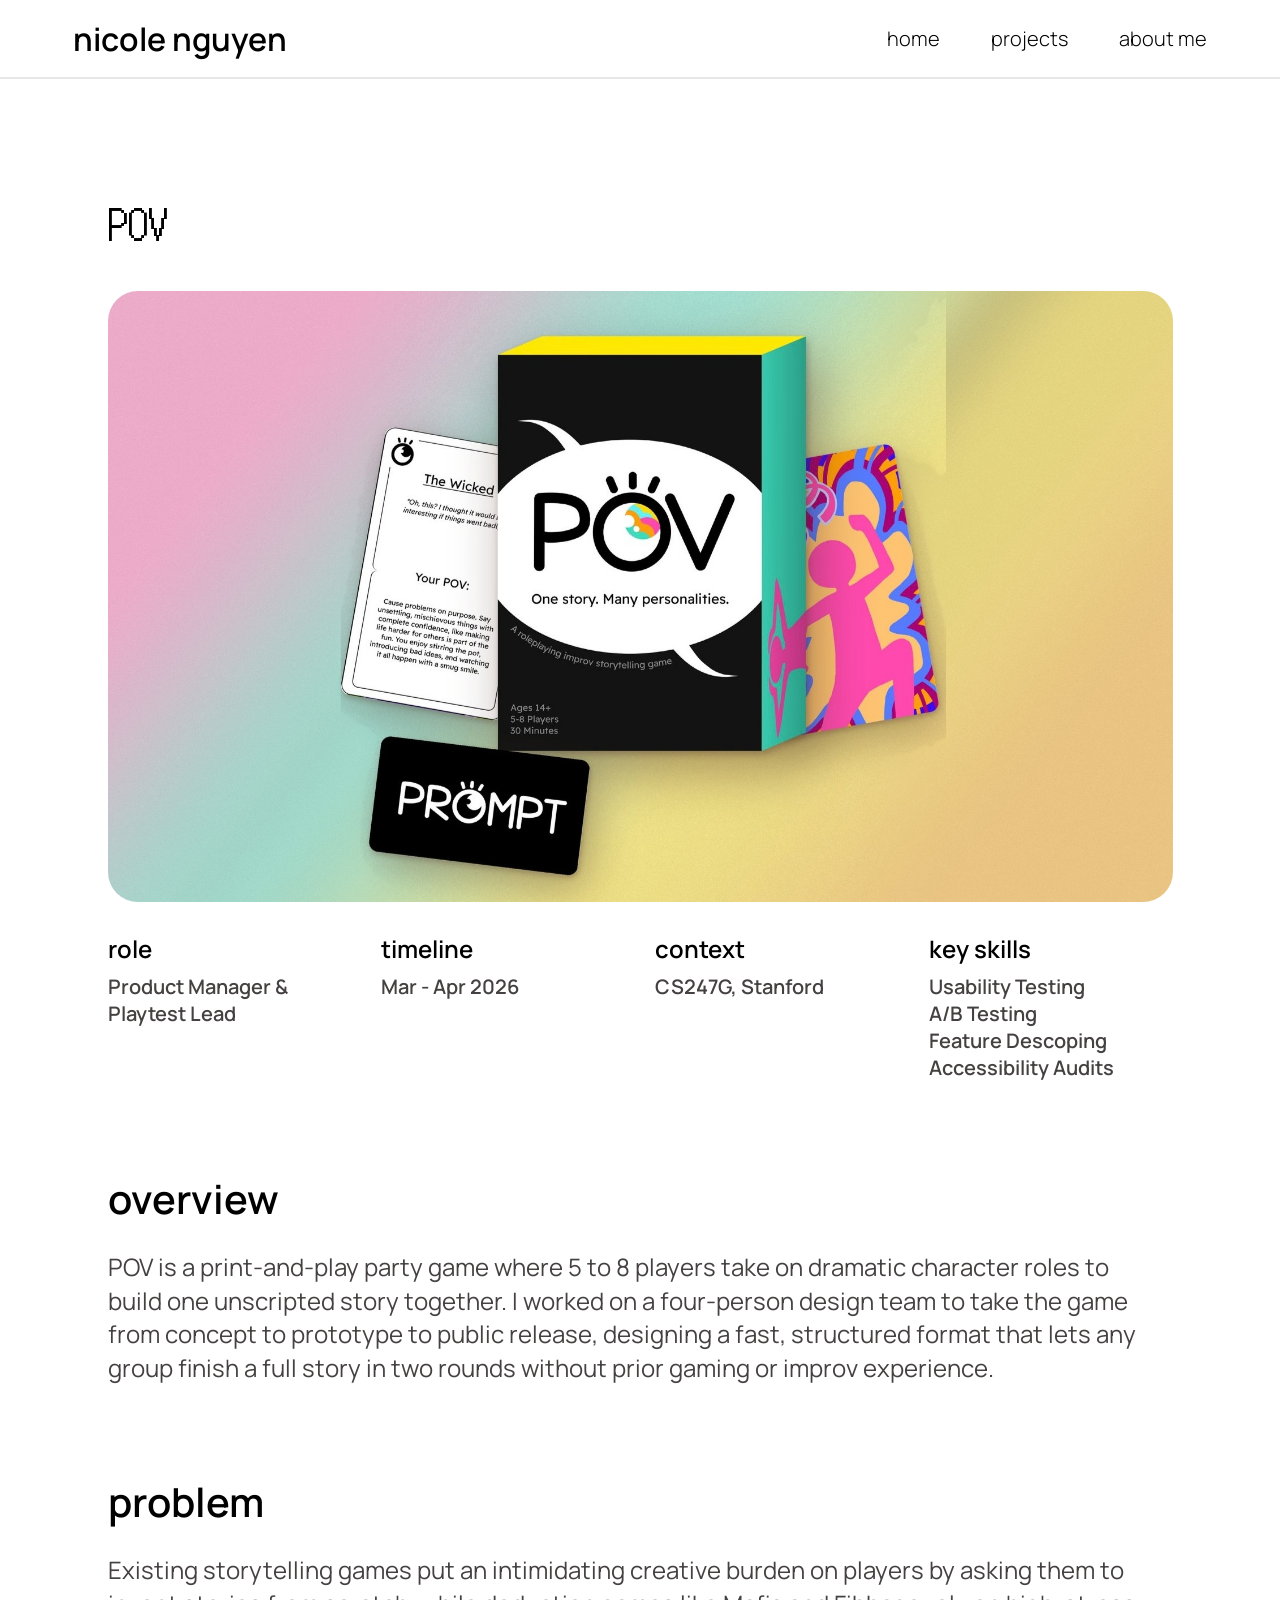
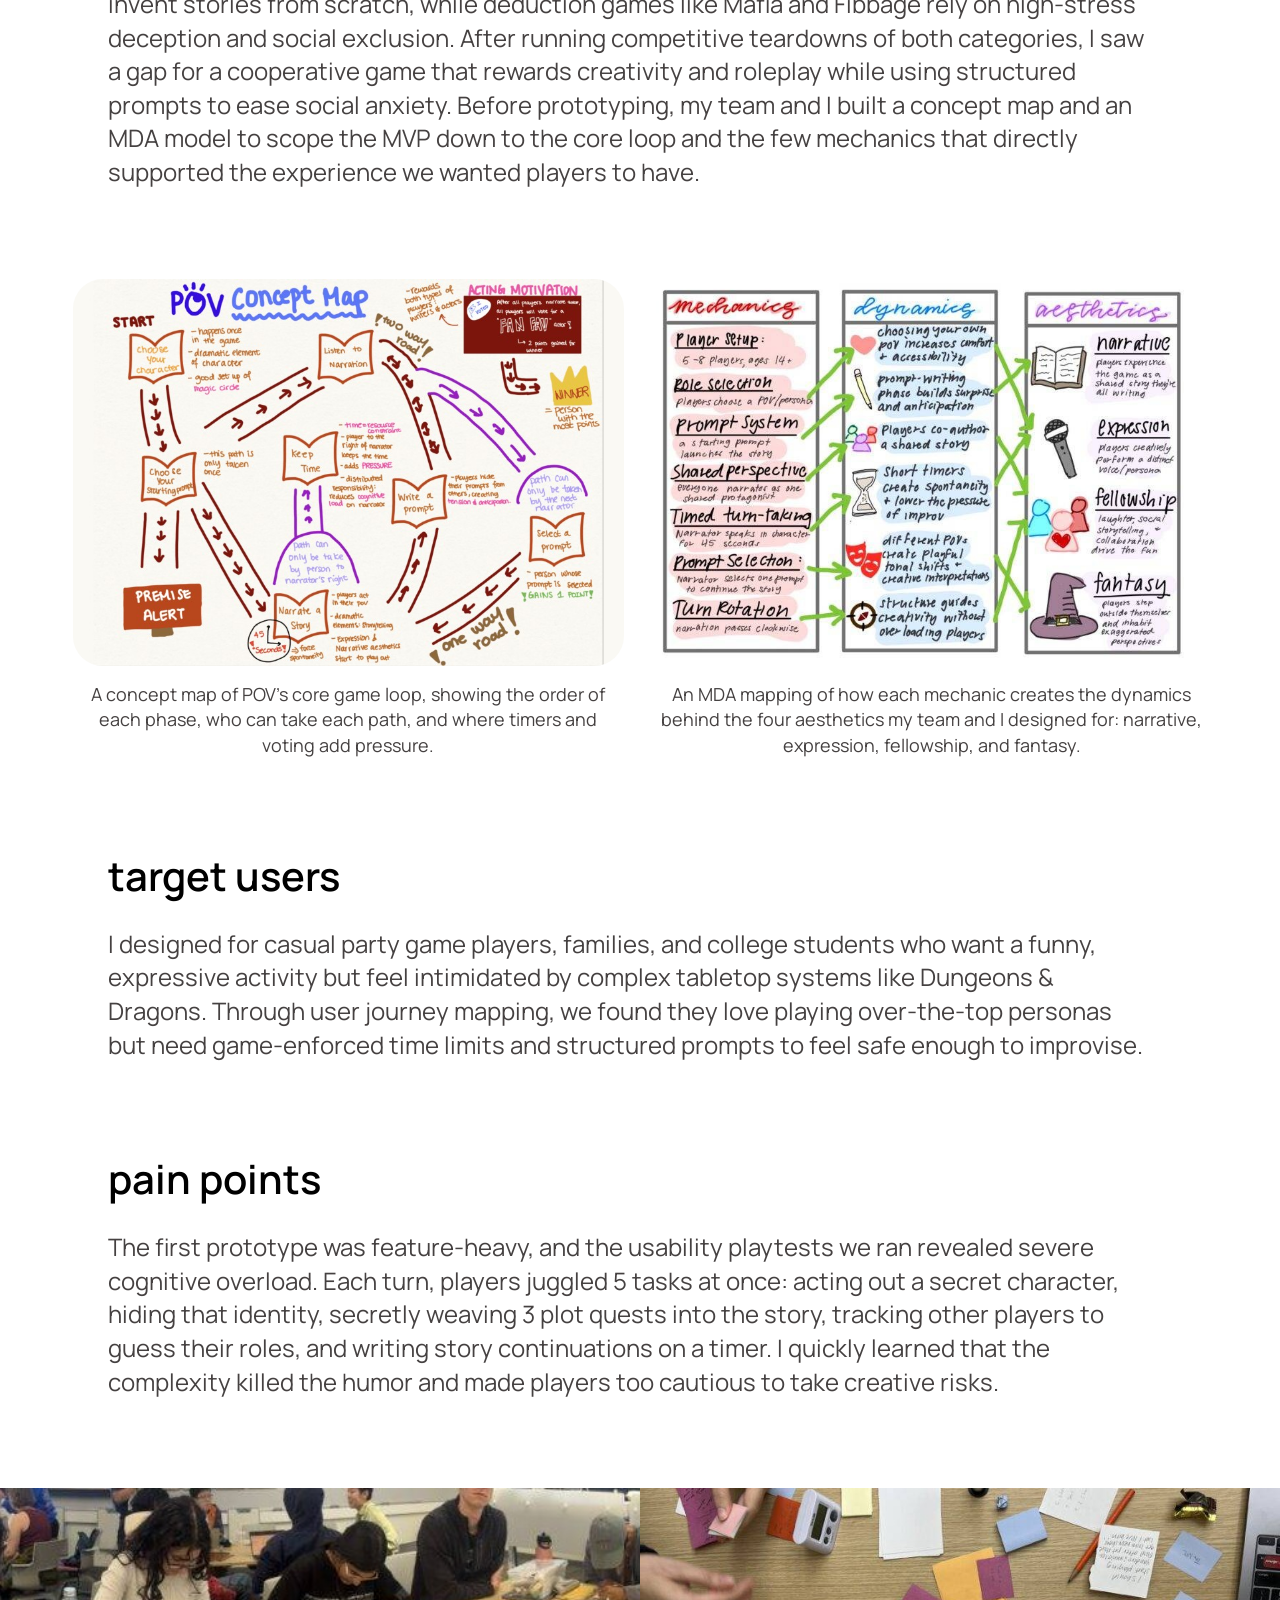
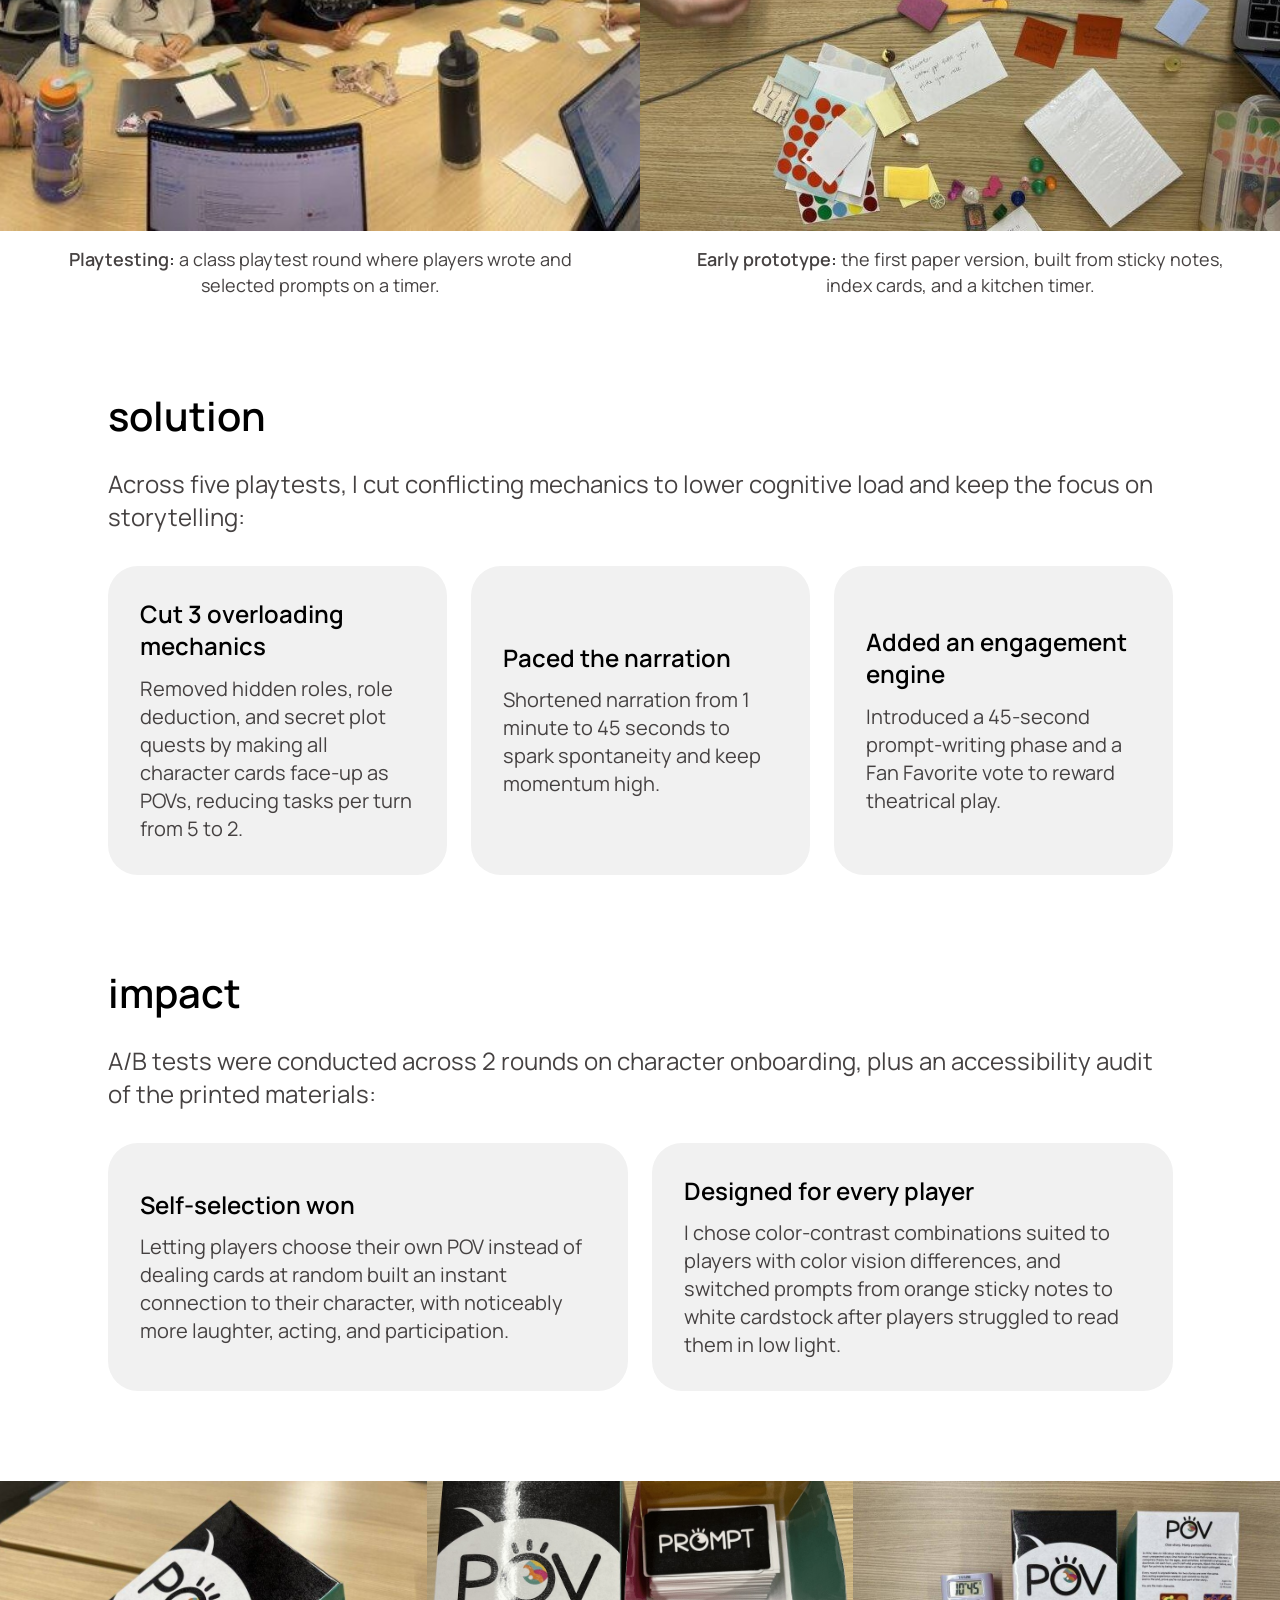
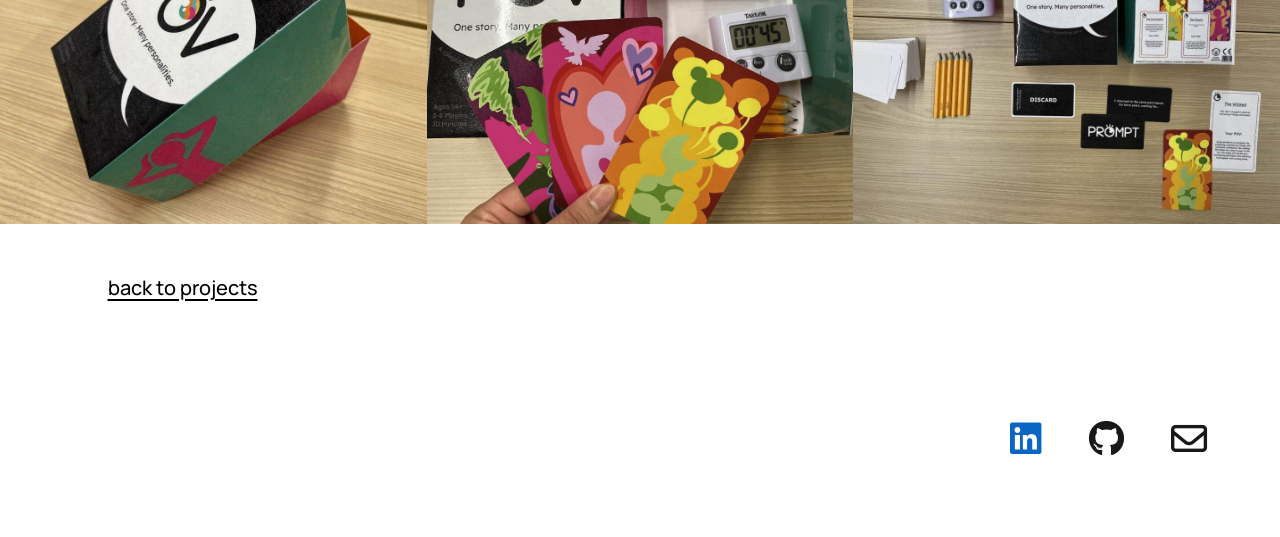
<file: projects/pov.html>
<!DOCTYPE html>

<html lang="en">
<head>
<meta charset="utf-8"/>
<meta content="width=device-width, initial-scale=1" name="viewport"/>
<title>POV | Nicole Nguyen</title>
  <meta name="description" content="An improv storytelling party game, simplified through five rounds of playtesting.">
  <meta property="og:type" content="website">
  <meta property="og:site_name" content="Nicole Nguyen">
  <meta property="og:title" content="POV | Nicole Nguyen">
  <meta property="og:description" content="An improv storytelling party game, simplified through five rounds of playtesting.">
  <meta property="og:url" content="https://nicoleunguyen.com/projects/pov.html">
  <meta property="og:image" content="https://nicoleunguyen.com/assets/hero-pov.jpg">
  <meta name="twitter:card" content="summary_large_image">
  <link rel="icon" href="../favicon.ico" sizes="any">
  <link rel="icon" type="image/png" sizes="32x32" href="../favicon-32.png">
  <link rel="apple-touch-icon" href="../apple-touch-icon.png">
<link href="https://fonts.googleapis.com" rel="preconnect"/>
<link crossorigin="" href="https://fonts.gstatic.com" rel="preconnect"/>
<link href="https://fonts.googleapis.com/css2?family=DotGothic16&amp;family=Manrope:wght@200;300;400;500;600&amp;display=swap" rel="stylesheet"/>
<link href="https://cdnjs.cloudflare.com/ajax/libs/font-awesome/6.5.1/css/all.min.css" rel="stylesheet"/>
<link href="../styles.css" rel="stylesheet"/>
</head>
<body>
<header class="site-header">
<div class="wrap">
<a class="logo" href="../index.html">nicole nguyen</a>
<nav aria-label="Main" class="menu">
<a href="../index.html">home</a>
<a href="../index.html#projects">projects</a>
<a href="../about.html">about me</a>
</nav>
</div>
</header>
<main class="detail">
<h1>POV</h1>
<div aria-hidden="true" class="detail-hero" style="background-image: url('../assets/hero-pov.jpg')"></div>
<div class="meta">
<div><h2>role</h2><p>Product Manager &amp; Playtest Lead</p></div>
<div><h2>timeline</h2><p>Mar - Apr 2026</p></div>
<div><h2>context</h2><p>CS247G, Stanford</p></div>
<div><h2>key skills</h2><ul><li>Usability Testing</li><li>A/B Testing</li><li>Feature Descoping</li><li>Accessibility Audits</li></ul></div>
</div>
<section class="case"><h2>overview</h2><p>POV is a print-and-play party game where 5 to 8 players take on dramatic character roles to build one unscripted story together. I worked on a four-person design team to take the game from concept to prototype to public release, designing a fast, structured format that lets any group finish a full story in two rounds without prior gaming or improv experience.</p></section>
<section class="case"><h2>problem</h2><p>Existing storytelling games put an intimidating creative burden on players by asking them to invent stories from scratch, while deduction games like Mafia and Fibbage rely on high-stress deception and social exclusion. After running competitive teardowns of both categories, I saw a gap for a cooperative game that rewards creativity and roleplay while using structured prompts to ease social anxiety. Before prototyping, my team and I built a concept map and an MDA model to scope the MVP down to the core loop and the few mechanics that directly supported the experience we wanted players to have.</p><div class="figure-pair">
<figure class="case-figure"><img src="../assets/pov-concept-map.jpg" alt="Hand-drawn concept map of POV's game loop: choose a character and starting prompt, listen to narration, write and select prompts, keep time, and narrate a story"/><figcaption>A concept map of POV's core game loop, showing the order of each phase, who can take each path, and where timers and voting add pressure.</figcaption></figure>
<figure class="case-figure"><img src="../assets/pov-mda.jpg" alt="Hand-drawn MDA model linking POV's mechanics to dynamics and to the aesthetics of narrative, expression, fellowship, and fantasy"/><figcaption>An MDA mapping of how each mechanic creates the dynamics behind the four aesthetics my team and I designed for: narrative, expression, fellowship, and fantasy.</figcaption></figure>
</div></section>
<section class="case"><h2>target users</h2><p>I designed for casual party game players, families, and college students who want a funny, expressive activity but feel intimidated by complex tabletop systems like Dungeons &amp; Dragons. Through user journey mapping, we found they love playing over-the-top personas but need game-enforced time limits and structured prompts to feel safe enough to improvise.</p></section>
<section class="case"><h2>pain points</h2><p>The first prototype was feature-heavy, and the usability playtests we ran revealed severe cognitive overload. Each turn, players juggled 5 tasks at once: acting out a secret character, hiding that identity, secretly weaving 3 plot quests into the story, tracking other players to guess their roles, and writing story continuations on a timer. I quickly learned that the complexity killed the humor and made players too cautious to take creative risks.</p></section>
</main>
<section aria-label="Photos" class="detail-photos detail-photos-2">
<figure class="row-fig"><img src="../assets/pov-playtest-1.jpg" alt="Players writing prompts around a table during a POV playtest in class"/><figcaption><strong>Playtesting:</strong> a class playtest round where players wrote and selected prompts on a timer.</figcaption></figure>
<figure class="row-fig"><img src="../assets/pov-playtest-2.jpg" alt="An early POV prototype made of sticky notes, index cards, a timer, and tokens spread across a table"/><figcaption><strong>Early prototype:</strong> the first paper version, built from sticky notes, index cards, and a kitchen timer.</figcaption></figure>
</section>
<div class="detail detail-rest">
<section class="case"><h2>solution</h2><p>Across five playtests, I cut conflicting mechanics to lower cognitive load and keep the focus on storytelling:</p><div class="boxes boxes-3"><div class="box"><h3>Cut 3 overloading mechanics</h3><p>Removed hidden roles, role deduction, and secret plot quests by making all character cards face-up as POVs, reducing tasks per turn from 5 to 2.</p></div><div class="box"><h3>Paced the narration</h3><p>Shortened narration from 1 minute to 45 seconds to spark spontaneity and keep momentum high.</p></div><div class="box"><h3>Added an engagement engine</h3><p>Introduced a 45-second prompt-writing phase and a Fan Favorite vote to reward theatrical play.</p></div></div></section>
<section class="case"><h2>impact</h2><p>A/B tests were conducted across 2 rounds on character onboarding, plus an accessibility audit of the printed materials:</p><div class="boxes boxes-2"><div class="box"><h3>Self-selection won</h3><p>Letting players choose their own POV instead of dealing cards at random built an instant connection to their character, with noticeably more laughter, acting, and participation.</p></div><div class="box"><h3>Designed for every player</h3><p>I chose color-contrast combinations suited to players with color vision differences, and switched prompts from orange sticky notes to white cardstock after players struggled to read them in low light.</p></div></div></section>
</div>
<section aria-label="Photos" class="detail-photos"><img alt="The POV box lid at an angle" src="../assets/pov-1.jpg"/><img alt="POV box open with prompt cards, a timer, and character cards" src="../assets/pov-2.jpg"/><img alt="POV game components laid out on a table" src="../assets/pov-3.jpg"/></section>
<div class="detail detail-back">
<a class="back" href="../index.html#projects">back to projects</a>
</div>
<footer class="site-footer">
<div class="wrap">
<a aria-label="LinkedIn" href="https://www.linkedin.com/in/nicoleunguyen/"><i class="fa-brands fa-linkedin icon-linkedin"></i></a>
<a aria-label="GitHub" href="https://github.com/bjorwol"><i class="fa-brands fa-github"></i></a>
<a aria-label="Email" href="mailto:nicoleunnguyen@gmail.com"><i class="fa-regular fa-envelope"></i></a>
</div>
</footer>
</body>
</html>
</file>
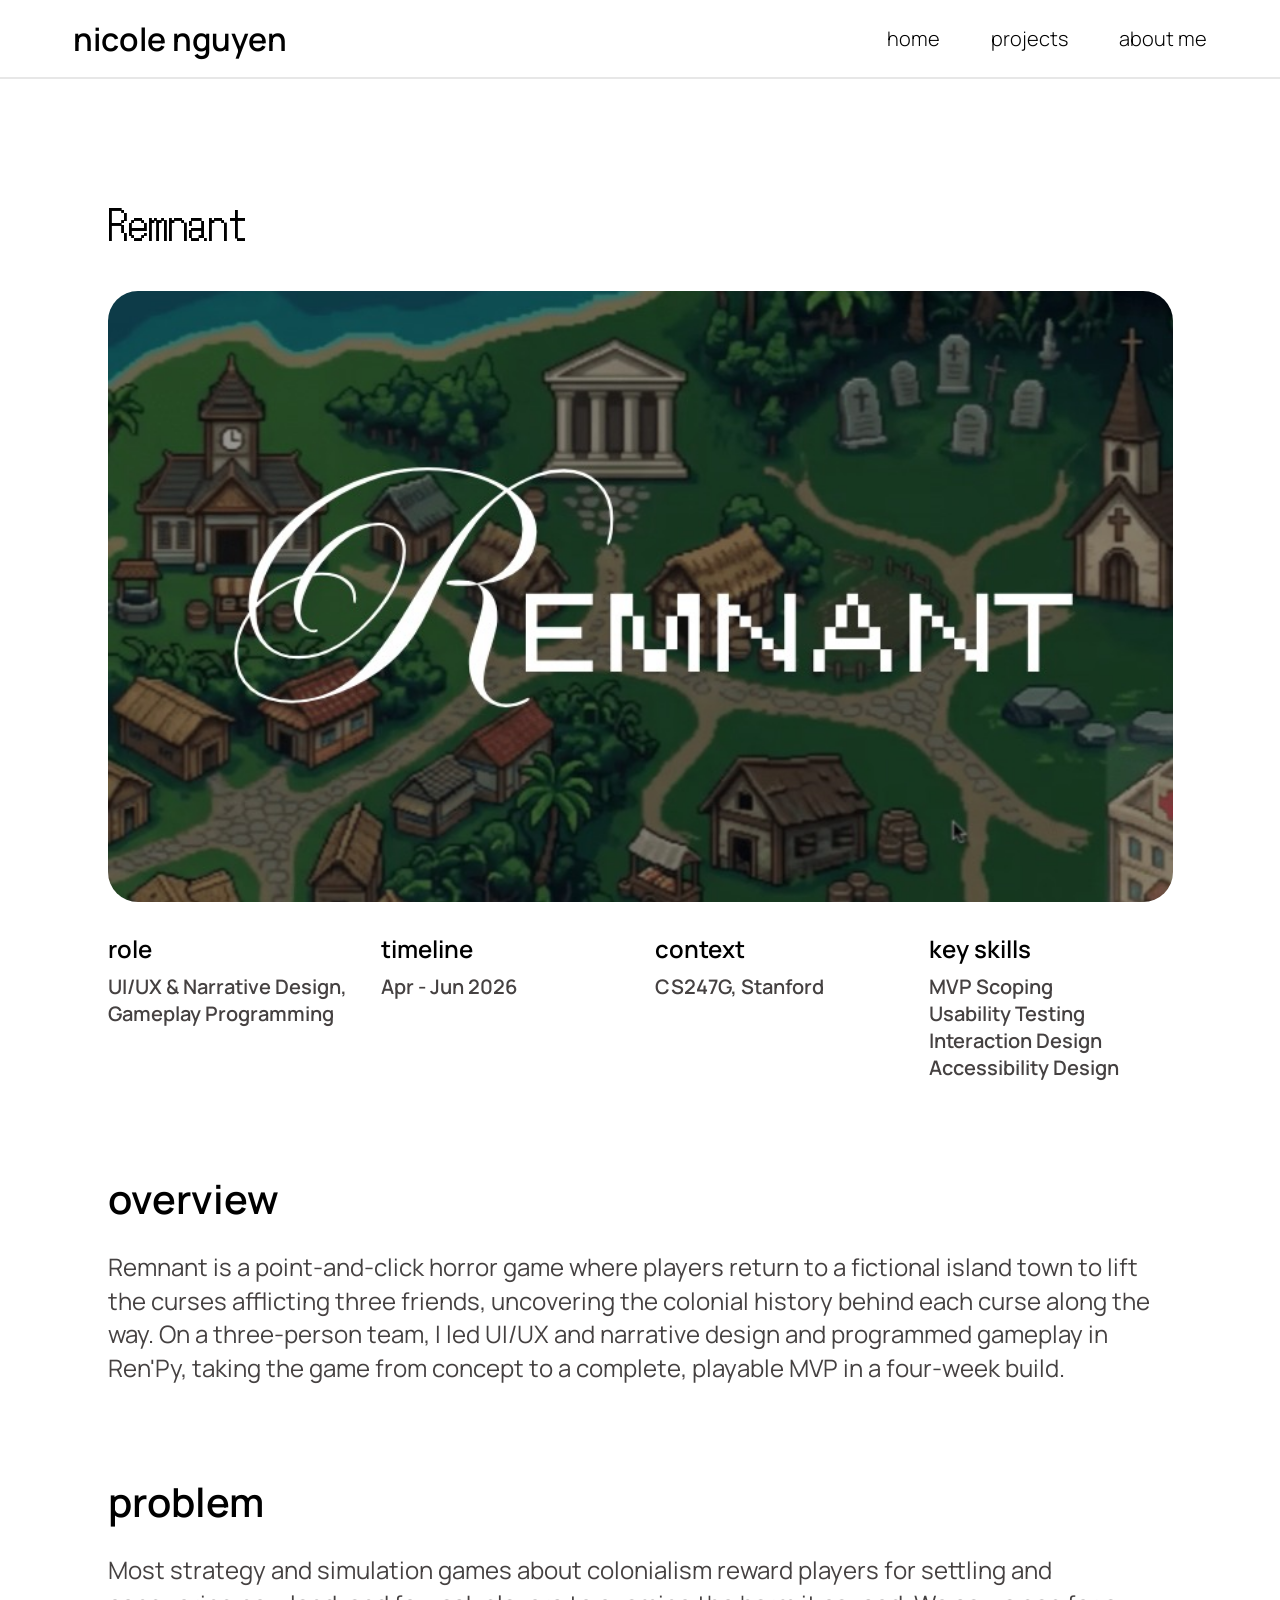
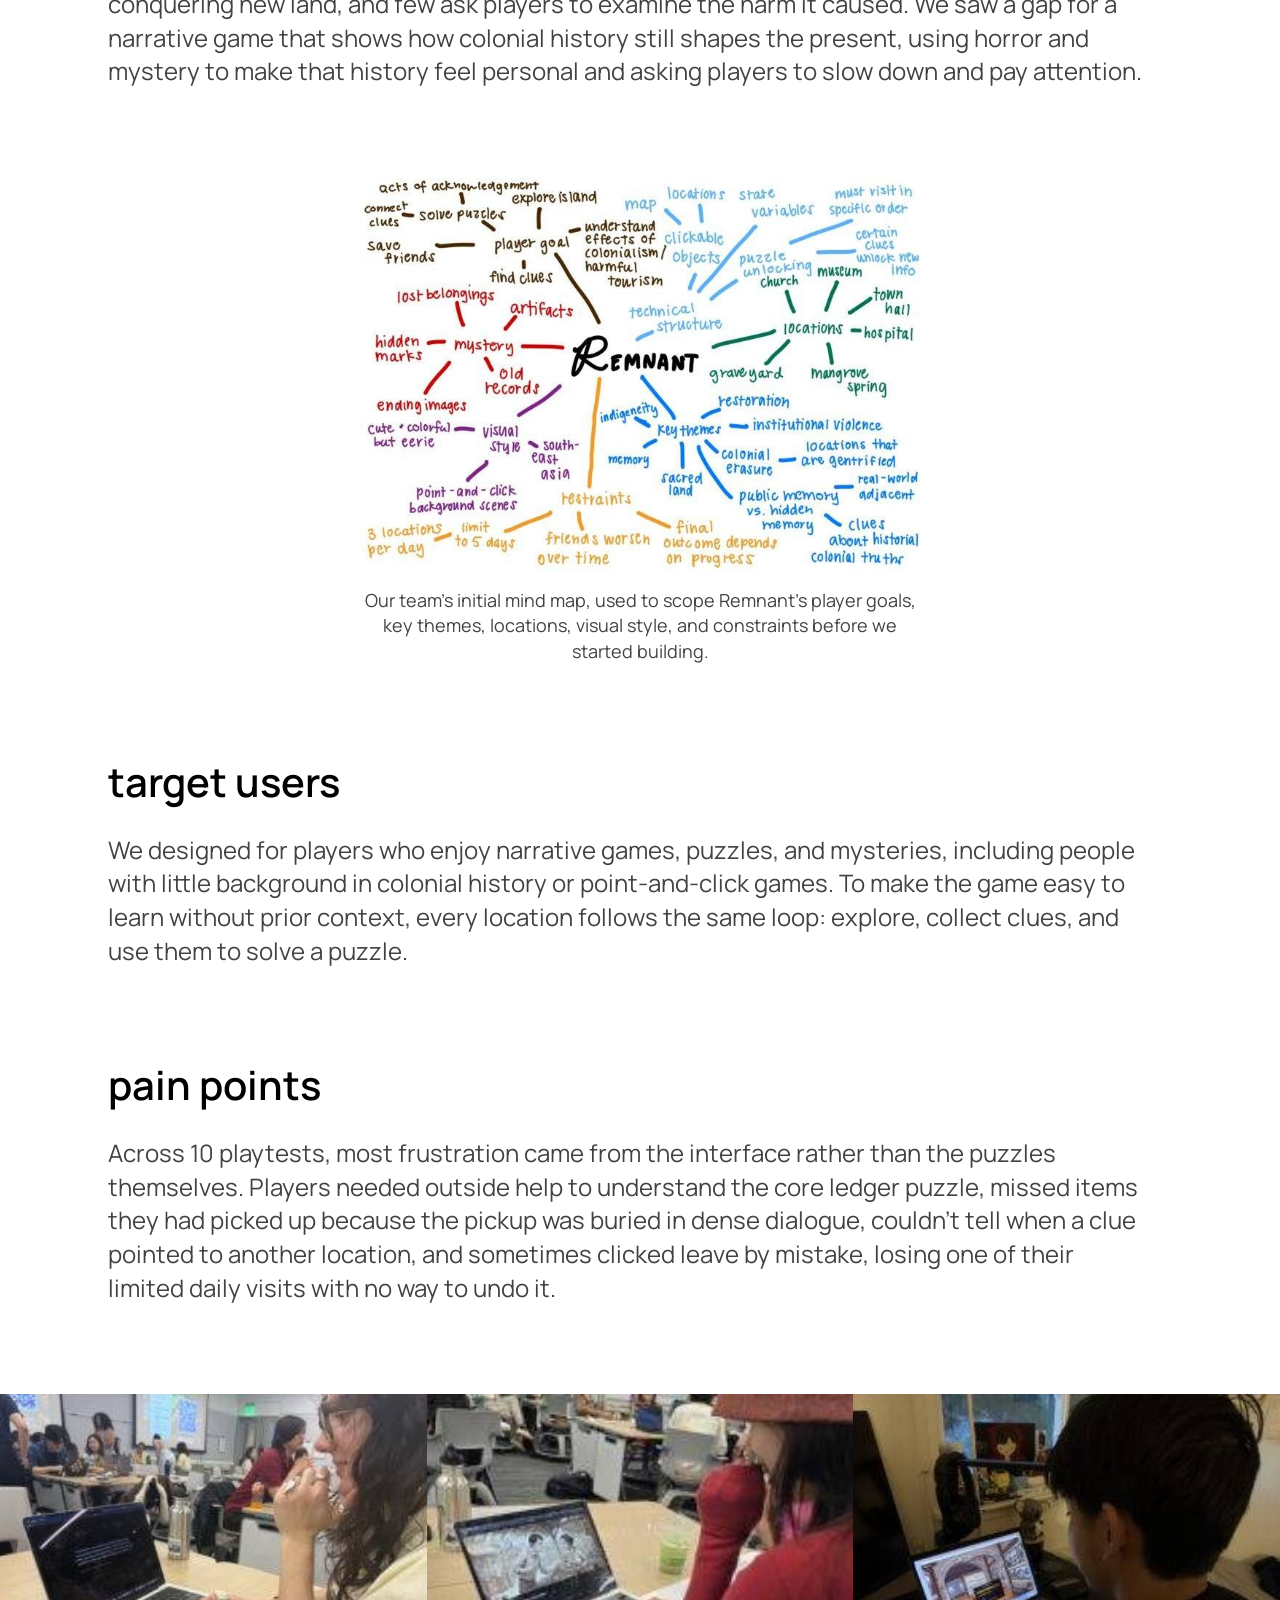
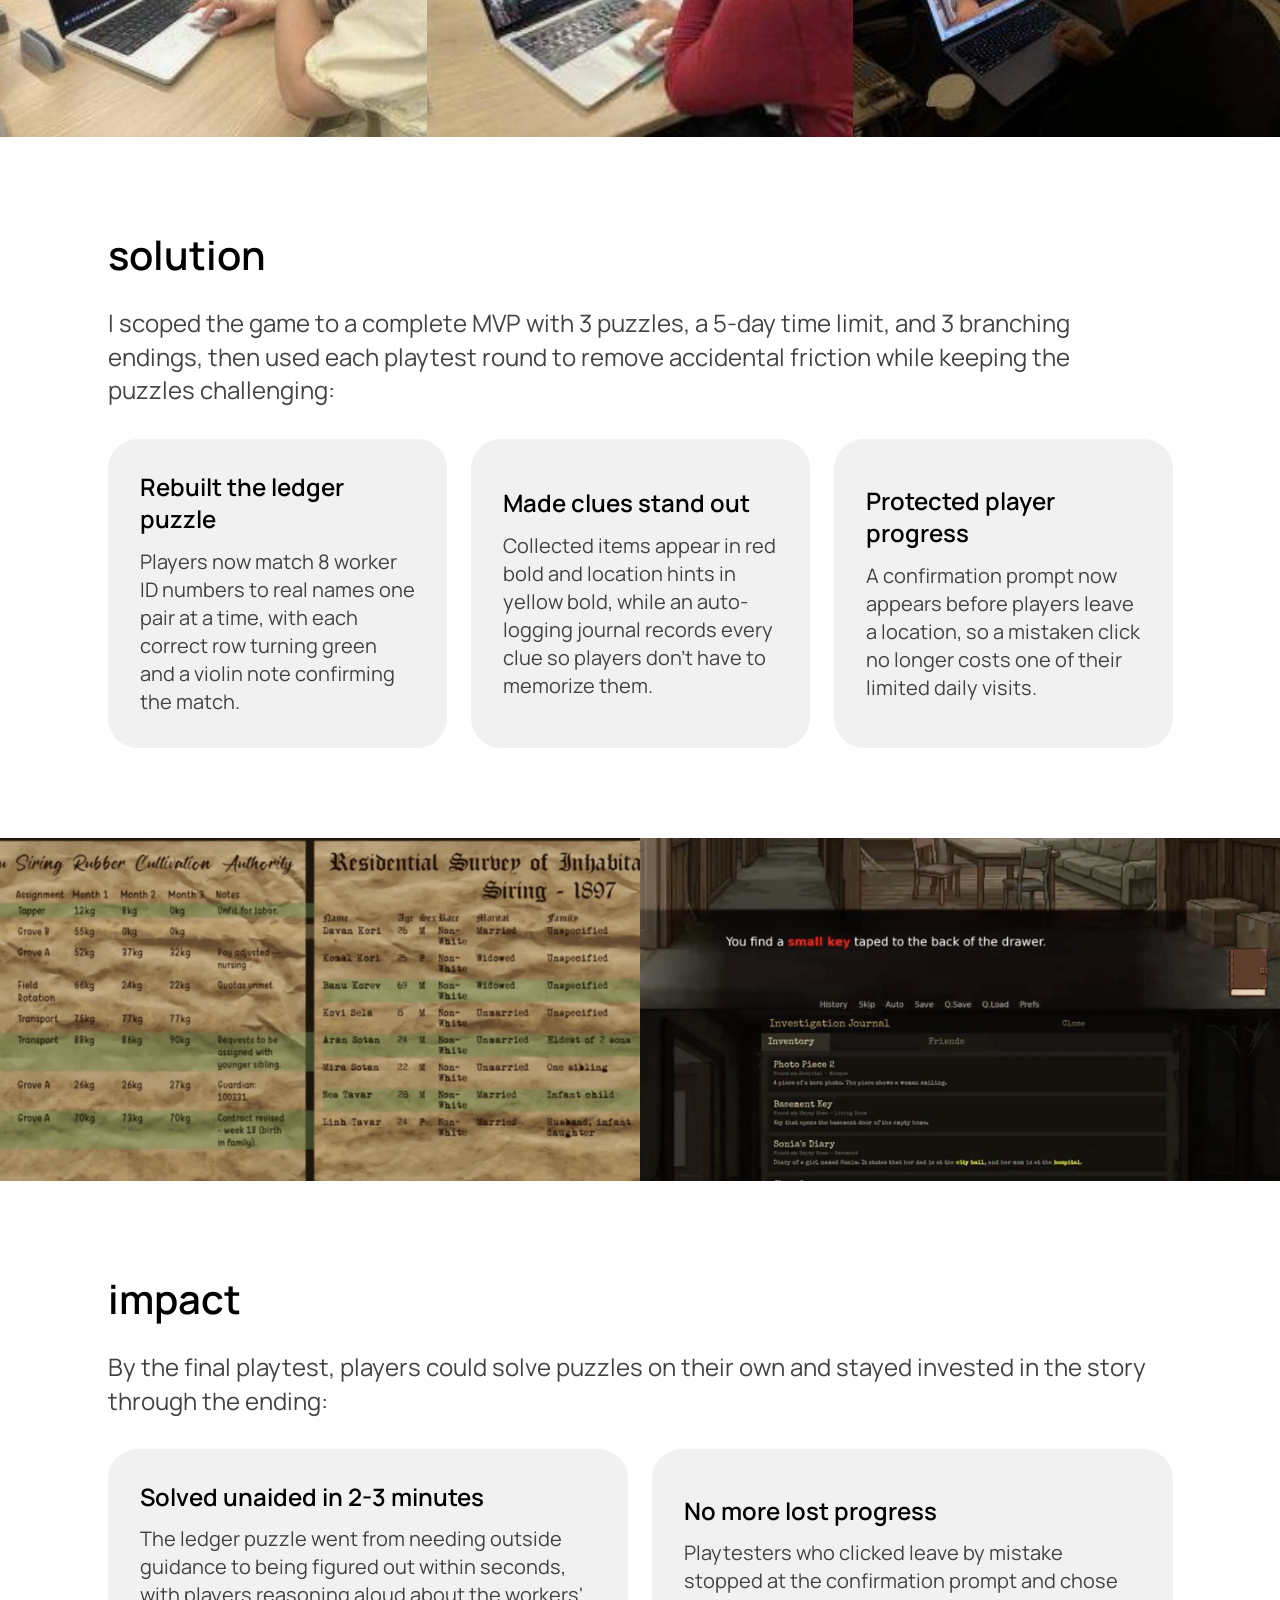
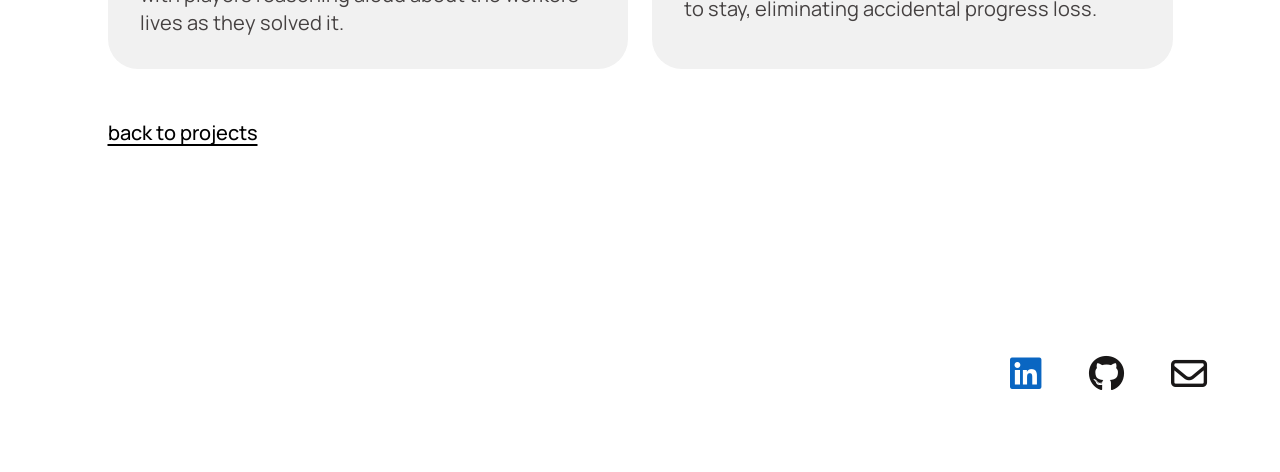
<file: projects/remnant.html>
<!DOCTYPE html>

<html lang="en">
<head>
<meta charset="utf-8"/>
<meta content="width=device-width, initial-scale=1" name="viewport"/>
<title>Remnant | Nicole Nguyen</title>
  <meta name="description" content="A point-and-click horror game about colonial history, scoped to an MVP and refined across 10 playtests.">
  <meta property="og:type" content="website">
  <meta property="og:site_name" content="Nicole Nguyen">
  <meta property="og:title" content="Remnant | Nicole Nguyen">
  <meta property="og:description" content="A point-and-click horror game about colonial history, scoped to an MVP and refined across 10 playtests.">
  <meta property="og:url" content="https://nicoleunguyen.com/projects/remnant.html">
  <meta property="og:image" content="https://nicoleunguyen.com/assets/hero-remnant.jpg">
  <meta name="twitter:card" content="summary_large_image">
  <link rel="icon" href="../favicon.ico" sizes="any">
  <link rel="icon" type="image/png" sizes="32x32" href="../favicon-32.png">
  <link rel="apple-touch-icon" href="../apple-touch-icon.png">
<link href="https://fonts.googleapis.com" rel="preconnect"/>
<link crossorigin="" href="https://fonts.gstatic.com" rel="preconnect"/>
<link href="https://fonts.googleapis.com/css2?family=DotGothic16&amp;family=Manrope:wght@200;300;400;500;600&amp;display=swap" rel="stylesheet"/>
<link href="https://cdnjs.cloudflare.com/ajax/libs/font-awesome/6.5.1/css/all.min.css" rel="stylesheet"/>
<link href="../styles.css" rel="stylesheet"/>
</head>
<body>
<header class="site-header">
<div class="wrap">
<a class="logo" href="../index.html">nicole nguyen</a>
<nav aria-label="Main" class="menu">
<a href="../index.html">home</a>
<a href="../index.html#projects">projects</a>
<a href="../about.html">about me</a>
</nav>
</div>
</header>
<main class="detail">
<h1>Remnant</h1>
<div aria-hidden="true" class="detail-hero" style="background-image: url('../assets/hero-remnant.jpg')"></div>
<div class="meta">
<div><h2>role</h2><p>UI/UX &amp; Narrative Design, Gameplay Programming</p></div>
<div><h2>timeline</h2><p>Apr - Jun 2026</p></div>
<div><h2>context</h2><p>CS247G, Stanford</p></div>
<div><h2>key skills</h2><ul><li>MVP Scoping</li><li>Usability Testing</li><li>Interaction Design</li><li>Accessibility Design</li></ul></div>
</div>
<section class="case"><h2>overview</h2><p>Remnant is a point-and-click horror game where players return to a fictional island town to lift the curses afflicting three friends, uncovering the colonial history behind each curse along the way. On a three-person team, I led UI/UX and narrative design and programmed gameplay in Ren'Py, taking the game from concept to a complete, playable MVP in a four-week build.</p></section>
<section class="case"><h2>problem</h2><p>Most strategy and simulation games about colonialism reward players for settling and conquering new land, and few ask players to examine the harm it caused. We saw a gap for a narrative game that shows how colonial history still shapes the present, using horror and mystery to make that history feel personal and asking players to slow down and pay attention.</p><figure class="case-figure"><img src="../assets/remnant-mindmap.jpg" alt="Hand-drawn mind map of Remnant branching into player goal, mystery, visual style, restraints, key themes, locations, and technical structure"><figcaption>Our team's initial mind map, used to scope Remnant's player goals, key themes, locations, visual style, and constraints before we started building.</figcaption></figure></section>
<section class="case"><h2>target users</h2><p>We designed for players who enjoy narrative games, puzzles, and mysteries, including people with little background in colonial history or point-and-click games. To make the game easy to learn without prior context, every location follows the same loop: explore, collect clues, and use them to solve a puzzle.</p></section>
<section class="case"><h2>pain points</h2><p>Across 10 playtests, most frustration came from the interface rather than the puzzles themselves. Players needed outside help to understand the core ledger puzzle, missed items they had picked up because the pickup was buried in dense dialogue, couldn't tell when a clue pointed to another location, and sometimes clicked leave by mistake, losing one of their limited daily visits with no way to undo it.</p></section>
  </main>
  <section class="detail-photos" aria-label="Playtest photos">
    <img src="../assets/remnant-playtest-1.jpg" alt="A playtester thinking through a puzzle during an in-class playtest">
    <img src="../assets/remnant-playtest-2.jpg" alt="A playtester exploring Remnant on a laptop">
    <img src="../assets/remnant-playtest-3.jpg" alt="A playtester exploring Remnant on a laptop at home">
  </section>
  <div class="detail detail-rest">
<section class="case"><h2>solution</h2><p>I scoped the game to a complete MVP with 3 puzzles, a 5-day time limit, and 3 branching endings, then used each playtest round to remove accidental friction while keeping the puzzles challenging:</p><div class="boxes boxes-3"><div class="box"><h3>Rebuilt the ledger puzzle</h3><p>Players now match 8 worker ID numbers to real names one pair at a time, with each correct row turning green and a violin note confirming the match.</p></div><div class="box"><h3>Made clues stand out</h3><p>Collected items appear in red bold and location hints in yellow bold, while an auto-logging journal records every clue so players don't have to memorize them.</p></div><div class="box"><h3>Protected player progress</h3><p>A confirmation prompt now appears before players leave a location, so a mistaken click no longer costs one of their limited daily visits.</p></div></div></section>
</div>
<section aria-label="Photos" class="detail-photos detail-photos-mid detail-photos-2">
<img alt="The ledger puzzle: a colonial rubber plantation ledger beside a 1897 census, with correctly matched rows highlighted in green" src="../assets/remnant-ledger.jpg"/>
<img alt="An item pickup shown in red bold dialogue, and the investigation journal listing collected clues with location hints in yellow" src="../assets/remnant-clues.jpg"/>
</section>
<div class="detail detail-rest">
<section class="case"><h2>impact</h2><p>By the final playtest, players could solve puzzles on their own and stayed invested in the story through the ending:</p><div class="boxes boxes-2"><div class="box"><h3>Solved unaided in 2-3 minutes</h3><p>The ledger puzzle went from needing outside guidance to being figured out within seconds, with players reasoning aloud about the workers' lives as they solved it.</p></div><div class="box"><h3>No more lost progress</h3><p>Playtesters who clicked leave by mistake stopped at the confirmation prompt and chose to stay, eliminating accidental progress loss.</p></div></div></section>
<a class="back" href="../index.html#projects">back to projects</a>
</div>
<footer class="site-footer">
<div class="wrap">
<a aria-label="LinkedIn" href="https://www.linkedin.com/in/nicoleunguyen/"><i class="fa-brands fa-linkedin icon-linkedin"></i></a>
<a aria-label="GitHub" href="https://github.com/bjorwol"><i class="fa-brands fa-github"></i></a>
<a aria-label="Email" href="mailto:nicoleunnguyen@gmail.com"><i class="fa-regular fa-envelope"></i></a>
</div>
</footer>
</body>
</html>
</file>
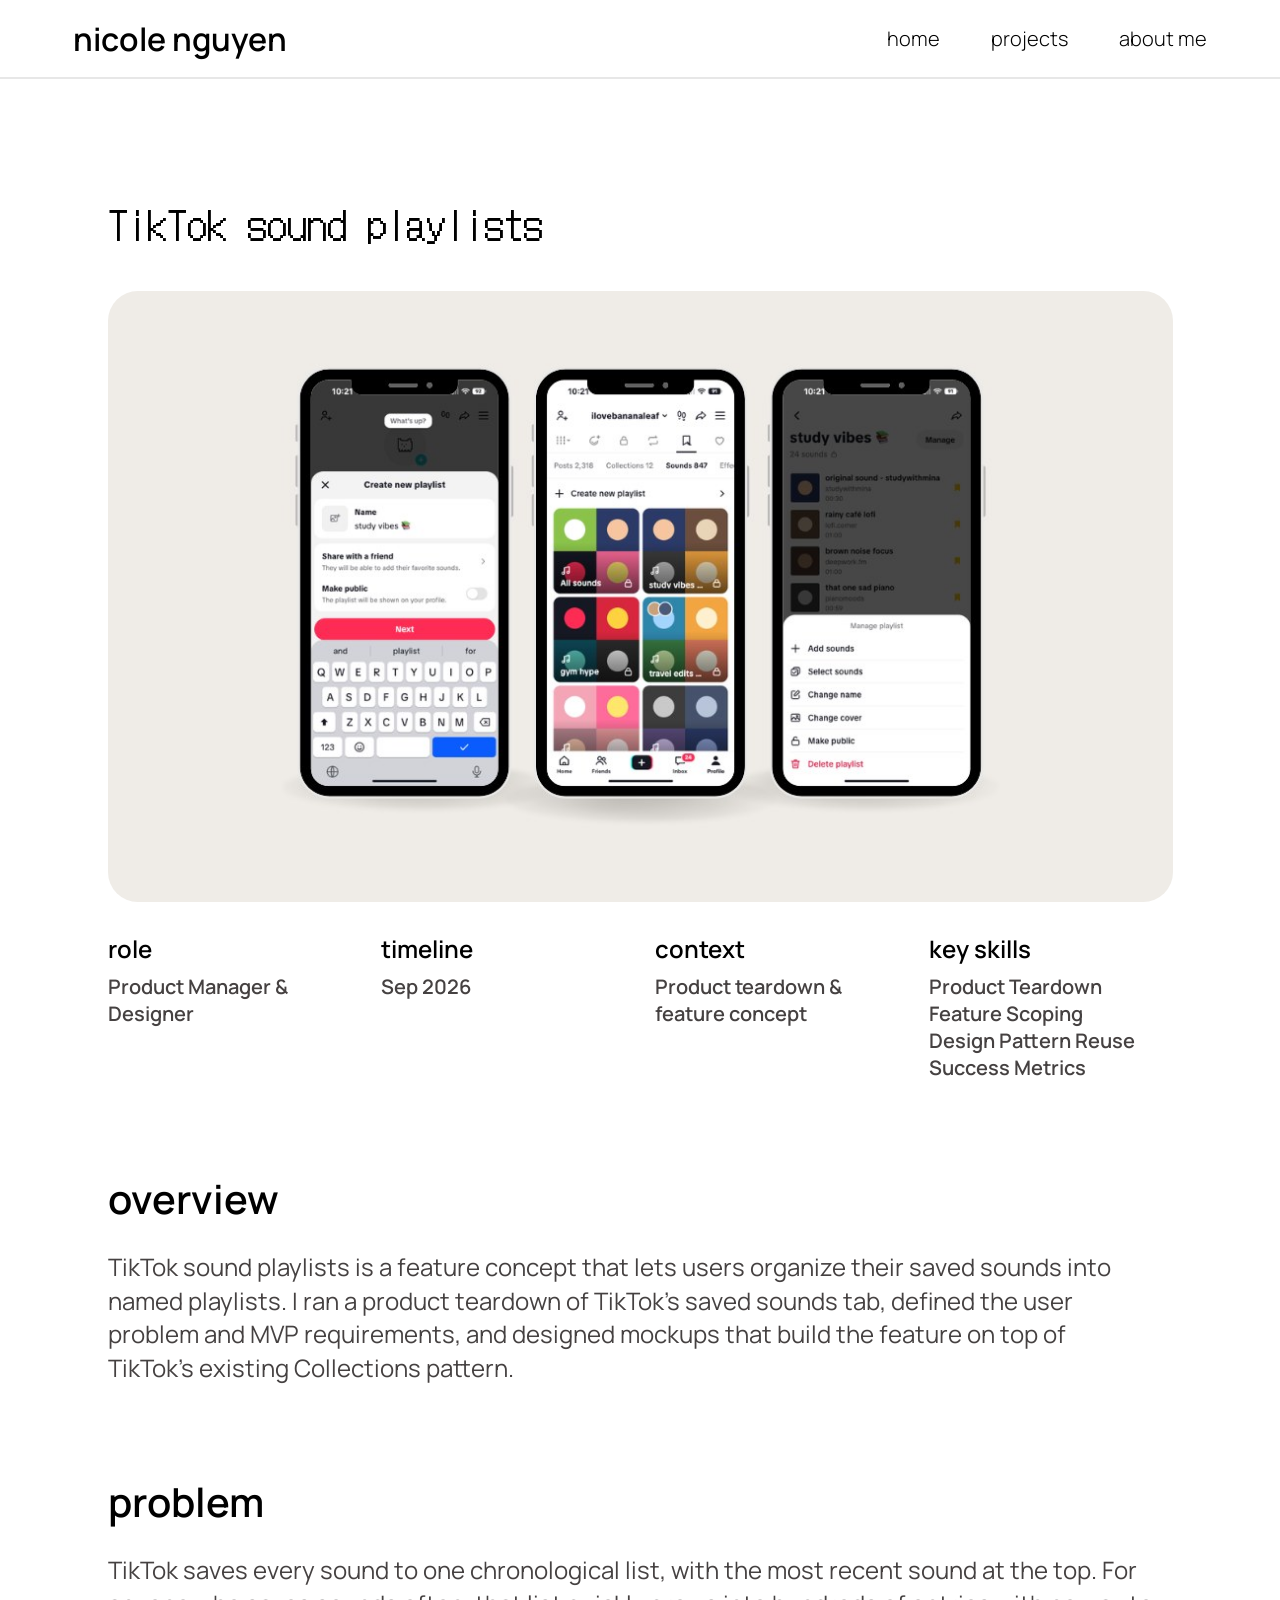
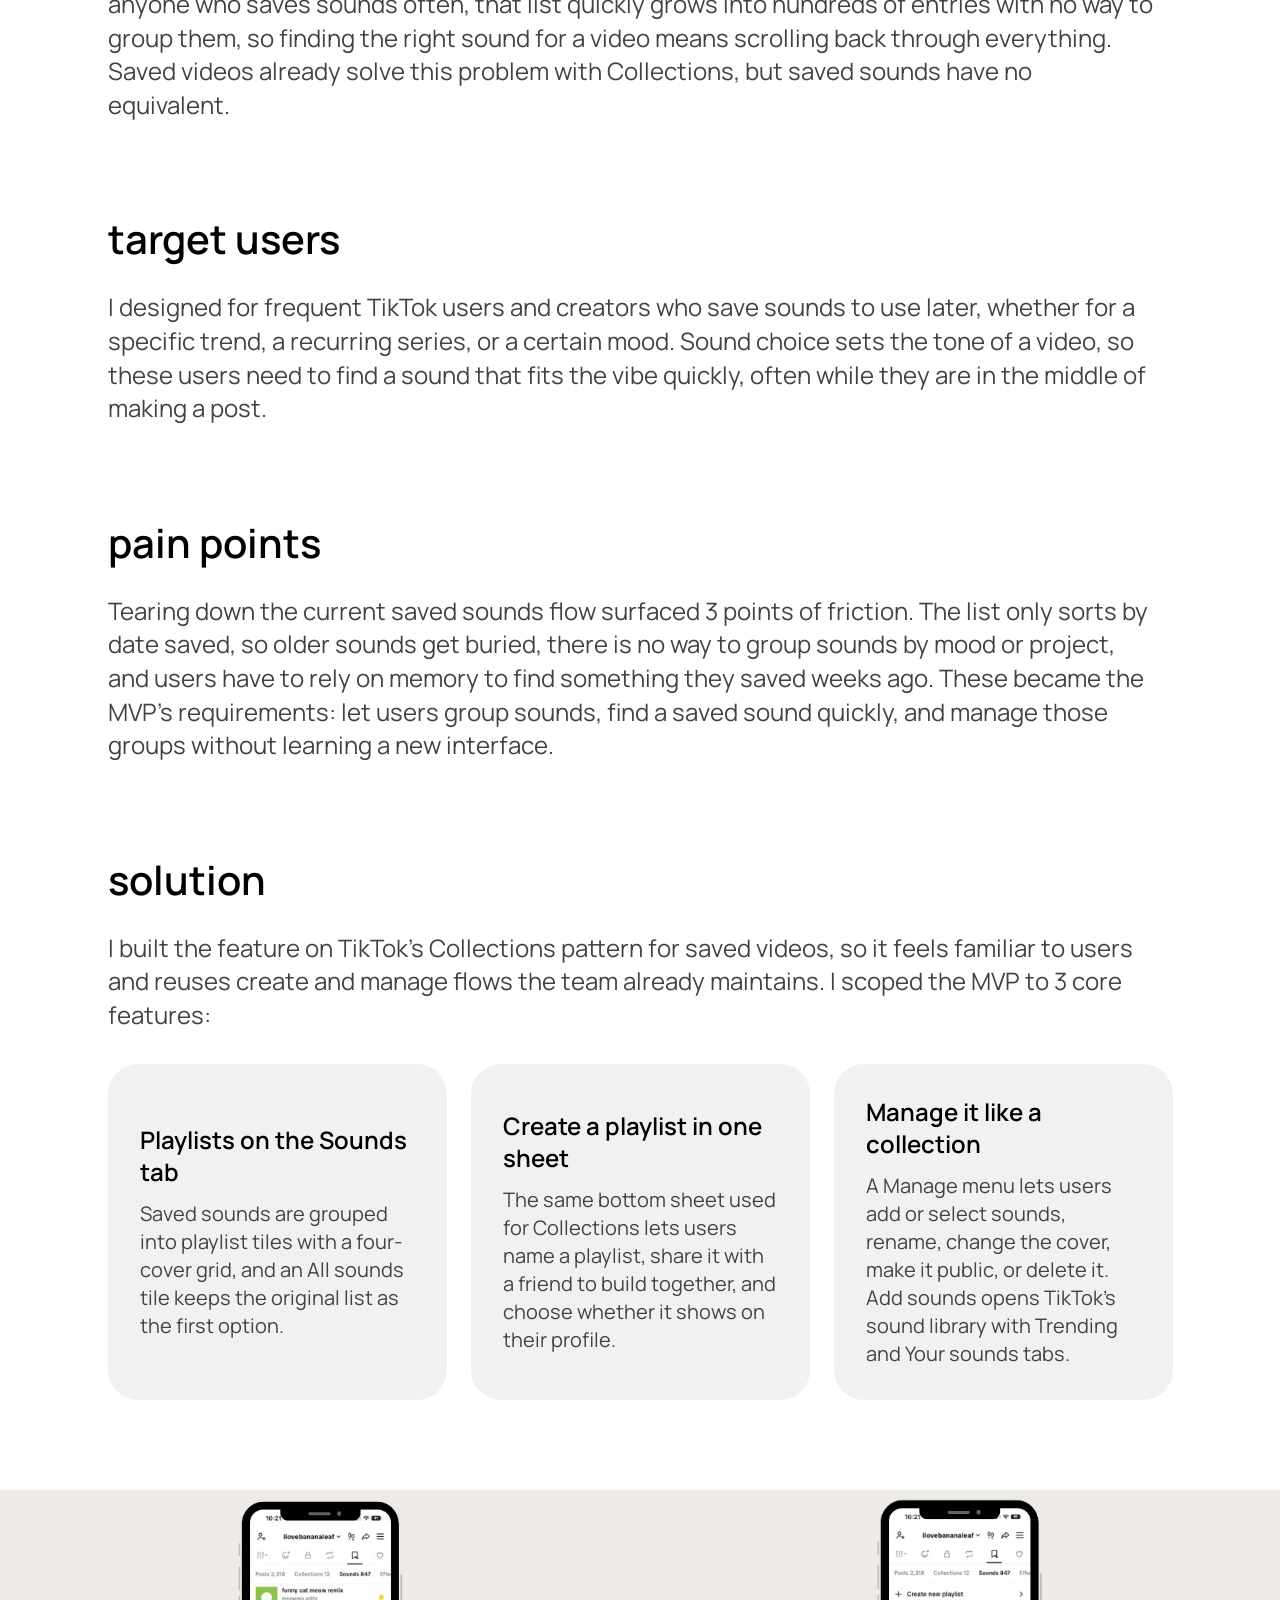
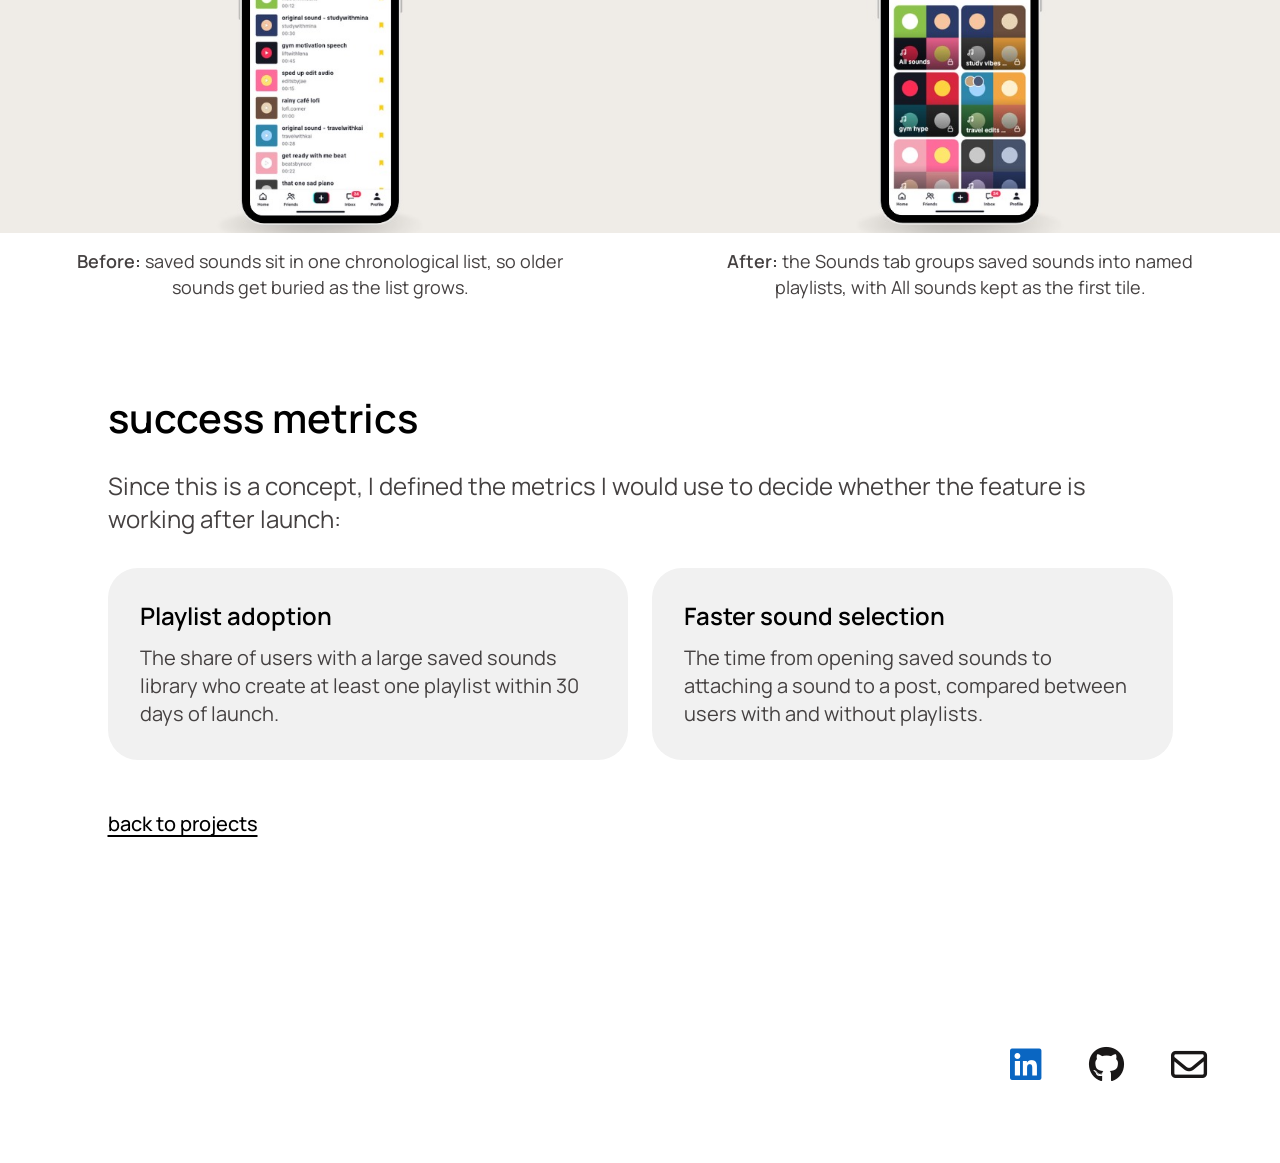
<file: projects/tiktok.html>
<!DOCTYPE html>

<html lang="en">
<head>
<meta charset="utf-8"/>
<meta content="width=device-width, initial-scale=1" name="viewport"/>
<title>TikTok sound playlists | Nicole Nguyen</title>
  <meta name="description" content="A product teardown and feature concept for organizing saved TikTok sounds into playlists.">
  <meta property="og:type" content="website">
  <meta property="og:site_name" content="Nicole Nguyen">
  <meta property="og:title" content="TikTok sound playlists | Nicole Nguyen">
  <meta property="og:description" content="A product teardown and feature concept for organizing saved TikTok sounds into playlists.">
  <meta property="og:url" content="https://nicoleunguyen.com/projects/tiktok.html">
  <meta property="og:image" content="https://nicoleunguyen.com/assets/hero-tiktok.jpg">
  <meta name="twitter:card" content="summary_large_image">
  <link rel="icon" href="../favicon.ico" sizes="any">
  <link rel="icon" type="image/png" sizes="32x32" href="../favicon-32.png">
  <link rel="apple-touch-icon" href="../apple-touch-icon.png">
<link href="https://fonts.googleapis.com" rel="preconnect"/>
<link crossorigin="" href="https://fonts.gstatic.com" rel="preconnect"/>
<link href="https://fonts.googleapis.com/css2?family=DotGothic16&amp;family=Manrope:wght@200;300;400;500;600&amp;display=swap" rel="stylesheet"/>
<link href="https://cdnjs.cloudflare.com/ajax/libs/font-awesome/6.5.1/css/all.min.css" rel="stylesheet"/>
<link href="../styles.css" rel="stylesheet"/>
</head>
<body>
<header class="site-header">
<div class="wrap">
<a class="logo" href="../index.html">nicole nguyen</a>
<nav aria-label="Main" class="menu">
<a href="../index.html">home</a>
<a href="../index.html#projects">projects</a>
<a href="../about.html">about me</a>
</nav>
</div>
</header>
<main class="detail">
<h1>TikTok sound playlists</h1>
<div aria-hidden="true" class="detail-hero" style="background-image: url('../assets/hero-tiktok.jpg')"></div>
<div class="meta">
<div><h2>role</h2><p>Product Manager &amp; Designer</p></div>
<div><h2>timeline</h2><p>Sep 2026</p></div>
<div><h2>context</h2><p>Product teardown &amp; feature concept</p></div>
<div><h2>key skills</h2><ul><li>Product Teardown</li><li>Feature Scoping</li><li>Design Pattern Reuse</li><li>Success Metrics</li></ul></div>
</div>
<section class="case"><h2>overview</h2><p>TikTok sound playlists is a feature concept that lets users organize their saved sounds into named playlists. I ran a product teardown of TikTok's saved sounds tab, defined the user problem and MVP requirements, and designed mockups that build the feature on top of TikTok's existing Collections pattern.</p></section>
<section class="case"><h2>problem</h2><p>TikTok saves every sound to one chronological list, with the most recent sound at the top. For anyone who saves sounds often, that list quickly grows into hundreds of entries with no way to group them, so finding the right sound for a video means scrolling back through everything. Saved videos already solve this problem with Collections, but saved sounds have no equivalent.</p></section>
<section class="case"><h2>target users</h2><p>I designed for frequent TikTok users and creators who save sounds to use later, whether for a specific trend, a recurring series, or a certain mood. Sound choice sets the tone of a video, so these users need to find a sound that fits the vibe quickly, often while they are in the middle of making a post.</p></section>
<section class="case"><h2>pain points</h2><p>Tearing down the current saved sounds flow surfaced 3 points of friction. The list only sorts by date saved, so older sounds get buried, there is no way to group sounds by mood or project, and users have to rely on memory to find something they saved weeks ago. These became the MVP's requirements: let users group sounds, find a saved sound quickly, and manage those groups without learning a new interface.</p></section>
<section class="case"><h2>solution</h2><p>I built the feature on TikTok's Collections pattern for saved videos, so it feels familiar to users and reuses create and manage flows the team already maintains. I scoped the MVP to 3 core features:</p><div class="boxes boxes-3"><div class="box"><h3>Playlists on the Sounds tab</h3><p>Saved sounds are grouped into playlist tiles with a four-cover grid, and an All sounds tile keeps the original list as the first option.</p></div><div class="box"><h3>Create a playlist in one sheet</h3><p>The same bottom sheet used for Collections lets users name a playlist, share it with a friend to build together, and choose whether it shows on their profile.</p></div><div class="box"><h3>Manage it like a collection</h3><p>A Manage menu lets users add or select sounds, rename, change the cover, make it public, or delete it. Add sounds opens TikTok's sound library with Trending and Your sounds tabs.</p></div></div></section>
</main>
<section aria-label="Photos" class="detail-photos detail-photos-2">
<figure class="row-fig"><img src="../assets/tiktok-before.jpg" alt="The current TikTok Sounds tab showing one long chronological list of saved sounds"/><figcaption><strong>Before:</strong> saved sounds sit in one chronological list, so older sounds get buried as the list grows.</figcaption></figure>
<figure class="row-fig"><img src="../assets/tiktok-after.jpg" alt="The redesigned Sounds tab showing saved sounds grouped into named playlists"/><figcaption><strong>After:</strong> the Sounds tab groups saved sounds into named playlists, with All sounds kept as the first tile.</figcaption></figure>
</section>
<div class="detail detail-rest">
<section class="case"><h2>success metrics</h2><p>Since this is a concept, I defined the metrics I would use to decide whether the feature is working after launch:</p><div class="boxes boxes-2"><div class="box"><h3>Playlist adoption</h3><p>The share of users with a large saved sounds library who create at least one playlist within 30 days of launch.</p></div><div class="box"><h3>Faster sound selection</h3><p>The time from opening saved sounds to attaching a sound to a post, compared between users with and without playlists.</p></div></div></section>
<a class="back" href="../index.html#projects">back to projects</a>
</div>
<footer class="site-footer">
<div class="wrap">
<a aria-label="LinkedIn" href="https://www.linkedin.com/in/nicoleunguyen/"><i class="fa-brands fa-linkedin icon-linkedin"></i></a>
<a aria-label="GitHub" href="https://github.com/bjorwol"><i class="fa-brands fa-github"></i></a>
<a aria-label="Email" href="mailto:nicoleunnguyen@gmail.com"><i class="fa-regular fa-envelope"></i></a>
</div>
</footer>
</body>
</html>
</file>
<file: styles.css>
/* ---------- tokens (from Figma) ---------- */
:root {
  --ink: #000000;
  --ink-soft: #454141;
  --rule: #e7e7e7;
  --panel: #f1f1f1;
  --bg: #ffffff;
  --pixel: "DotGothic16", "Courier New", monospace;
  --sans: "Manrope", "Helvetica Neue", Arial, sans-serif;
  --page: 1440px;
  --gutter: clamp(20px, 5.7vw, 82px);
}

* { box-sizing: border-box; }
html { scroll-behavior: smooth; }
@media (prefers-reduced-motion: reduce) { html { scroll-behavior: auto; } }

body {
  margin: 0;
  background: var(--bg);
  color: var(--ink);
  font-family: var(--sans);
  -webkit-font-smoothing: antialiased;
}

img { max-width: 100%; display: block; }
a { color: inherit; text-decoration: none; }
a:focus-visible { outline: 2px solid var(--ink); outline-offset: 4px; border-radius: 4px; }

.wrap { max-width: var(--page); margin: 0 auto; padding: 0 var(--gutter); }

/* ---------- header ---------- */
.site-header { border-bottom: 2px solid var(--rule); }
.site-header .wrap {
  display: flex; align-items: center; justify-content: space-between;
  min-height: 77px; gap: 20px; flex-wrap: wrap;
}
.logo { font-weight: 600; font-size: clamp(26px, 2.5vw, 36px); }
.menu { display: flex; gap: clamp(24px, 4vw, 56px); font-weight: 300; font-size: 20px; }
.menu a:hover { text-decoration: underline; text-underline-offset: 4px; }

/* ---------- hero ---------- */
.hero { padding-top: clamp(80px, 11vw, 158px); padding-bottom: clamp(80px, 9vw, 130px); }
.hero h1 {
  font-family: var(--pixel); font-weight: 400;
  font-size: clamp(28px, 3.1vw, 45px); line-height: 1.3; margin: 0;
}
.sticker-inline {
  display: inline-block; vertical-align: middle; height: 1.6em; width: auto;
  margin: -0.4em 0.1em -0.3em;
}
.flip { transform: scaleX(-1); }

/* ---------- projects ---------- */
.projects {
  display: grid; grid-template-columns: repeat(2, 1fr); gap: 70px 50px;
  max-width: 1170px; margin: 0 auto; padding: 0 var(--gutter); box-sizing: content-box;
}
.mockup {
  width: 100%; aspect-ratio: 560 / 570;
  border-radius: 30px; background: var(--panel);
}
.card-text { padding: 10px 12px 0; }
.card h2 { font-weight: 600; font-size: clamp(22px, 1.9vw, 27px); margin: 0 0 6px; }
.card p { color: var(--ink-soft); font-weight: 500; font-size: clamp(17px, 1.4vw, 20px); margin: 0; }
a.card:hover h2 { text-decoration: underline; text-underline-offset: 4px; }

/* ---------- bio ---------- */
.bio {
  display: flex; align-items: center; justify-content: center; gap: 62px;
  padding: clamp(80px, 10vw, 150px) var(--gutter) 60px;
  max-width: var(--page); margin: 0 auto; position: relative;
}
.portrait { width: 305px; height: 305px; border-radius: 50%; object-fit: cover; object-position: center 30%; flex-shrink: 0; background: var(--panel); }
.bio-text { max-width: 831px; }
.bio-text h2 { font-family: var(--pixel); font-weight: 400; font-size: 30px; margin: 0 0 14px; display: flex; align-items: center; gap: 14px; }
.bio-text h2 img { height: 60px; width: auto; }
.bio-text p { color: var(--ink-soft); font-size: 20px; line-height: 1.35; margin: 0 0 7px; }

/* ---------- resume columns ---------- */
.resume {
  display: grid; grid-template-columns: 1fr 1fr; gap: 60px;
  max-width: 1170px; margin: 0 auto; padding: 40px var(--gutter) 90px;
  position: relative;
}
.resume-col { display: flex; flex-direction: column; gap: 40px; }
.block h3 { font-weight: 600; font-size: 27px; margin: 0 0 14px; display: flex; align-items: flex-end; gap: 10px; }
.block h3 img { height: 105px; width: auto; margin-bottom: -10px; }
.block ul { list-style: none; margin: 0 0 0 10px; padding: 0 0 0 20px; border-left: 2px solid var(--ink-soft); }
.block li { margin-bottom: 28px; font-size: 20px; line-height: 1.2; }
.block li:last-child { margin-bottom: 4px; }
.org { font-weight: 500; }
.year { font-size: 16px; color: var(--ink-soft); margin-left: 6px; }
.title { display: block; font-weight: 300; color: var(--ink-soft); margin-top: 4px; }
.sticker-float { position: absolute; width: 105px; height: auto; }

/* ---------- photo strip ---------- */
.photos { display: grid; grid-template-columns: 601fr 552fr 560fr; overflow: hidden; }
.photos img { width: 100%; height: clamp(200px, 26.8vw, 386px); object-fit: cover; background: var(--panel); }

/* ---------- footer ---------- */
.site-footer .wrap { display: flex; justify-content: flex-end; gap: 47px; padding-top: 120px; padding-bottom: 80px; }
.site-footer i { font-size: 36px; color: #191717; }
.site-footer .icon-linkedin { color: #0A66C2; }

/* ---------- project detail page ---------- */
.detail { max-width: 1065px; margin: 0 auto; padding: clamp(60px, 9vw, 130px) var(--gutter) 90px; box-sizing: content-box; }
.detail h1 { font-family: var(--pixel); font-weight: 400; font-size: clamp(32px, 3.1vw, 45px); margin: 0 0 40px; }
.detail-hero { width: 100%; aspect-ratio: 1046 / 600; border-radius: 30px; background: var(--panel); object-fit: cover; }
.meta { display: grid; grid-template-columns: repeat(4, 1fr); gap: 30px; padding: 30px 0 0; }
.meta h2 { font-weight: 600; font-size: 24px; margin: 0 0 8px; }
.meta p, .meta li { color: var(--ink-soft); font-weight: 600; font-size: 20px; margin: 0; line-height: 1.35; }
.meta ul { list-style: none; padding: 0; margin: 0; }
.overview { margin-top: 90px; }
.overview h2 { font-weight: 600; font-size: 40px; margin: 0 0 24px; }
.overview p { color: var(--ink-soft); font-size: 24px; line-height: 1.4; margin: 0 0 20px; max-width: 1046px; }
.back { display: inline-block; margin-top: 50px; font-size: 20px; font-weight: 500; text-decoration: underline; text-underline-offset: 4px; }

/* ---------- responsive ---------- */
@media (max-width: 960px) {
  .projects { grid-template-columns: 1fr; gap: 40px; padding: 0 var(--gutter); }
  .bio { flex-direction: column; text-align: left; gap: 30px; }
  .portrait { width: 220px; height: 220px; }
  .resume { grid-template-columns: 1fr; }
  .sticker-float { display: none; }
  .meta { grid-template-columns: 1fr 1fr; padding-left: 0; }
  .photos { grid-template-columns: 1fr; }
  .site-footer .wrap { justify-content: center; padding-top: 70px; }
}
.sticker-lg { height: 2.4em; margin-top: -0.8em; margin-bottom: -0.7em; }

/* ---------- hover motion ---------- */
.mockup,
.sticker-inline, .bio-text h2 img, .block h3 img, .sticker-float {
  transition: transform 0.25s ease;
}
.card { display: block; }
.card:hover .mockup, .card:focus-visible .mockup { transform: scale(1.03); }
.sticker-inline:hover, .bio-text h2 img:hover, .block h3 img:hover, .sticker-float:hover { transform: scale(1.12); }
.flip:hover { transform: scale(-1.12, 1.12); }

/* TikTok work-in-progress card */
.card-wip { cursor: default; outline: none; }
.card-wip:focus-visible .mockup { outline: 2px solid var(--ink); outline-offset: 4px; }
.card-wip .mockup { display: flex; align-items: center; justify-content: center; }
.wip-label {
  font-family: var(--pixel); font-size: clamp(24px, 2.4vw, 36px); line-height: 1.3;
  text-align: center; color: var(--ink);
  opacity: 0; transition: opacity 0.25s ease;
}
.card-wip:hover .wip-label, .card-wip:focus-visible .wip-label { opacity: 1; }
@media (hover: none) { .wip-label { opacity: 1; } }

@media (prefers-reduced-motion: reduce) {
  .mockup, .sticker-inline, .bio-text h2 img, .block h3 img, .sticker-float, .wip-label { transition: none; }
}

/* ---------- case study sections ---------- */
.case { margin-top: 90px; }
.case h2 { font-weight: 600; font-size: 40px; margin: 0 0 24px; }
.case p { color: var(--ink-soft); font-size: 24px; line-height: 1.4; margin: 0; max-width: 1046px; }
.boxes { display: grid; gap: 24px; margin-top: 32px; }
.boxes-3 { grid-template-columns: repeat(3, 1fr); }
.boxes-2 { grid-template-columns: repeat(2, 1fr); }
.box { background: var(--panel); border-radius: 30px; padding: 32px; }
.box h3 { font-weight: 600; font-size: 24px; line-height: 1.35; margin: 0 0 12px; }
.box p { font-size: 20px; line-height: 1.4; }
.detail .overview { margin-top: 90px; }
.detail-photos { display: grid; grid-template-columns: repeat(3, 1fr); margin-top: 0; }
.detail-photos img { width: 100%; height: clamp(200px, 26.8vw, 386px); object-fit: cover; }
.detail + .detail-photos { margin-top: 0; }
@media (max-width: 960px) {
  .boxes-3, .boxes-2 { grid-template-columns: 1fr; }
  .detail-photos { grid-template-columns: 1fr; }
}

/* ---------- mobile and tablet refinements ---------- */
@media (max-width: 960px) {
  /* keep the 3 project cards side by side on tablets */
  .projects { grid-template-columns: repeat(2, 1fr); gap: 48px 24px; }
  .card-text { padding: 10px 4px 0; }
  .wip-label { font-size: clamp(16px, 2.6vw, 24px); }
  .case { margin-top: 64px; }
  .case h2, .overview h2 { font-size: clamp(28px, 4vw, 36px); margin-bottom: 16px; }
  .case p, .overview p { font-size: clamp(17px, 2.4vw, 22px); }
  .box { padding: 24px; }
  .box h3 { font-size: 20px; }
  .box p { font-size: 17px; }
}
@media (max-width: 700px) {
  /* stack cards on phones, capped so they don't balloon */
  .projects { grid-template-columns: 1fr; gap: 40px; max-width: 460px; }
  .card-text { padding: 10px 12px 0; }
  .wip-label { font-size: 26px; }
}
@media (max-width: 600px) {
  /* let the hero text wrap naturally instead of at the desktop line breaks */
  .hero h1 br { display: none; }
  .hero { padding-top: 56px; padding-bottom: 56px; }
  .bio { padding-top: 72px; }
  .bio-text h2 { font-size: 24px; }
  .bio-text h2 img { height: 44px; }
  .bio-text p { font-size: 17px; }
  .block h3 { font-size: 24px; }
  .block h3 img { height: 80px; }
  .block li { font-size: 17px; }
  .detail { padding-top: 48px; }
  .detail h1 { margin-bottom: 24px; }
  .detail-hero { border-radius: 20px; }
  .meta { gap: 24px 16px; }
  .meta h2 { font-size: 20px; }
  .meta p, .meta li { font-size: 16px; }
  .case { margin-top: 48px; }
  .box { border-radius: 20px; }
  .boxes { gap: 16px; margin-top: 24px; }
  .site-footer .wrap { gap: 36px; padding-top: 56px; padding-bottom: 48px; }
}
@media (max-width: 480px) {
  /* header on one line */
  .site-header .wrap { flex-wrap: nowrap; min-height: 64px; }
  .logo { font-size: 20px; white-space: nowrap; }
  .menu { gap: 16px; font-size: 15px; white-space: nowrap; }
}
@media (max-width: 380px) {
  .site-header .wrap { flex-wrap: wrap; justify-content: space-between; padding-top: 14px; padding-bottom: 14px; row-gap: 8px; }
  .menu { gap: 14px; }
}
@media (max-width: 380px) {
  .hero h1 { font-size: 24px; }
}
/* touch screens: skip the hover grow so nothing gets stuck enlarged after a tap */
@media (hover: none) {
  .card:hover .mockup, .sticker-inline:hover, .bio-text h2 img:hover,
  .block h3 img:hover, .sticker-float:hover { transform: none; }
  .flip:hover { transform: scaleX(-1); }
}
/* mockup and hero images: grey shows until the image file is added to assets/ */
.mockup, .detail-hero { background-color: var(--panel); background-size: cover; background-position: center; background-repeat: no-repeat; }
/* pull the "people" sticker closer to its word, like the Figma layout */
.sticker-people { margin-left: -0.25em; }
/* land "about me" closer to the bio instead of in the whitespace above it */
#about { scroll-margin-top: calc(48px - clamp(80px, 10vw, 150px)); }
@media (max-width: 600px) { #about { scroll-margin-top: -24px; } }

/* photo row that sits between two case study sections */
.detail-rest { padding-top: 90px; }
.detail-rest > .case:first-child { margin-top: 0; }
.photo-slot { background: var(--panel); height: clamp(200px, 26.8vw, 386px); }
@media (max-width: 960px) { .detail-rest { padding-top: 64px; } .detail:not(.detail-rest) { padding-bottom: 64px; } }
@media (max-width: 600px) { .detail-rest { padding-top: 48px; } .detail:not(.detail-rest) { padding-bottom: 48px; } }

.detail-photos-2 { grid-template-columns: repeat(2, 1fr); }
.detail-photos-2 img { height: auto; aspect-ratio: 720 / 386; }
@media (max-width: 960px) { .detail-photos-2 { grid-template-columns: 1fr; } }
/* keep each box's text vertically centered when boxes in a row share a height */
.box { display: flex; flex-direction: column; justify-content: center; }

/* subtitle under the hero heading: Manrope SemiBold 30 */
.hero-sub { font-family: 'Manrope', sans-serif; font-weight: 600; font-size: clamp(15px, 1.46vw, 21px); line-height: 1.35; color: var(--ink-soft); margin: 12px 0 0; }
@media (max-width: 600px) { .hero-sub { margin-top: 10px; } }

/* equal breathing room above the title and below the subtitle */
.hero { padding-top: clamp(44px, 7.2vw, 104px); padding-bottom: clamp(44px, 7.2vw, 104px); }
@media (max-width: 600px) { .hero { padding-top: 40px; padding-bottom: 40px; } }

/* about page: same breathing room under the header as the home title */
.about-page .bio { padding-top: clamp(44px, 7.2vw, 104px); }
@media (max-width: 600px) { .about-page .bio { padding-top: 40px; } }

/* captioned figure inside a case study section */
.case-figure { margin: 32px 0 0; }
.case-figure img { display: block; width: 100%; height: auto; border-radius: 30px; }
.case-figure figcaption { margin-top: 16px; font-size: 18px; line-height: 1.4; color: var(--ink-soft); }
@media (max-width: 600px) { .case-figure img { border-radius: 20px; } .case-figure figcaption { font-size: 15px; } }
/* mind map shown at a comfortable size instead of the full column */
.case-figure { max-width: 560px; }
.case-figure { margin-left: auto; margin-right: auto; }
.case-figure figcaption { text-align: center; }

/* figures sit 90px below the paragraph, like a full section gap */
.case-figure { margin-top: 90px; }
/* two figures side by side (POV concept map + MDA), each the size of Remnant's mind map */
.figure-pair {
  display: grid; grid-template-columns: repeat(2, minmax(0, 560px)); gap: 32px; justify-content: center;
  width: min(1152px, calc(100vw - 2 * var(--gutter))); margin: 90px 0 0 50%; transform: translateX(-50%);
}
.figure-pair .case-figure { margin: 0; max-width: none; }
.figure-pair img { aspect-ratio: 560 / 394; object-fit: cover; }
/* two-image row with a caption under each image */
.row-fig { margin: 0; }
.row-fig figcaption { max-width: 560px; margin: 16px auto 0; padding: 0 16px; text-align: center; font-size: 18px; line-height: 1.4; color: var(--ink-soft); }
.row-fig figcaption strong { font-weight: 600; }
.detail-photos-2 .photo-slot { height: auto; aspect-ratio: 720 / 386; background-size: cover; background-position: center; }

/* portrait phone mockups inside a case study column */
.phone-row { display: grid; gap: 32px; margin-top: 32px; }
.phone-row-1 { grid-template-columns: minmax(0, 420px); justify-content: center; }
.phone-row-2 { grid-template-columns: repeat(2, minmax(0, 1fr)); }
.phone-row-3 { grid-template-columns: repeat(3, minmax(0, 1fr)); }
.phone-row figure { margin: 0; }
.phone-row img { width: 100%; height: auto; border-radius: 30px; background: var(--panel); }
.phone-row figcaption { margin-top: 16px; font-size: 18px; line-height: 1.4; color: var(--ink-soft); text-align: center; }
.phone-row figcaption strong { display: block; font-weight: 600; color: var(--ink); margin-bottom: 4px; }

/* scoring formula callout */
.formula { background: var(--panel); border-radius: 30px; padding: 32px; margin-top: 32px; }
.formula-eq { font-weight: 600; font-size: 28px; color: var(--ink); margin: 0 0 20px; }
.formula-key { list-style: none; margin: 0; padding: 0; }
.formula-key li { color: var(--ink-soft); font-size: 20px; line-height: 1.5; }
.formula-key strong { font-weight: 600; color: var(--ink); }
.formula-note { font-size: 17px; line-height: 1.45; color: var(--ink-soft); margin: 20px 0 0; font-style: italic; }

/* table inside a case study */
.table-wrap { margin-top: 32px; overflow-x: auto; }
.case-table { border-collapse: collapse; width: 100%; font-size: 20px; color: var(--ink-soft); }
.case-table th, .case-table td { text-align: left; padding: 18px 20px; border-bottom: 2px solid var(--rule); vertical-align: top; line-height: 1.4; }
.case-table thead th { font-weight: 600; color: var(--ink); font-size: 20px; }
.case-table tbody th { font-weight: 600; color: var(--ink); white-space: nowrap; }
.case-table tbody tr:last-child th, .case-table tbody tr:last-child td { border-bottom: 0; }

/* a short line of emphasis after a set of boxes */
.case-note { margin-top: 32px !important; font-weight: 500; color: var(--ink) !important; }

/* back link placed after a closing photo row */
.detail-back { padding-top: 50px; padding-bottom: 0; }
.detail-back .back { margin-top: 0; }

@media (max-width: 960px) {
  .case-figure, .figure-pair { margin-top: 64px; }
  .row-fig + .row-fig { margin-top: 24px; }
  .phone-row-3 { grid-template-columns: repeat(2, minmax(0, 1fr)); }
  .formula-eq { font-size: 23px; }
  .formula-key li { font-size: 17px; }
  .case-table { font-size: 17px; }
  .case-table th, .case-table td { padding: 14px; }
}
@media (max-width: 600px) {
  .case-figure, .figure-pair { margin-top: 48px; }
  .figure-pair { grid-template-columns: 1fr; gap: 32px; }
  .row-fig figcaption { font-size: 15px; }
  .phone-row { gap: 24px; }
  .phone-row-2, .phone-row-3 { grid-template-columns: 1fr; max-width: 360px; margin-left: auto; margin-right: auto; }
  .phone-row img { border-radius: 20px; }
  .phone-row figcaption { font-size: 15px; }
  .formula { border-radius: 20px; padding: 24px; }
  .formula-eq { font-size: 20px; }
  .case-table th, .case-table td { padding: 12px 10px; font-size: 15px; }
  .case-table tbody th { white-space: normal; }
}
.formula-key li { margin-bottom: 10px; }
.formula-key li:last-child { margin-bottom: 0; }

/* single centred screen band, same height as a 2-up row */
.detail-photos-1 { grid-template-columns: minmax(0, 720px); justify-content: center; }
.detail-photos-1 img { height: auto; aspect-ratio: 720 / 386; }
.detail-photos-3 img { height: auto; aspect-ratio: 480 / 386; }
.detail-photos-3 .row-fig figcaption { max-width: 420px; }
@media (max-width: 960px) {
  .detail-photos-3 { grid-template-columns: 1fr; }
  .detail-photos-3 .row-fig + .row-fig, .detail-photos-1 .row-fig + .row-fig { margin-top: 24px; }
}

/* four boxes sit as a 2x2 grid rather than one narrow row */
.boxes-4 { grid-template-columns: repeat(2, 1fr); }
@media (max-width: 960px) { .boxes-4 { grid-template-columns: 1fr; } }
</file>
